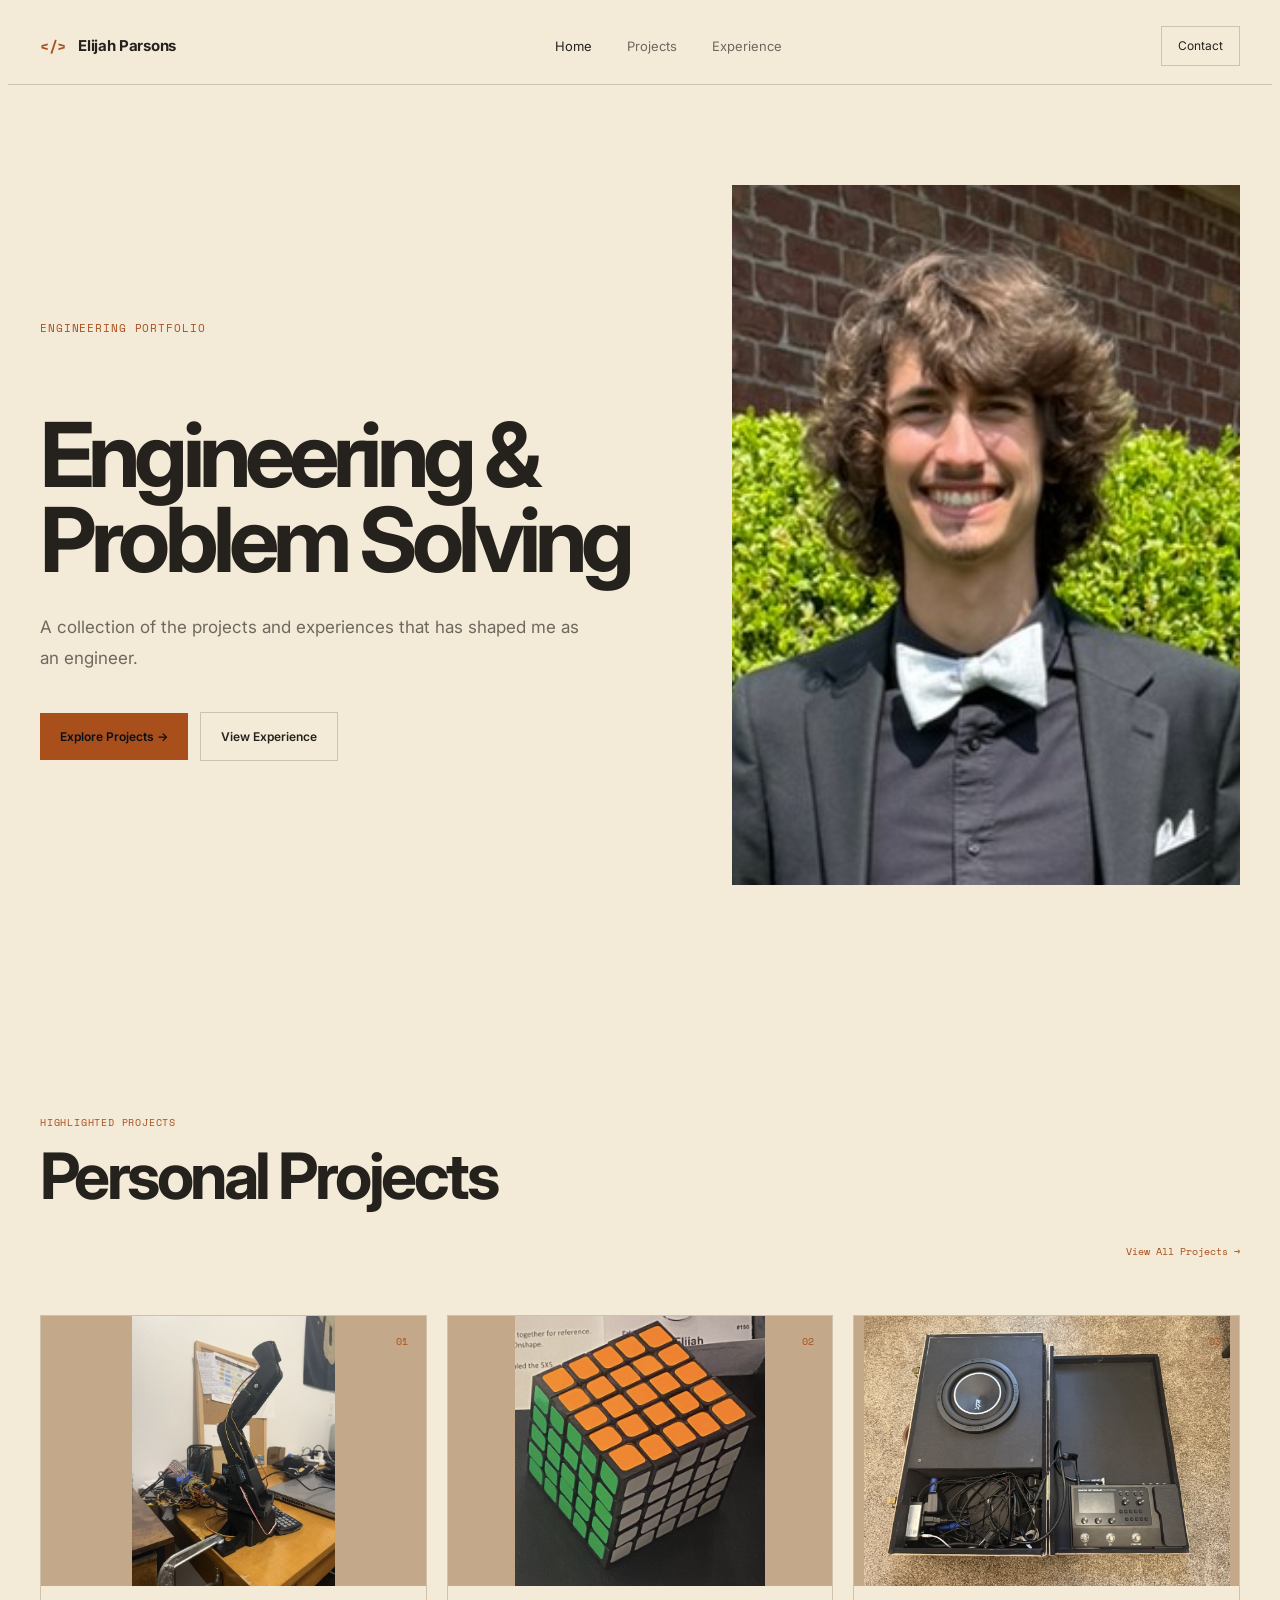
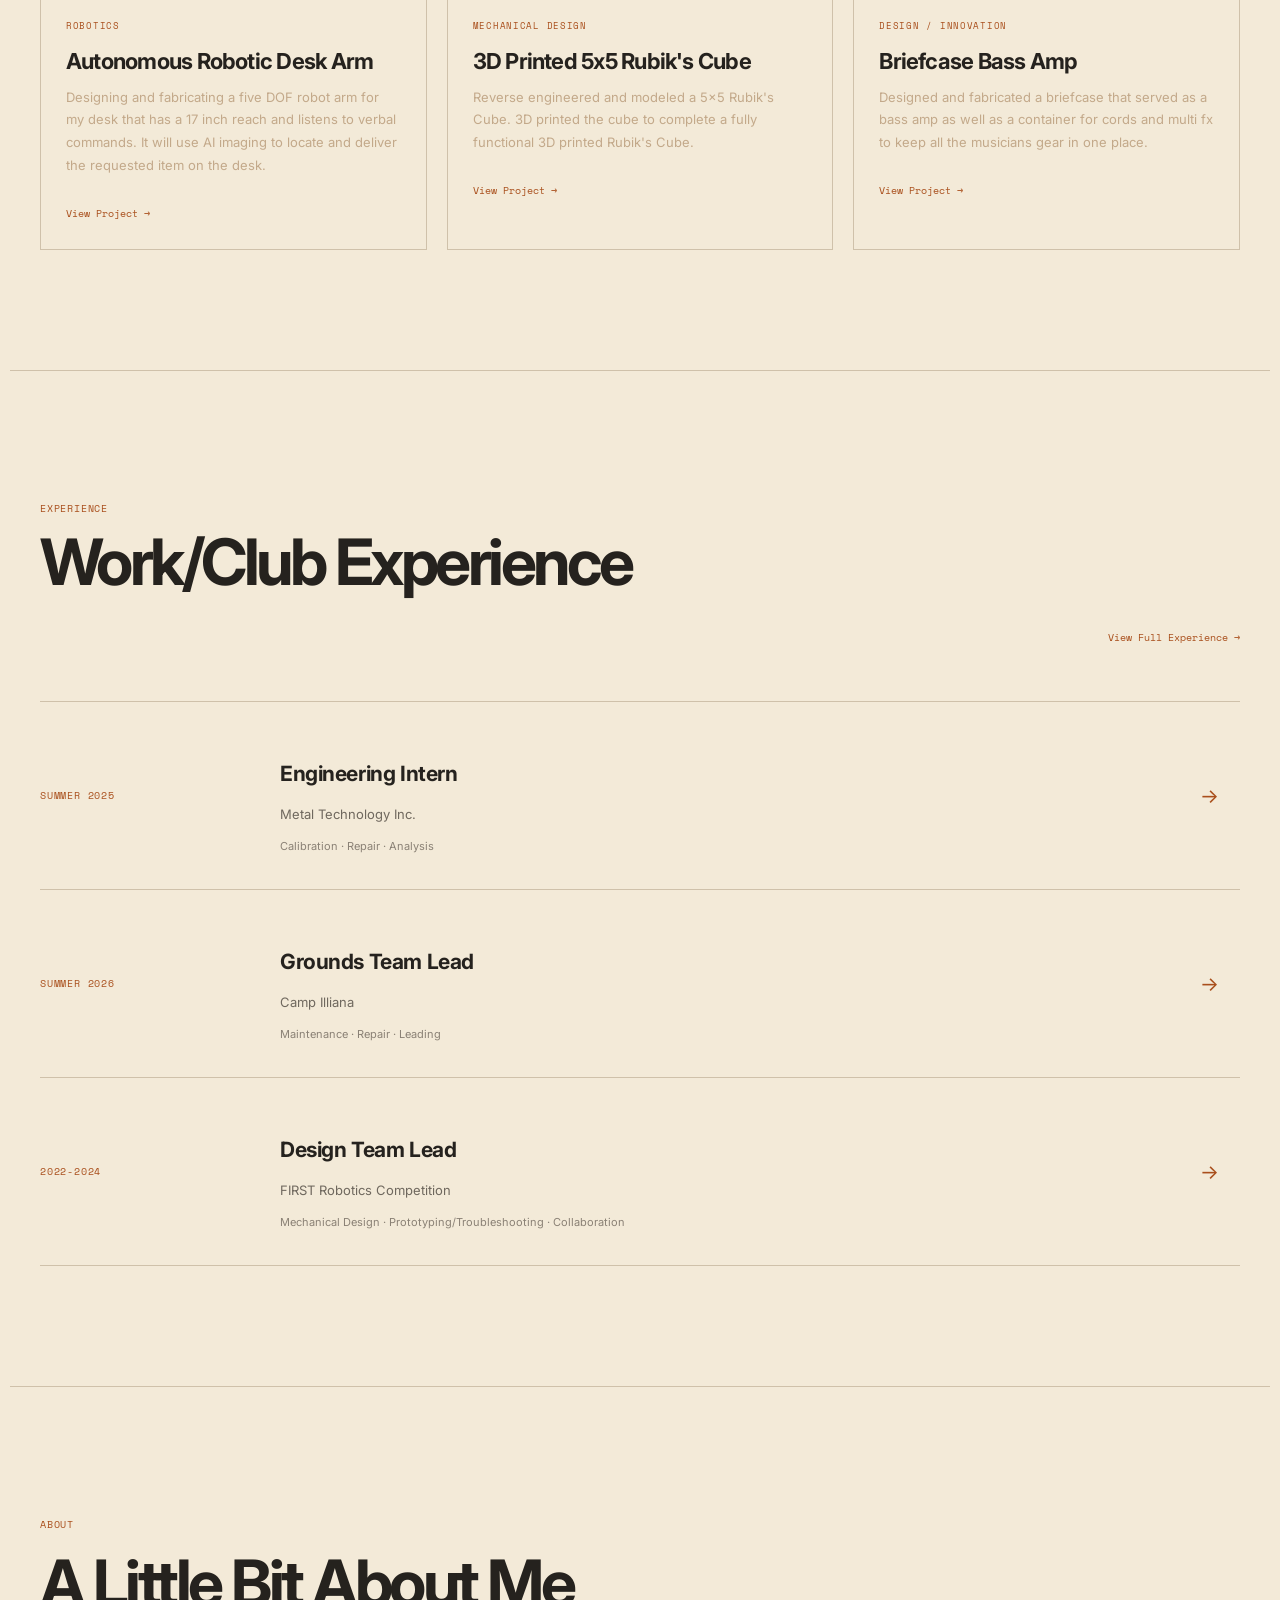
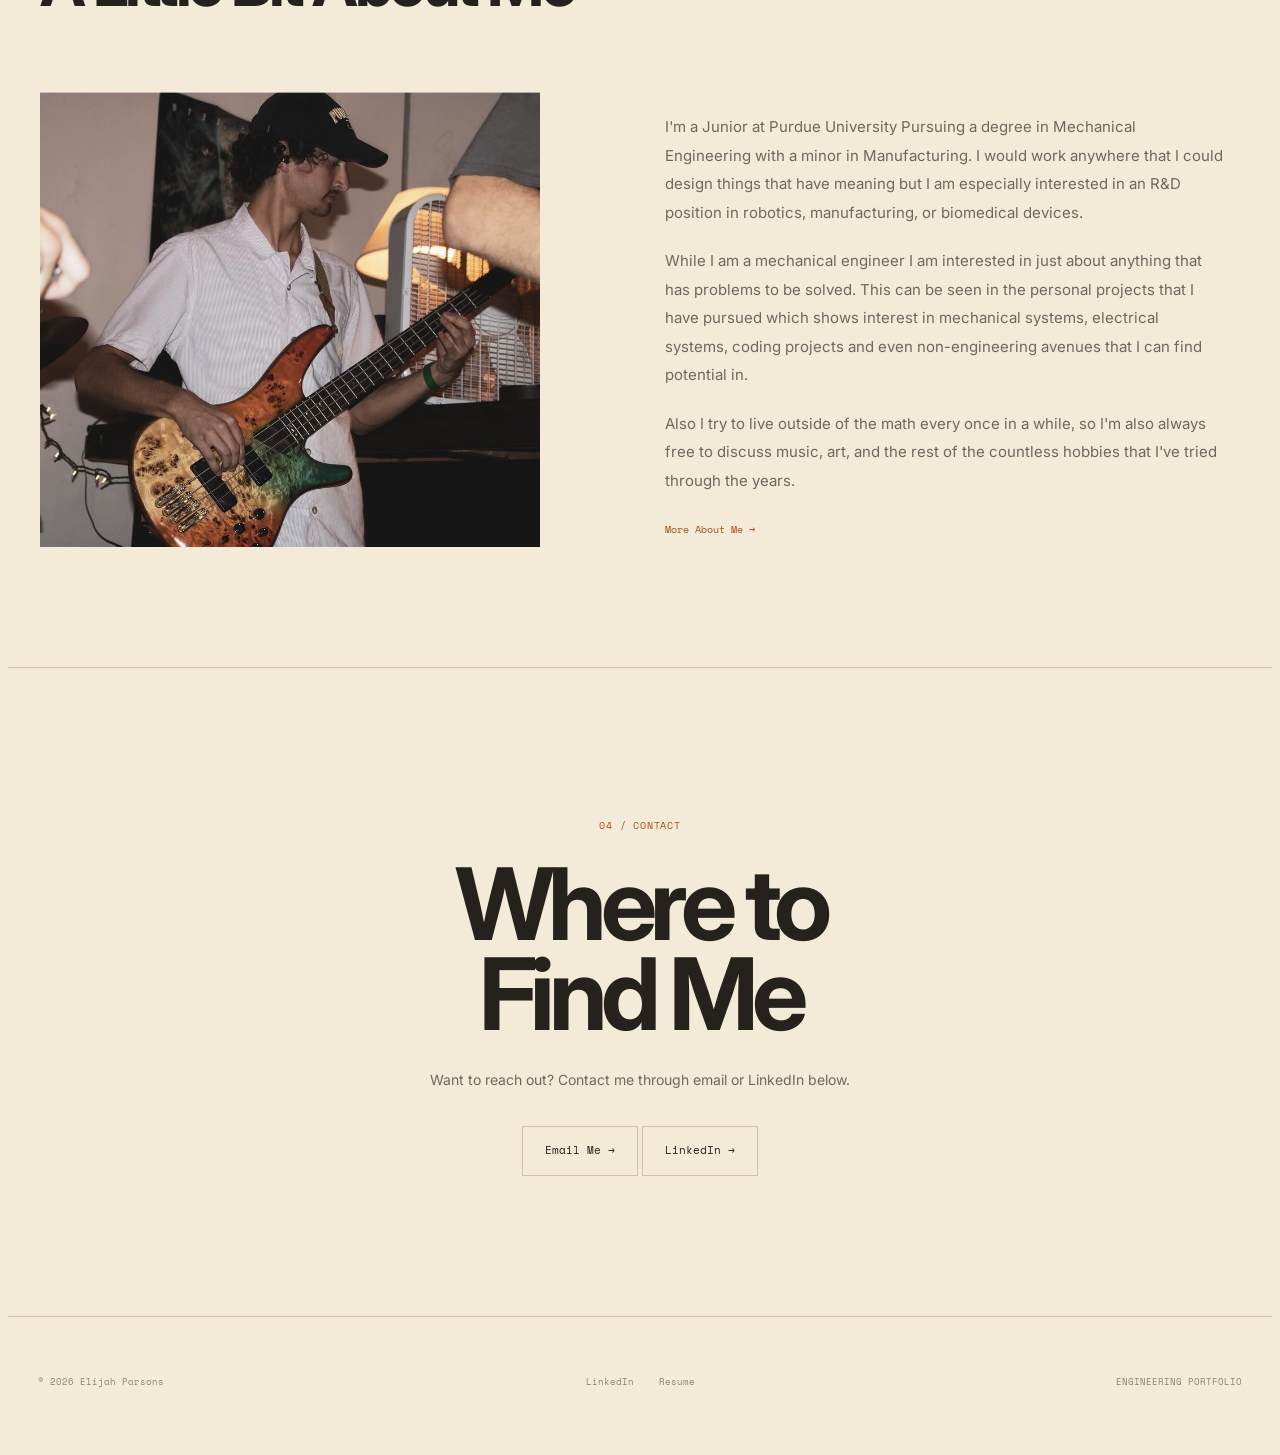
<file: index.html>
<!DOCTYPE html>
<html lang="en">
<head>
    <meta charset="UTF-8">
    <meta name="viewport" content="width=device-width, initial-scale=1.0">

    <title>Elijah Parsons | Engineering Portfolio</title>

    <link rel="stylesheet" href="css/style.css">

    <link rel="preconnect" href="https://fonts.googleapis.com">
    <link rel="preconnect" href="https://fonts.gstatic.com" crossorigin>
    <link href="https://fonts.googleapis.com/css2?family=Inter:wght@400;500;600;700;800&family=Space+Mono:wght@400;700&display=swap" rel="stylesheet">
</head>

<body>

<header class="navbar">
    <div class="nav-container">

        <a href="index.html" class="logo">
            <span class="logo-symbol">&lt;/&gt;</span>
            <span>Elijah Parsons</span>
        </a>

        <nav>
            <a href="index.html" class="active">Home</a>
            <a href="projects.html">Projects</a>
            <a href="experience.html">Experience</a>
        </nav>

        <a href="#contact" class="nav-contact">Contact</a>

    </div>
</header>


<main>

    <!-- HERO -->

    <section class="hero">

        <div class="hero-content">

            <p class="eyebrow">ENGINEERING PORTFOLIO</p>

            <h1>
                Engineering & Problem Solving<br>
            </h1>

            <p class="hero-description">
                A collection of the projects and experiences that has shaped me as an engineer.
            </p>

            <div class="hero-buttons">

                <a href="projects.html" class="button button-primary">
                    Explore Projects →
                </a>

                <a href="experience.html" class="button button-secondary">
                    View Experience
                </a>

            </div>

        </div>


        <div class="hero-image">
            <img src="images/headshot.jpg" alt="Engineering portfolio headshot">
        </div>

    </section>


    <!-- HIGHLIGHTED PROJECTS -->

    <section class="section">

        <div class="section-heading">

            <div>
                <p class="section-number">Highlighted Projects</p>

                <h2>Personal Projects</h2>
            </div>

            <a href="projects.html" class="section-link">
                View All Projects →
            </a>

        </div>


        <div class="featured-grid">


            <a href="projects/robotarm.html" class="featured-project">

                <div class="featured-image">
                    <img src="images/robotarmassembled1.jpg" alt="Project 1">
                    <span class="project-number">01</span>
                </div>

                <div class="featured-content">

                    <span class="project-type">Robotics</span>

                    <h3>Autonomous Robotic Desk Arm</h3>

                    <p>
                        Designing and fabricating a five DOF robot arm for my desk that has a 17 inch reach and listens to
                        verbal commands. It will use AI imaging to locate and deliver the requested item on the desk.
                    </p>

                    <span class="card-link">
                        View Project →
                    </span>

                </div>

            </a>


            <a href="projects/5x5cube.html" class="featured-project">

                <div class="featured-image">
                    <img src="images/complete5x5.png" alt="Project 2">
                    <span class="project-number">02</span>
                </div>

                <div class="featured-content">

                    <span class="project-type">Mechanical Design</span>

                    <h3>3D Printed 5x5 Rubik's Cube</h3>

                    <p>
                        Reverse engineered and modeled a 5x5 Rubik's Cube. 3D printed the cube to complete a fully 
                        functional 3D printed Rubik's Cube.
                    </p>

                    <span class="card-link">
                        View Project →
                    </span>

                </div>

            </a>


            <a href="projects/briefcaseamp.html" class="featured-project">

                <div class="featured-image">
                    <img src="images/briefcaseampcomplete.jpg" alt="Project 3">
                    <span class="project-number">03</span>
                </div>

                <div class="featured-content">

                    <span class="project-type">Design / Innovation</span>

                    <h3>Briefcase Bass Amp</h3>

                    <p>
                        Designed and fabricated a briefcase that served as a bass amp as well as a container for cords and multi 
                        fx to keep all the musicians gear in one place.
                    </p>

                    <span class="card-link">
                        View Project →
                    </span>

                </div>

            </a>

        </div>

    </section>


    <!-- EXPERIENCE -->

    <section class="section experience-preview">

        <div class="section-heading">

            <div>
                <p class="section-number">EXPERIENCE</p>

                <h2>Work/Club Experience</h2>
            </div>

            <a href="experience.html" class="section-link">
                View Full Experience →
            </a>

        </div>


        <div class="experience-list">


            <a href="experience.html#experience-1" class="experience-preview-item">

                <div class="experience-date">
                    Summer 2025
                </div>

                <div class="experience-info">

                    <h3>Engineering Intern</h3>

                    <p>Metal Technology Inc.</p>

                    <span>
                        Calibration · Repair · Analysis
                    </span>

                </div>

                <div class="experience-arrow">
                    →
                </div>

            </a>


            <a href="experience.html#experience-2" class="experience-preview-item">

                <div class="experience-date">
                    Summer 2026
                </div>

                <div class="experience-info">

                    <h3>Grounds Team Lead</h3>

                    <p>Camp Illiana</p>

                    <span>
                        Maintenance · Repair · Leading
                    </span>

                </div>

                <div class="experience-arrow">
                    →
                </div>

            </a>



            <a href="experience.html#experience-2" class="experience-preview-item">

                <div class="experience-date">
                    2022-2024
                </div>

                <div class="experience-info">

                    <h3>Design Team Lead</h3>

                    <p>FIRST Robotics Competition</p>

                    <span>
                        Mechanical Design · Prototyping/Troubleshooting · Collaboration
                    </span>

                </div>

                <div class="experience-arrow">
                    →
                </div>

            </a>


        </div>

    </section>

    <!-- ABOUT -->
    <section class="about-preview">

        <!-- HEADING ABOVE BOTH COLUMNS -->
        <div class="about-heading">
            <p class="section-number">ABOUT</p>
            <h2>
                A Little Bit
                About Me
            </h2>
        </div>

        <!-- IMAGE AND DESCRIPTION SIDE BY SIDE -->
        <div class="about-content">

            <div class="about-image">
                <img
                    src="images/playingbass.png"
                    alt="Playing bass"
                >
            </div>

            <div class="about-description">
                <p>
                    I'm a Junior at Purdue University Pursuing a degree in Mechanical Engineering with a minor in Manufacturing.
                    I would work anywhere that I could design things that have meaning but I am especially interested in an R&D
                    position in robotics, manufacturing, or biomedical devices.
                </p>

                <p>
                    While I am a mechanical engineer I am interested in just about anything that has problems to be solved.
                    This can be seen in the personal projects that I have pursued which shows interest in mechanical systems,
                    electrical systems, coding projects and even non-engineering avenues that I can find potential in.
                </p>

                <p>
                    Also I try to live outside of the math every once in a while, so I'm also always free to discuss music, art,
                    and the rest of the countless hobbies that I've tried through the years.
                </p>

                <a href="experience.html" class="card-link">
                    More About Me →
                </a>
            </div>

        </div>
    </section>


    <!-- CONTACT -->

    <section id="contact" class="contact-section">

        <p class="section-number">04 / CONTACT</p>

        <h2>
            Where to<br>
            Find Me
        </h2>

        <p>
            Want to reach out? Contact me through email or LinkedIn below.
        </p>

        <!-- EMAIL -->
        <a href="mailto:parson48@purdue.edu" class="contact-button">
            Email Me →
        </a>

        <!-- LINKEDIN -->
        <a href="https://www.linkedin.com/in/elijah-parsons-ba63a1383"
        class="contact-button" 
        target="_blank" 
        rel="noopener noreferrer">
            LinkedIn →
        </a>

    </section>

</main>


<footer>

    <span>© 2026 Elijah Parsons</span>

    <div>
        <a href="https://www.linkedin.com/in/elijah-parsons-ba63a1383">LinkedIn</a>
        <a href="/images/Resume.pdf">Resume</a>
    </div>

    <span>ENGINEERING PORTFOLIO</span>

</footer>

</body>
</html>
</file>
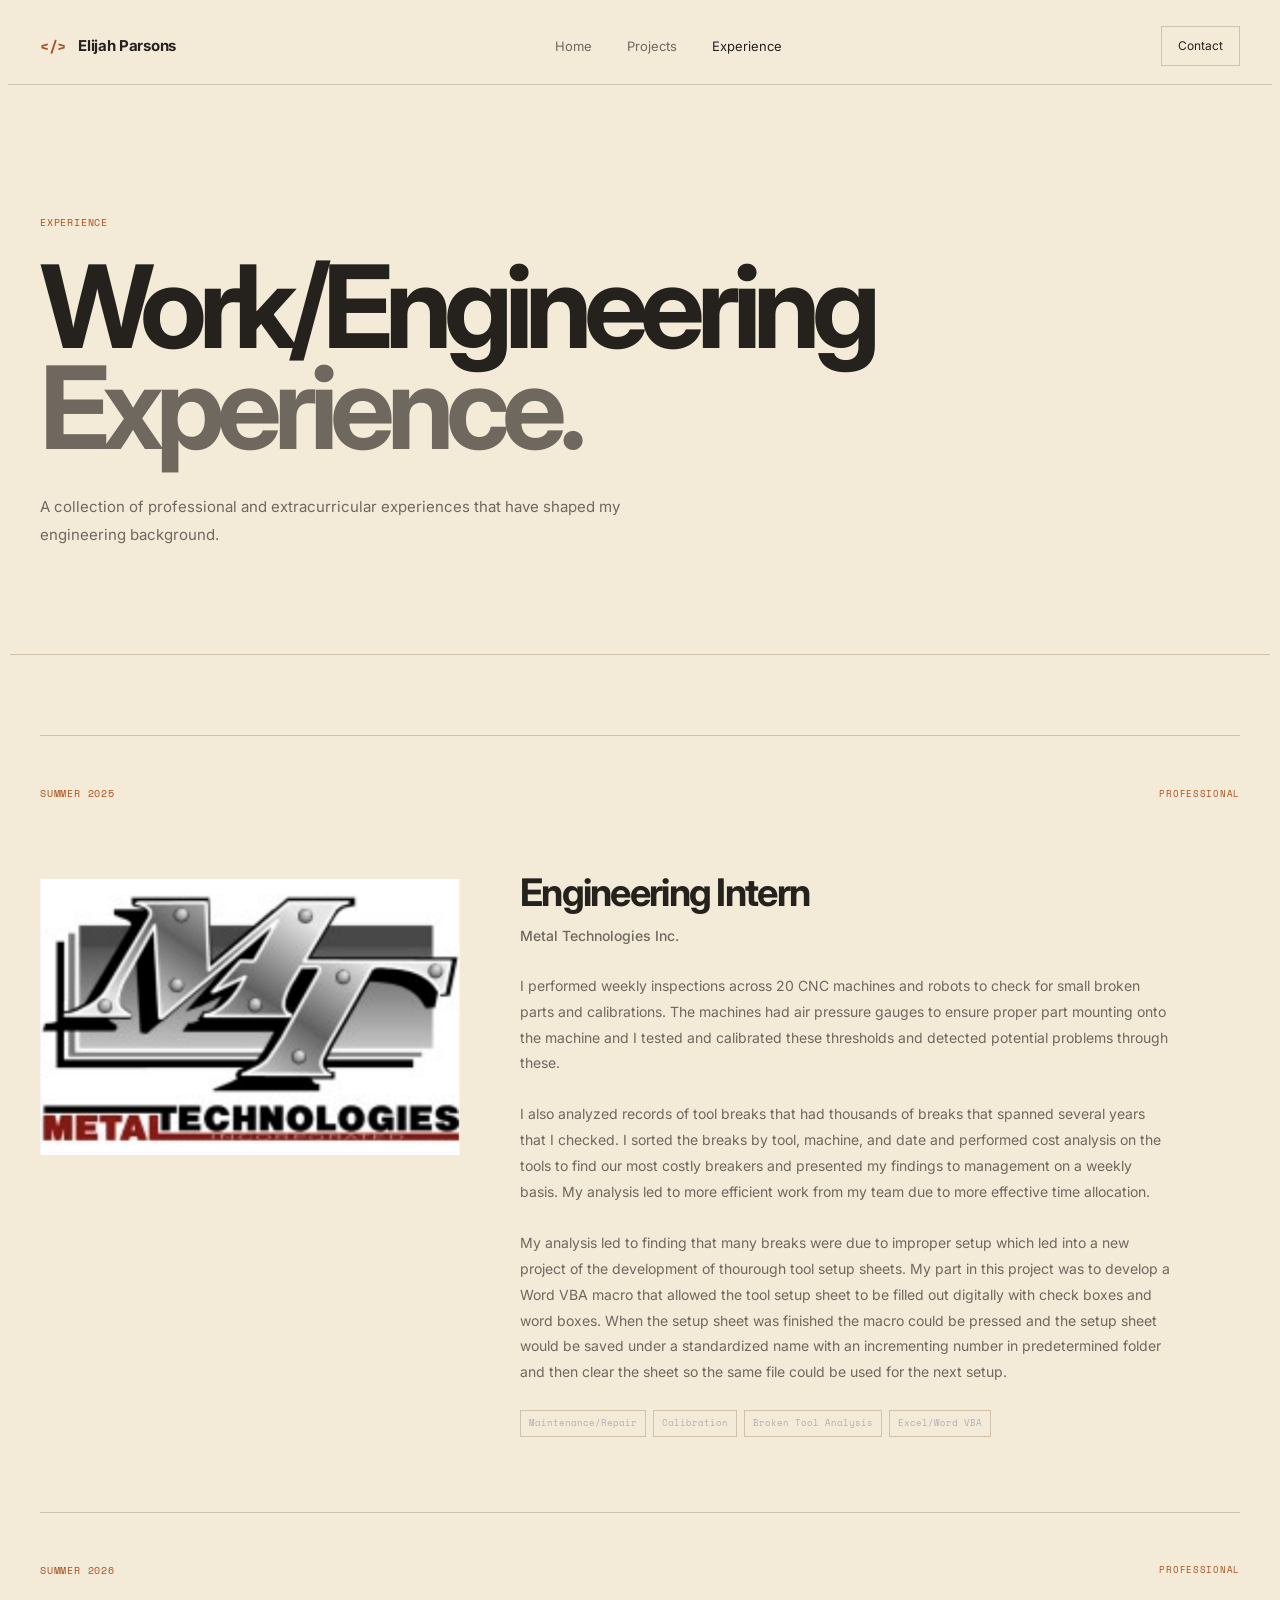
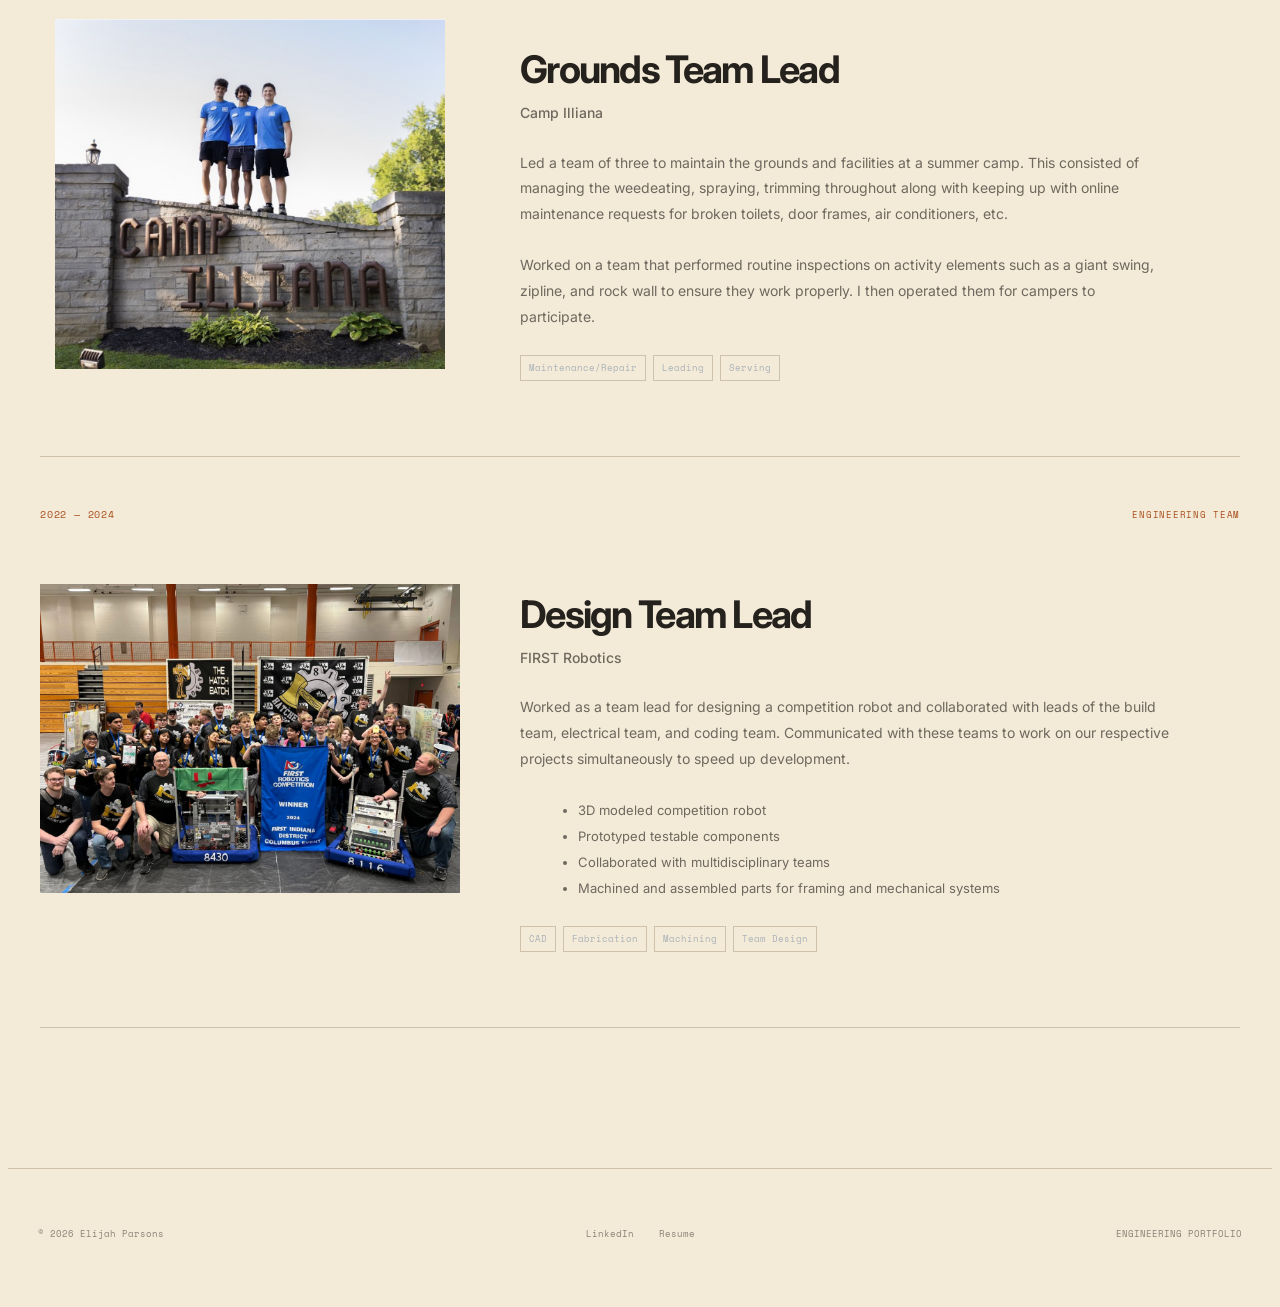
<file: experience.html>
<!DOCTYPE html>
<html lang="en">

<head>
    <meta charset="UTF-8">
    <meta name="viewport" content="width=device-width, initial-scale=1.0">

    <title>Experience | Elijah Parsons</title>

    <link rel="stylesheet" href="css/style.css">

    <link rel="preconnect" href="https://fonts.googleapis.com">
    <link rel="preconnect" href="https://fonts.gstatic.com" crossorigin>
    <link href="https://fonts.googleapis.com/css2?family=Inter:wght@400;500;600;700;800&family=Space+Mono:wght@400;700&display=swap" rel="stylesheet">
</head>

<body>

<header class="navbar">

    <div class="nav-container">

        <a href="index.html" class="logo">
            <span class="logo-symbol">&lt;/&gt;</span>
            <span>Elijah Parsons</span>
        </a>

        <nav>
            <a href="index.html">Home</a>
            <a href="projects.html">Projects</a>
            <a href="experience.html" class="active">Experience</a>
        </nav>

        <a href="index.html#contact" class="nav-contact">
            Contact
        </a>

    </div>

</header>


<main>

    <section class="page-header">

        <p class="section-number">EXPERIENCE</p>

        <h1>
            Work/Engineering<br>
            <span>Experience.</span>
        </h1>

        <p>
            A collection of professional
            and extracurricular experiences that have shaped
            my engineering background.
        </p>

    </section>


    <section class="experience-collection">


        <!-- EXPERIENCE 1 -->

        <article id="experience-1" class="experience-card">

            <div class="experience-card-header">

                <span class="experience-date">
                    Summer 2025
                </span>

                <span class="project-type">
                    PROFESSIONAL
                </span>

            </div>


            <div class="experience-card-body">

                <div class="experience-image">
                    <img
                        src="images/metaltech.png"
                        alt="Engineering internship"
                    >
                </div>


                <div class="experience-details">

                    <h2>
                        Engineering Intern
                    </h2>

                    <h3>
                        Metal Technologies Inc.
                    </h3>

                    <p>
                        I performed weekly inspections across 20 CNC machines and robots to check for small broken parts
                        and calibrations. The machines had air pressure gauges to ensure proper part mounting onto the 
                        machine and I tested and calibrated these thresholds and detected potential problems through these.
                    </p>

                    <p>
                        I also analyzed records of tool breaks that had thousands of breaks that spanned several years that
                        I checked. I sorted the breaks by tool, machine, and date and performed cost analysis on the tools 
                        to find our most costly breakers and presented my findings to management on a weekly basis. My analysis
                        led to more efficient work from my team due to more effective time allocation.
                    </p>

                    <p>
                        My analysis led to finding that many breaks were due to improper setup which led into a new project of
                        the development of thourough tool setup sheets. My part in this project was to develop a Word VBA 
                        macro that allowed the tool setup sheet to be filled out digitally with check boxes and word boxes.
                        When the setup sheet was finished the macro could be pressed and the setup sheet would be saved under 
                        a standardized name with an incrementing number in predetermined folder and then clear the sheet so 
                        the same file could be used for the next setup.
                    </p>

                    <div class="tags">
                        <span>Maintenance/Repair</span>
                        <span>Calibration</span>
                        <span>Broken Tool Analysis</span>
                        <span>Excel/Word VBA</span>
                    </div>

                </div>

            </div>

        </article>


        <!-- EXPERIENCE 2 -->

        <article id="experience-2" class="experience-card">

            <div class="experience-card-header">

                <span class="experience-date">
                    Summer 2026
                </span>

                <span class="project-type">
                    Professional
                </span>

            </div>


            <div class="experience-card-body">

                <div class="experience-image">
                    <img
                        src="images/campilliana.png"
                        alt="Engineering research"
                    >
                </div>


                <div class="experience-details">

                    <h2>
                        Grounds Team Lead
                    </h2>

                    <h3>
                        Camp Illiana
                    </h3>

                    <p>
                        Led a team of three to maintain the grounds and facilities at a summer camp. This consisted of
                        managing the weedeating, spraying, trimming throughout along with keeping up with online
                        maintenance requests for broken toilets, door frames, air conditioners, etc.
                    </p>

                    <p>
                        Worked on a team that performed routine inspections on activity elements such as a giant swing,
                        zipline, and rock wall to ensure they work properly. I then operated them for campers to participate.
                    </p>

                    <div class="tags">
                        <span>Maintenance/Repair</span>
                        <span>Leading</span>
                        <span>Serving</span>
                    </div>

                </div>

            </div>

        </article>


        <!-- EXPERIENCE 3 -->

        <article id="experience-3" class="experience-card">

            <div class="experience-card-header">

                <span class="experience-date">
                    2022 — 2024
                </span>

                <span class="project-type">
                    ENGINEERING TEAM
                </span>

            </div>


            <div class="experience-card-body">

                <div class="experience-image">
                    <img
                        src="images/FIRSTpicture.png"
                        alt="Student engineering team"
                    >
                </div>


                <div class="experience-details">

                    <h2>
                        Design Team Lead
                    </h2>

                    <h3>
                        FIRST Robotics
                    </h3>

                    <p>
                        Worked as a team lead for designing a competition robot and collaborated with leads of the 
                        build team, electrical team, and coding team. Communicated with these teams to work on our
                        respective projects simultaneously to speed up development.
                    </p>

                    <ul>
                        <li>
                            3D modeled competition robot
                        </li>

                        <li>
                            Prototyped testable components
                        </li>

                        <li>
                            Collaborated with multidisciplinary teams
                        </li>

                        <li>
                            Machined and assembled parts for framing and mechanical systems
                        </li>
                    </ul>

                    <div class="tags">
                        <span>CAD</span>
                        <span>Fabrication</span>
                        <span>Machining</span>
                        <span>Team Design</span>
                    </div>

                </div>

            </div>

        </article>


    </section>

</main>


<footer>

    <span>© 2026 Elijah Parsons</span>

    <div>
        <a href="https://www.linkedin.com/in/elijah-parsons-ba63a1383">LinkedIn</a>
        <a href="/images/Resume.pdf">Resume</a>
    </div>

    <span>ENGINEERING PORTFOLIO</span>

</footer>

</body>
</html>
</file>
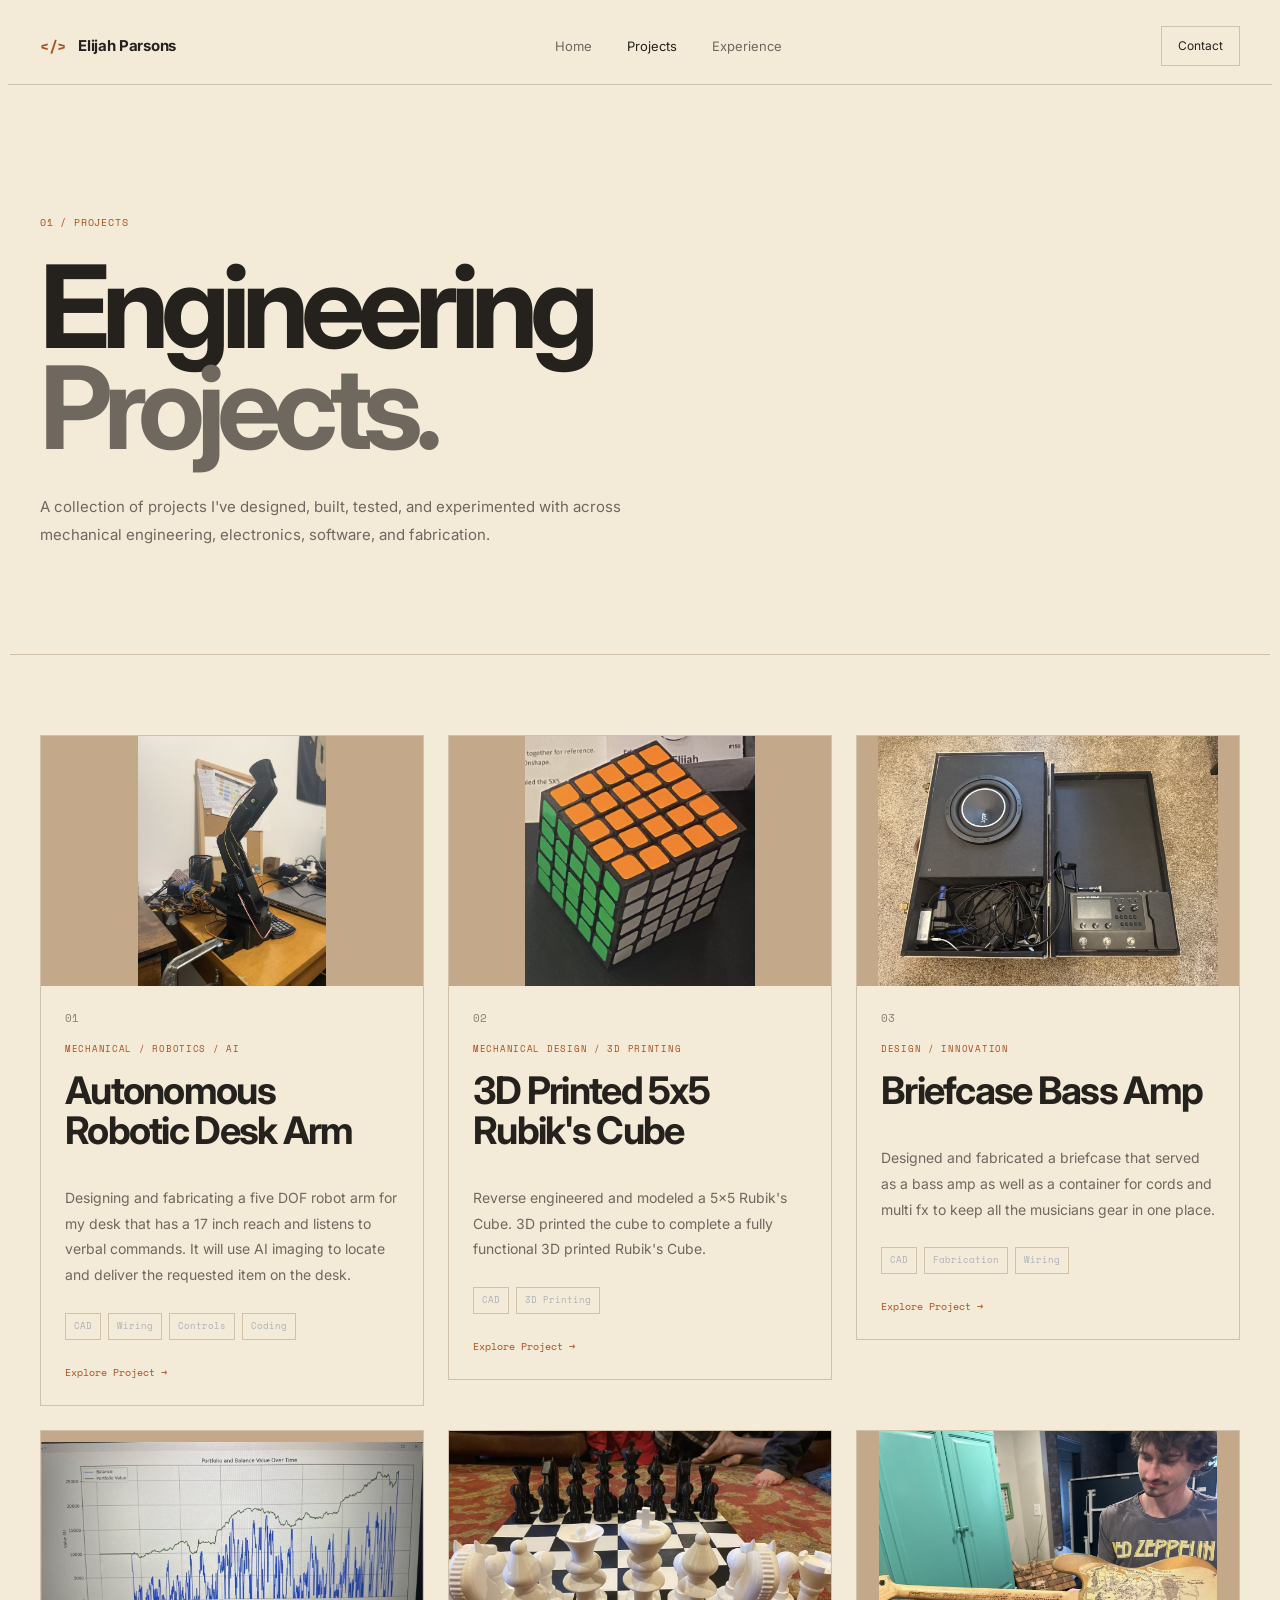
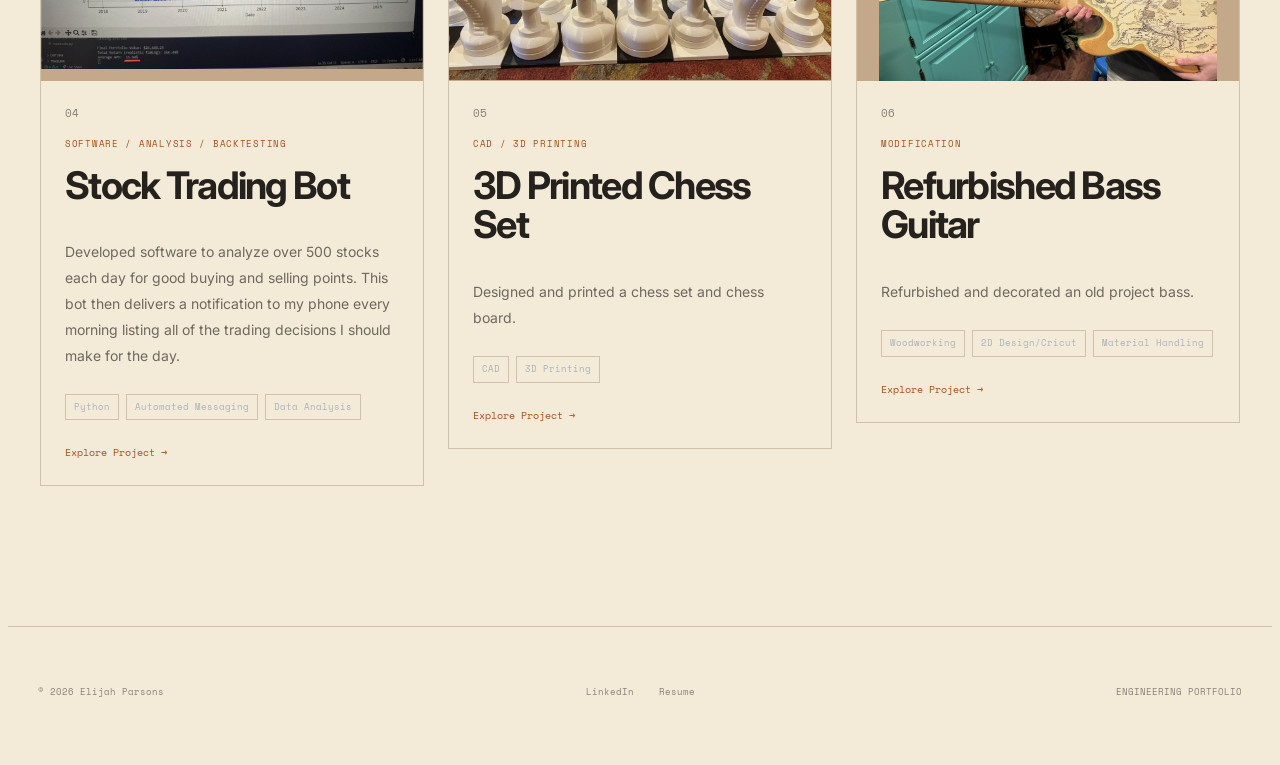
<file: projects.html>
<!DOCTYPE html>
<html lang="en">

<head>
    <meta charset="UTF-8">
    <meta name="viewport" content="width=device-width, initial-scale=1.0">

    <title>Projects | Elijah Parsons</title>

    <link rel="stylesheet" href="css/style.css">

    <link rel="preconnect" href="https://fonts.googleapis.com">
    <link rel="preconnect" href="https://fonts.gstatic.com" crossorigin>
    <link href="https://fonts.googleapis.com/css2?family=Inter:wght@400;500;600;700;800&family=Space+Mono:wght@400;700&display=swap" rel="stylesheet">
</head>

<body>

<header class="navbar">

    <div class="nav-container">

        <a href="index.html" class="logo">
            <span class="logo-symbol">&lt;/&gt;</span>
            <span>Elijah Parsons</span>
        </a>

        <nav>
            <a href="index.html">Home</a>
            <a href="projects.html" class="active">Projects</a>
            <a href="experience.html">Experience</a>
        </nav>

        <a href="index.html#contact" class="nav-contact">
            Contact
        </a>

    </div>

</header>


<main>

    <section class="page-header">

        <p class="section-number">01 / PROJECTS</p>

        <h1>
            Engineering<br>
            <span>Projects.</span>
        </h1>

        <p>
            A collection of projects I've designed, built, tested,
            and experimented with across mechanical engineering,
            electronics, software, and fabrication.
        </p>

    </section>


    <section class="project-collection">


        <!-- PROJECT 1 -->

        <a href="projects/robotarm.html" class="project-row">

            <div class="project-row-image">
                <img src="images/robotarmassembled1.jpg" alt="Autonomous robotic system">
            </div>

            <div class="project-row-content">

                <div class="project-row-number">01</div>

                <span class="project-type">
                    MECHANICAL / ROBOTICS / AI
                </span>

                <h2>
                    Autonomous Robotic Desk Arm
                </h2>

                <p>
                    Designing and fabricating a five DOF robot arm for my desk that has a 17 inch reach and listens to
                    verbal commands. It will use AI imaging to locate and deliver the requested item on the desk.
                </p>

                <div class="tags">
                    <span>CAD</span>
                    <span>Wiring</span>
                    <span>Controls</span>
                    <span>Coding</span>
                </div>

                <span class="card-link">
                    Explore Project →
                </span>

            </div>

        </a>


        <!-- PROJECT 2 -->

        <a href="projects/5x5cube.html" class="project-row">

            <div class="project-row-image">
                <img src="images/complete5x5.png" alt="Embedded control system">
            </div>

            <div class="project-row-content">

                <div class="project-row-number">02</div>

                <span class="project-type">
                    Mechanical Design / 3D Printing
                </span>

                <h2>
                    3D Printed 5x5 Rubik's Cube
                </h2>

                <p>
                    Reverse engineered and modeled a 5x5 Rubik's Cube. 3D printed the cube to complete a fully 
                    functional 3D printed Rubik's Cube.
                </p>

                <div class="tags">
                    <span>CAD</span>
                    <span>3D Printing</span>
                </div>

                <span class="card-link">
                    Explore Project →
                </span>

            </div>

        </a>


        <!-- PROJECT 3 -->

        <a href="projects/briefcaseamp.html" class="project-row">

            <div class="project-row-image">
                <img src="images/briefcaseampcomplete.jpg" alt="Mechanical CAD assembly">
            </div>

            <div class="project-row-content">

                <div class="project-row-number">03</div>

                <span class="project-type">
                    Design / Innovation
                </span>

                <h2>
                    Briefcase Bass Amp
                </h2>

                <p>
                    Designed and fabricated a briefcase that served as a bass amp as well as a container for cords and multi 
                    fx to keep all the musicians gear in one place.
                </p>

                <div class="tags">
                    <span>CAD</span>
                    <span>Fabrication</span>
                    <span>Wiring</span>
                </div>

                <span class="card-link">
                    Explore Project →
                </span>

            </div>

        </a>


        <!-- PROJECT 4 -->

        <a href="projects/stocktrader.html" class="project-row">

            <div class="project-row-image">
                <img src="images/traderresults.jpg" alt="Engineering analysis software">
            </div>

            <div class="project-row-content">

                <div class="project-row-number">04</div>

                <span class="project-type">
                    SOFTWARE / ANALYSIS / BACKTESTING
                </span>

                <h2>
                    Stock Trading Bot
                </h2>

                <p>
                    Developed software to analyze over 500 stocks each day for good buying and selling points. This bot
                    then delivers a notification to my phone every morning listing all of the trading decisions I should 
                    make for the day.
                </p>

                <div class="tags">
                    <span>Python</span>
                    <span>Automated Messaging</span>
                    <span>Data Analysis</span>
                </div>

                <span class="card-link">
                    Explore Project →
                </span>

            </div>

        </a>


        <!-- PROJECT 5 -->

        <a href="projects/printedchessset.html" class="project-row">

            <div class="project-row-image">
                <img src="images/chessside.jpg" alt="Engineering analysis software">
            </div>

            <div class="project-row-content">

                <div class="project-row-number">05</div>

                <span class="project-type">
                    CAD / 3D Printing
                </span>

                <h2>
                    3D Printed Chess Set
                </h2>

                <p>
                    Designed and printed a chess set and chess board.
                </p>

                <div class="tags">
                    <span>CAD</span>
                    <span>3D Printing</span>
                </div>

                <span class="card-link">
                    Explore Project →
                </span>

            </div>

        </a>


        <!-- PROJECT 6 -->

        <a href="projects/refurbishedbass.html" class="project-row">

            <div class="project-row-image">
                <img src="images/bassholding.jpg" alt="Engineering analysis software">
            </div>

            <div class="project-row-content">

                <div class="project-row-number">06</div>

                <span class="project-type">
                    Modification
                </span>

                <h2>
                    Refurbished Bass Guitar
                </h2>

                <p>
                    Refurbished and decorated an old project bass.
                </p>

                <div class="tags">
                    <span>Woodworking</span>
                    <span>2D Design/Cricut</span>
                    <span>Material Handling</span>
                </div>

                <span class="card-link">
                    Explore Project →
                </span>

            </div>

        </a>


    </section>

</main>


<footer>

    <span>© 2026 Elijah Parsons</span>

    <div>
        <a href="https://www.linkedin.com/in/elijah-parsons-ba63a1383">LinkedIn</a>
        <a href="/images/Resume.pdf">Resume</a>
    </div>

    <span>ENGINEERING PORTFOLIO</span>

</footer>

</body>
</html>
</file>
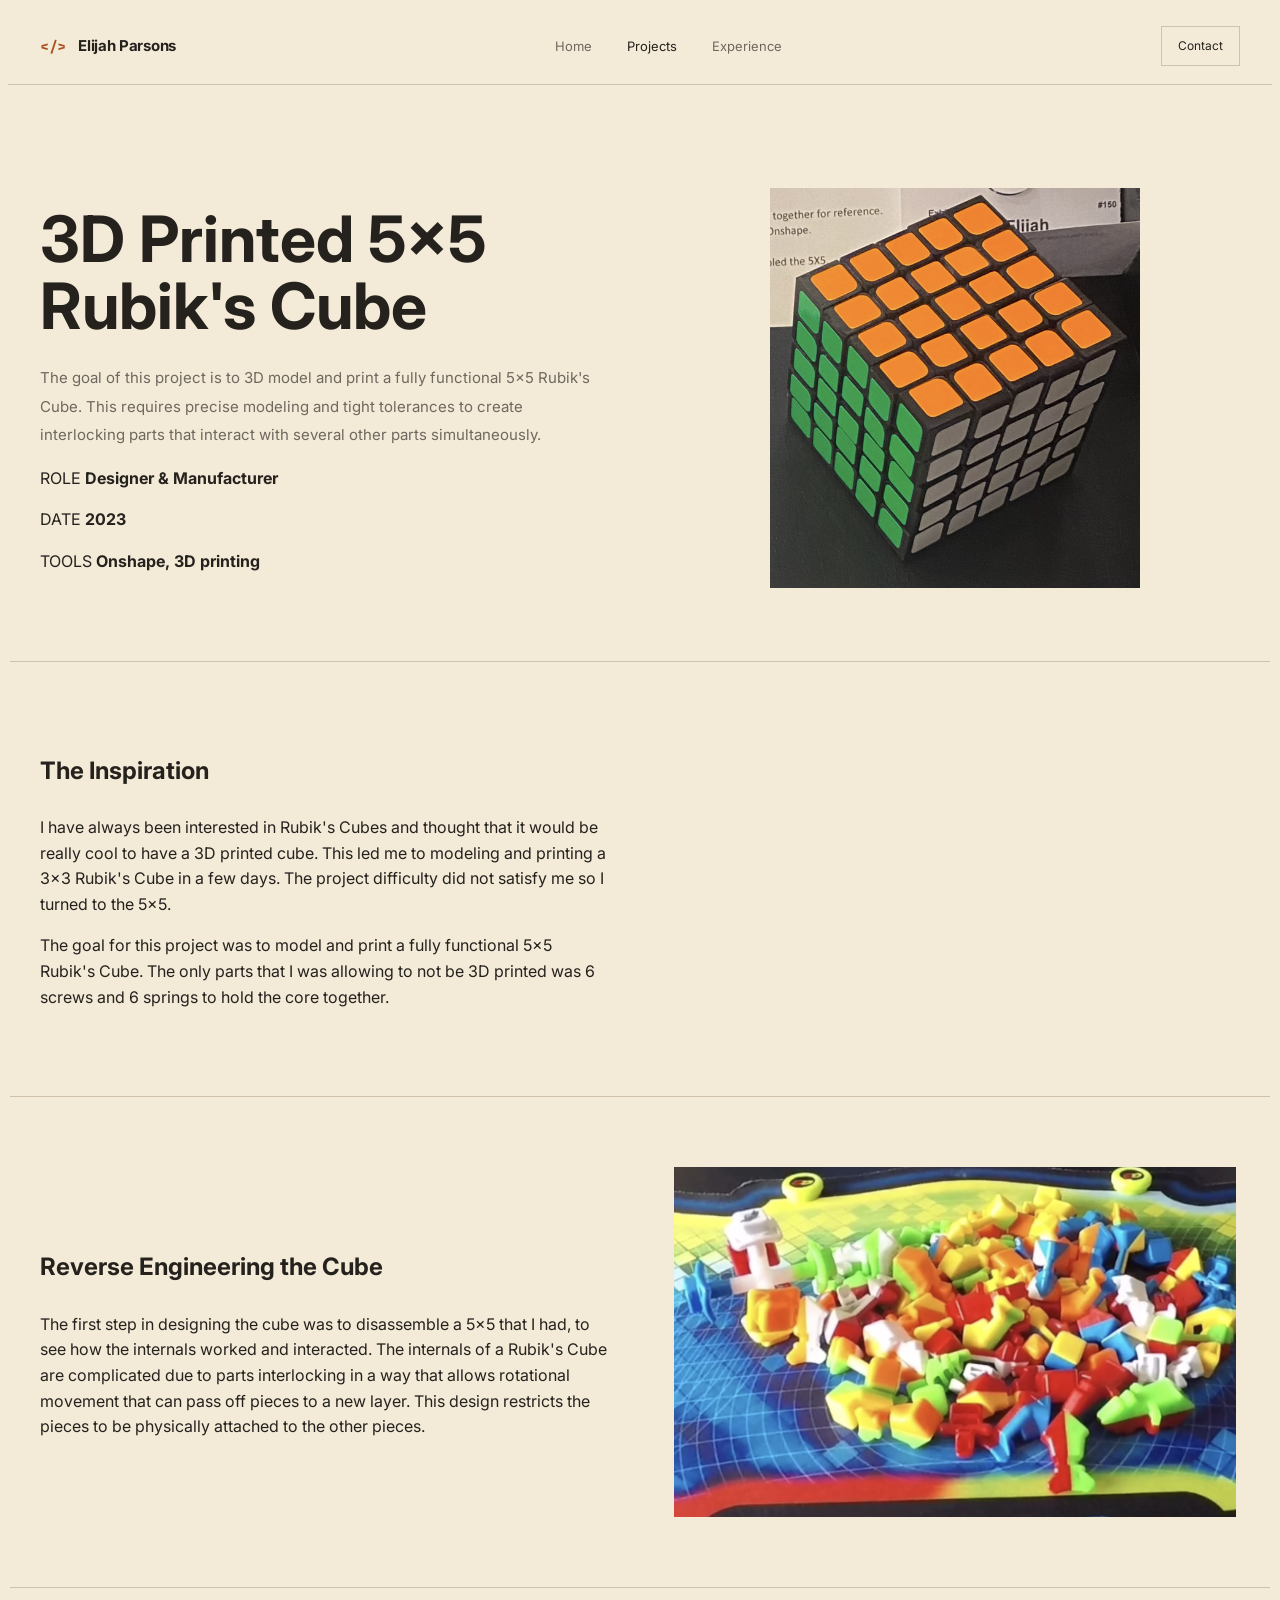
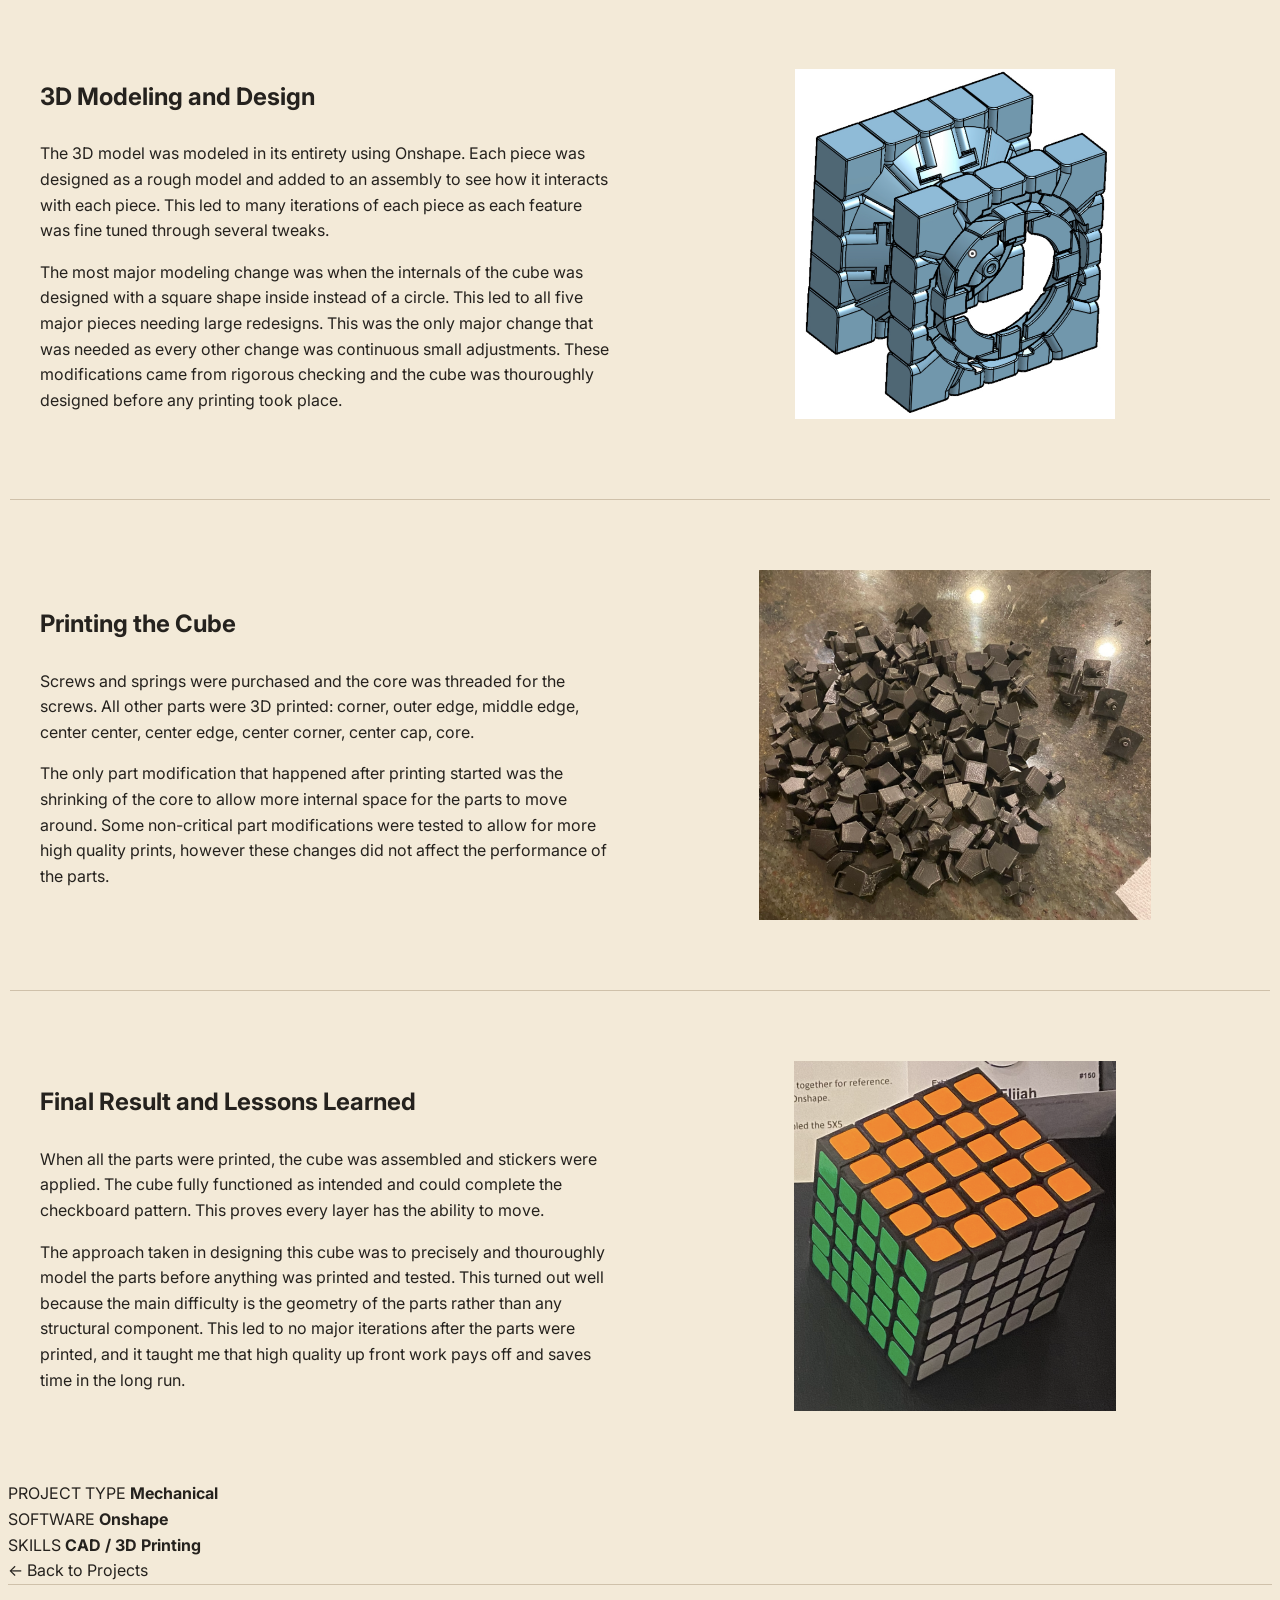
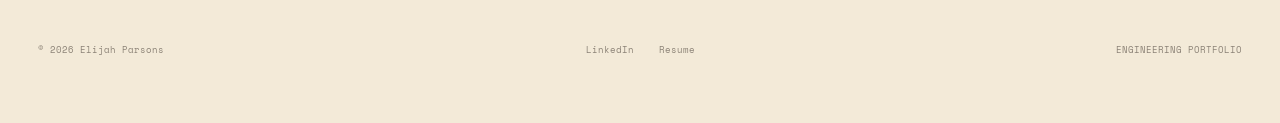
<file: projects/5x5cube.html>
<!DOCTYPE html>
<html lang="en">

<head>
    <meta charset="UTF-8">
    <meta name="viewport" content="width=device-width, initial-scale=1.0">

    <title>3D Printed 5x5 Rubik's Cube | Elijah Parsons</title>

    <link rel="stylesheet" href="../css/style.css">

    <link rel="preconnect" href="https://fonts.googleapis.com">
    <link rel="preconnect" href="https://fonts.gstatic.com" crossorigin>

    <link href="https://fonts.googleapis.com/css2?family=Inter:wght@400;500;600;700;800&family=Space+Mono:wght@400;700&display=swap" rel="stylesheet">
</head>

<body>


<!-- =========================================================
     NAVIGATION
========================================================= -->

<header class="navbar">

    <div class="nav-container">

        <a href="../index.html" class="logo">
            <span class="logo-symbol">&lt;/&gt;</span>
            <span>Elijah Parsons</span>
        </a>

        <nav>
            <a href="../index.html">Home</a>
            <a href="../projects.html" class="active">Projects</a>
            <a href="../experience.html">Experience</a>
        </nav>

        <a href="../index.html#contact" class="nav-contact">
            Contact
        </a>

    </div>

</header>


<main>


<!-- PROJECT INTRODUCTION + MAIN IMAGE -->
<section class="project-detail-hero">

    <div class="project-detail-header">

        <h1>3D Printed 5x5 Rubik's Cube</h1>

        <p class="project-detail-intro">
            The goal of this project is to 3D model and print a fully functional 5x5 Rubik's Cube. This requires precise
            modeling and tight tolerances to create interlocking parts that interact with several other parts simultaneously.
        </p>

        <p>
            <span>ROLE</span>
            <strong>Designer & Manufacturer</strong>
        </p>

        <p>
            <span>DATE</span>
            <strong>2023</strong>
        </p>

        <p>
            <span>TOOLS</span>
            <strong>Onshape, 3D printing</strong>
        </p>

    </div>

    <div class="project-detail-image">
        <img
            src="../images/complete5x5.png"
            alt="Completed 3D printed 5x5 Rubik's Cube"
        >
    </div>

</section>


<!-- =========================================================
     01 — OVERVIEW
========================================================= -->

<section class="project-detail-section">

    <div class="project-detail-content">

        <h2>
            The Inspiration
        </h2>

        <p>
            I have always been interested in Rubik's Cubes and thought that it would be really cool to have a 3D printed
            cube. This led me to modeling and printing a 3x3 Rubik's Cube in a few days. The project difficulty did not
            satisfy me so I turned to the 5x5.
        </p>

        <p>
            The goal for this project was to model and print a fully functional 5x5 Rubik's Cube. The only parts that I
            was allowing to not be 3D printed was 6 screws and 6 springs to hold the core together.
        </p>

    </div>

</section>


<!-- =========================================================
     03 — Reverse Engineering
========================================================= -->

<section class="project-detail-section">

    <div class="project-detail-content">

        <h2>
            Reverse Engineering the Cube
        </h2>

        <p>
            The first step in designing the cube was to disassemble a 5x5 that I had, to see how the internals worked and
            interacted. The internals of a Rubik's Cube are complicated due to parts interlocking in a way that allows
            rotational movement that can pass off pieces to a new layer. This design restricts the pieces to be physically
            attached to the other pieces.
        </p>

        <p>
            
        </p>

    </div>

    <div class="project-detail-image">

        <img
            src="../images/5x5disassembled.png"
            alt="PROJECT design"
        >

    </div>

</section>


<!-- =========================================================
     04 — 3D Modeling and Design
========================================================= -->

<section class="project-detail-section">

    <div class="project-detail-content">

        <h2>
            3D Modeling and Design
        </h2>

        <p>
            The 3D model was modeled in its entirety using Onshape. Each piece was designed as a rough model and 
            added to an assembly to see how it interacts with each piece. This led to many iterations of each piece as 
            each feature was fine tuned through several tweaks.
        </p>

        <p>
            The most major modeling change was when the internals of the cube was designed with a square shape inside instead
            of a circle. This led to all five major pieces needing large redesigns. This was the only major change that was
            needed as every other change was continuous small adjustments. These modifications came from rigorous checking
            and the cube was thouroughly designed before any printing took place.
        </p>

        <!-- Optional image for calculations / FEA / graphs -->

    </div>

    <div class="project-detail-image">

        <img
            src="../images/5x5CAD.png"
            alt="Engineering analysis"
        >

    </div>

</section>


<!-- =========================================================
     05 — Mechanical Fabrication
========================================================= -->

<section class="project-detail-section">

    <div class="project-detail-content">

        <h2>
            Printing the Cube
        </h2>

        <p>
            Screws and springs were purchased and the core was threaded for the screws.
            All other parts were 3D printed:
            corner, outer edge, middle edge, center center, center edge, center corner, center cap, core.
        </p>

        <p>
            The only part modification that happened after printing started was the shrinking of the core to allow 
            more internal space for the parts to move around. Some non-critical part modifications were tested to 
            allow for more high quality prints, however these changes did not affect the performance of the parts.
        </p>

    </div>

    <div class="project-detail-image">

        <img
            src="../images/printed5x5disassembled.png"
            alt="Project testing"
        >

    </div>
        

</section>


<!-- =========================================================
     06 — final results and lessons learned
========================================================= -->

<section class="project-detail-section">

    <div class="project-detail-content">

        <h2>
            Final Result and Lessons Learned
        </h2>

        <p>
            When all the parts were printed, the cube was assembled and stickers were applied. The cube fully functioned as
            intended and could complete the checkboard pattern. This proves every layer has the ability to move.
        </p>

        <p>
            The approach taken in designing this cube was to precisely and thouroughly model the parts before anything was
            printed and tested. This turned out well because the main difficulty is the geometry of the parts rather than
            any structural component. This led to no major iterations after the parts were printed, and
            it taught me that high quality up front work pays off and saves time in the long run.
        </p>

    </div>

    <div class="project-detail-image">

        <img
            src="../images/complete5x5.png"
            alt="Project testing"
        >

    </div>

</section>


<section class="project-detail-info">

    <div>
        <span>PROJECT TYPE</span>
        <strong>Mechanical</strong>
    </div>

    <div>
        <span>SOFTWARE</span>
        <strong>Onshape</strong>
    </div>

    <div>
        <span>SKILLS</span>
        <strong>CAD / 3D Printing</strong>
    </div>

</section>


<!-- =========================================================
     NAVIGATION
========================================================= -->

<section class="project-detail-back">

    <a href="../projects.html">
        ← Back to Projects
    </a>

</section>


</main>


<!-- =========================================================
     FOOTER
========================================================= -->

<footer>

    <span>© 2026 Elijah Parsons</span>

    <div>
        <a href="https://www.linkedin.com/in/elijah-parsons-ba63a1383">LinkedIn</a>
        <a href="/images/Resume.pdf">Resume</a>
    </div>

    <span>ENGINEERING PORTFOLIO</span>

</footer>


</body>
</html>
</file>
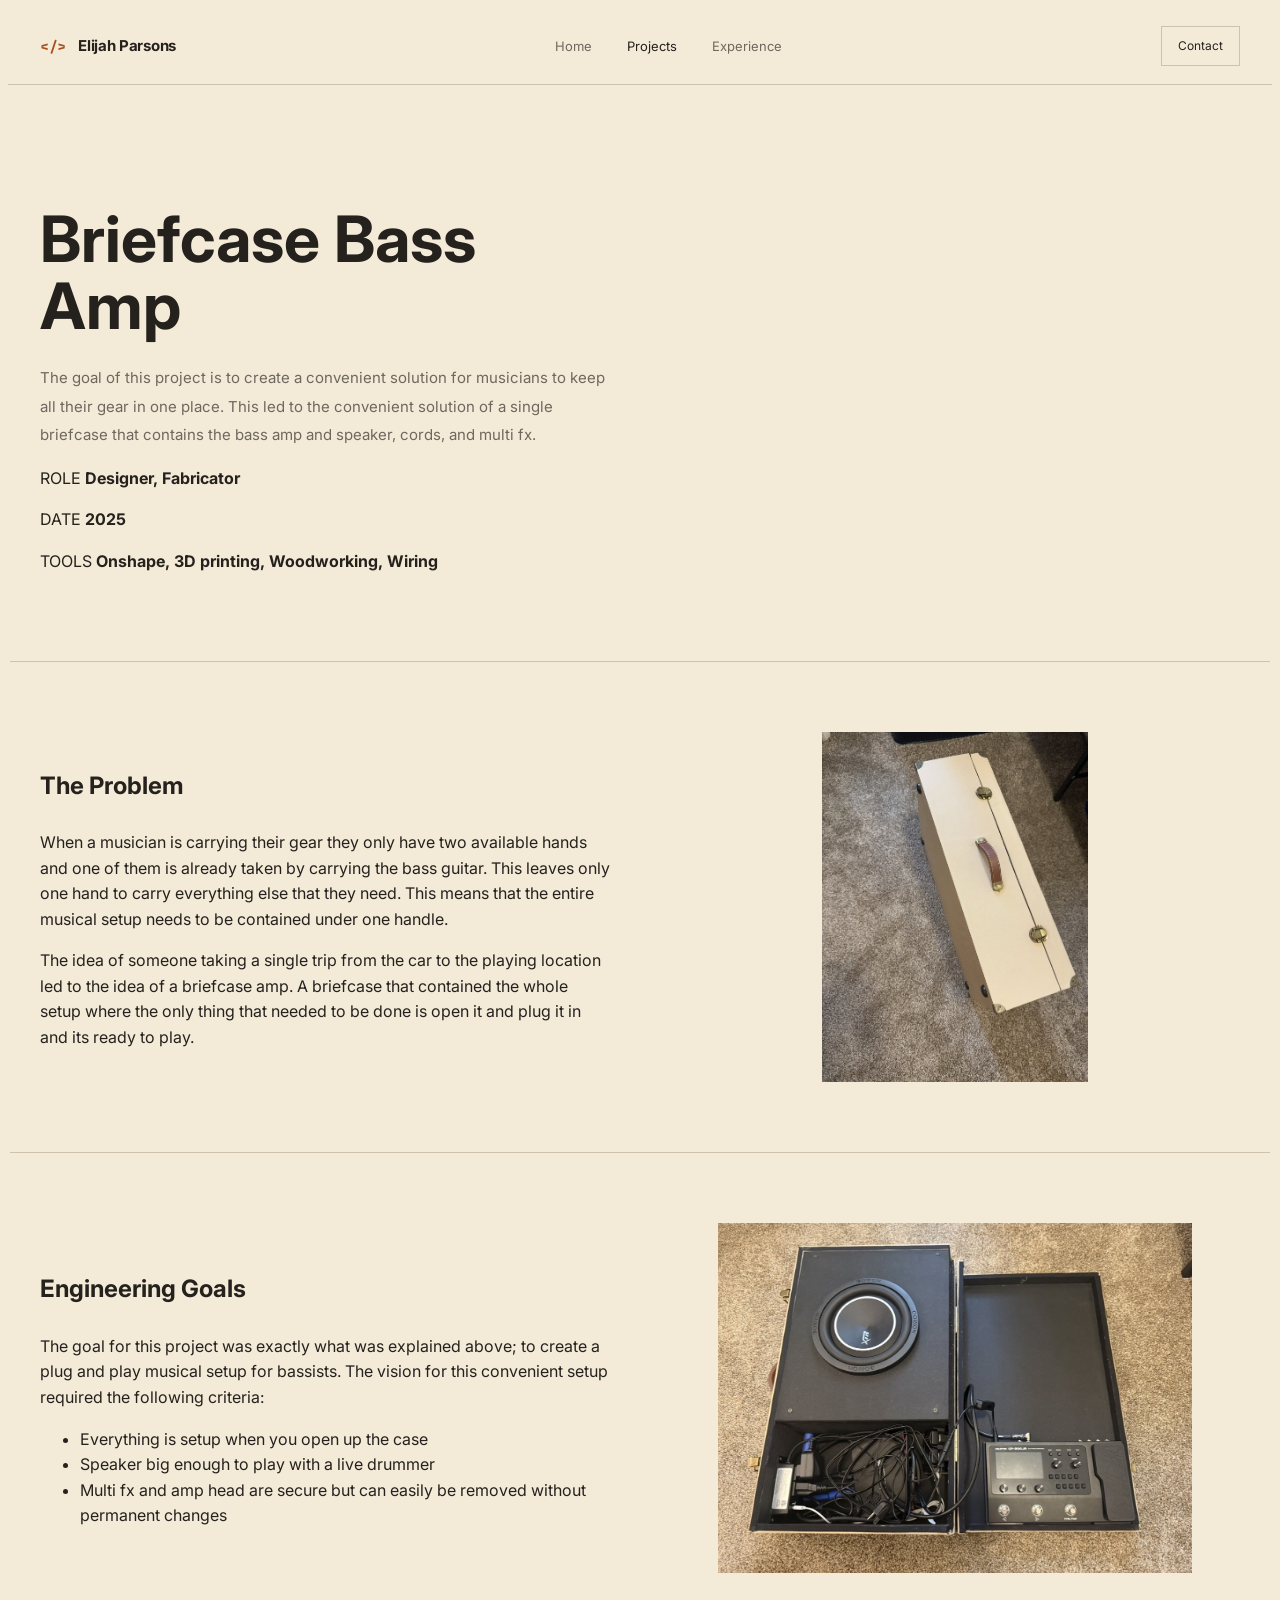
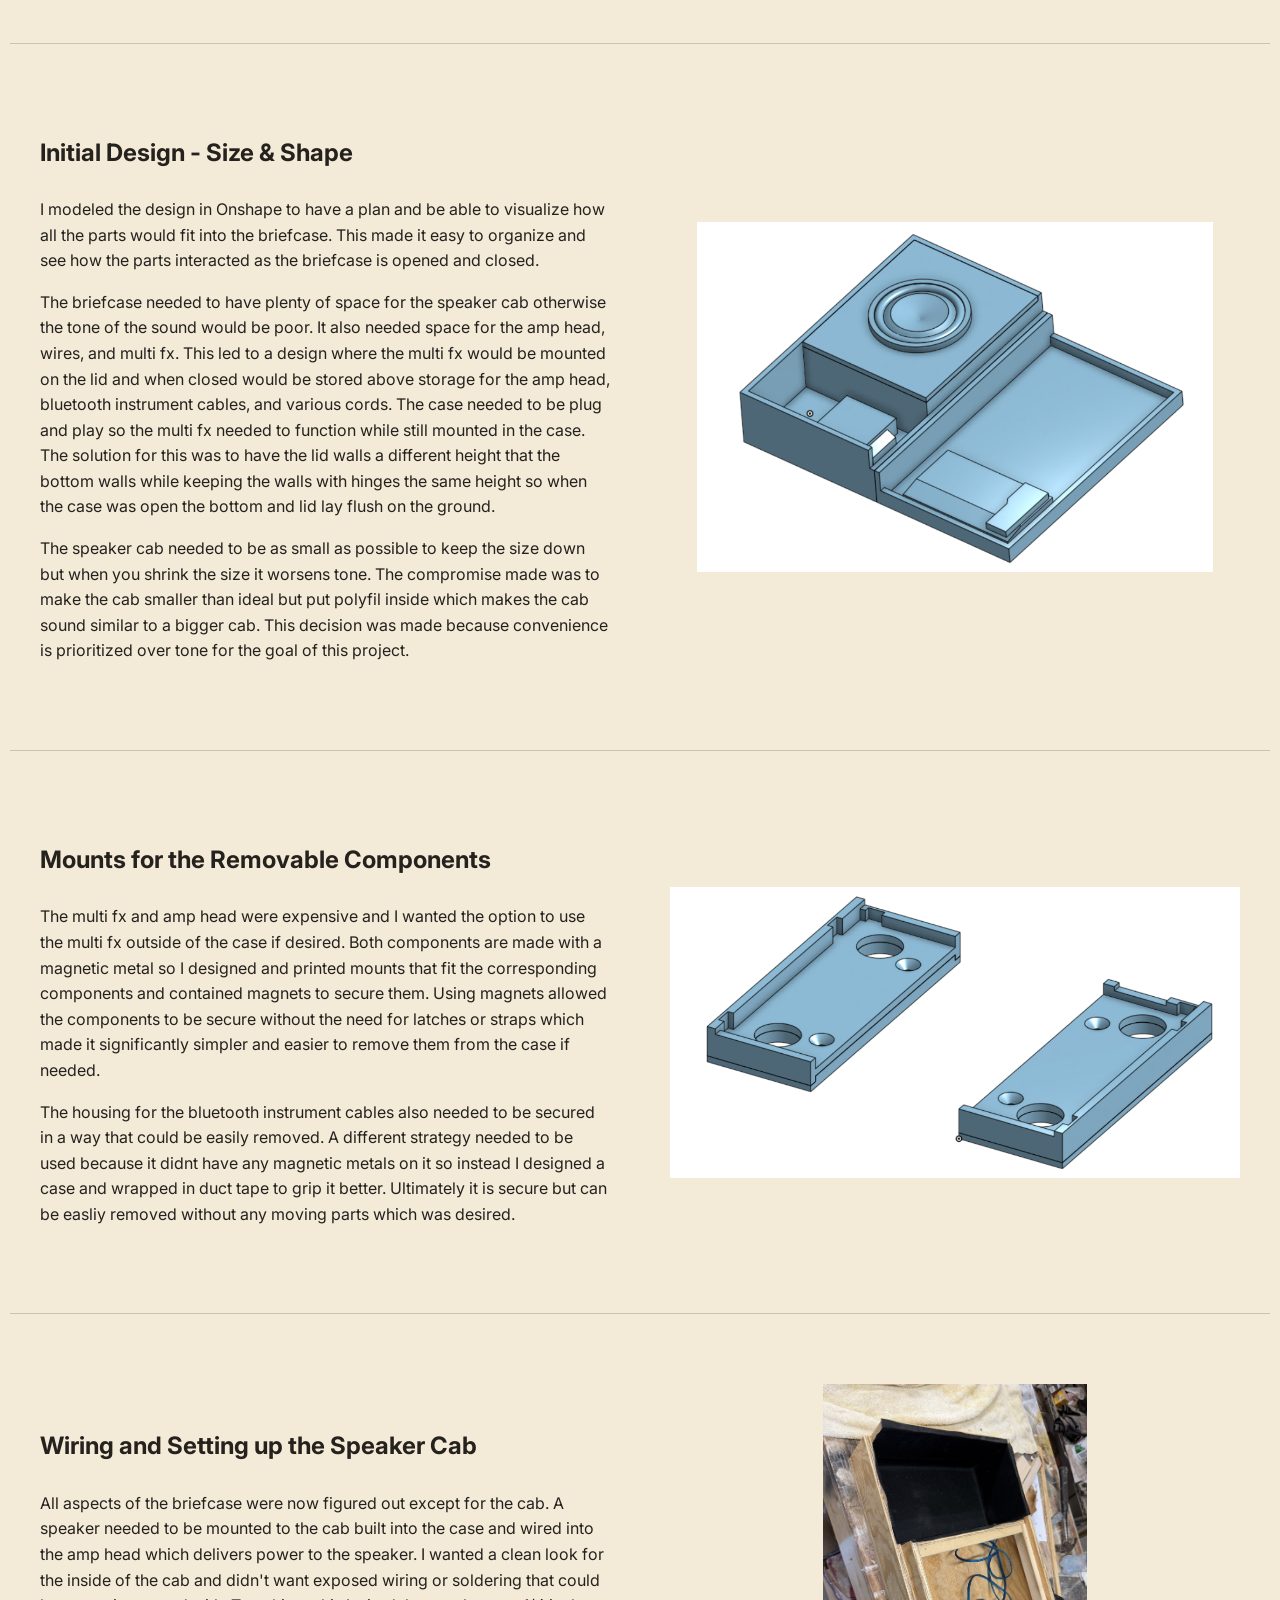
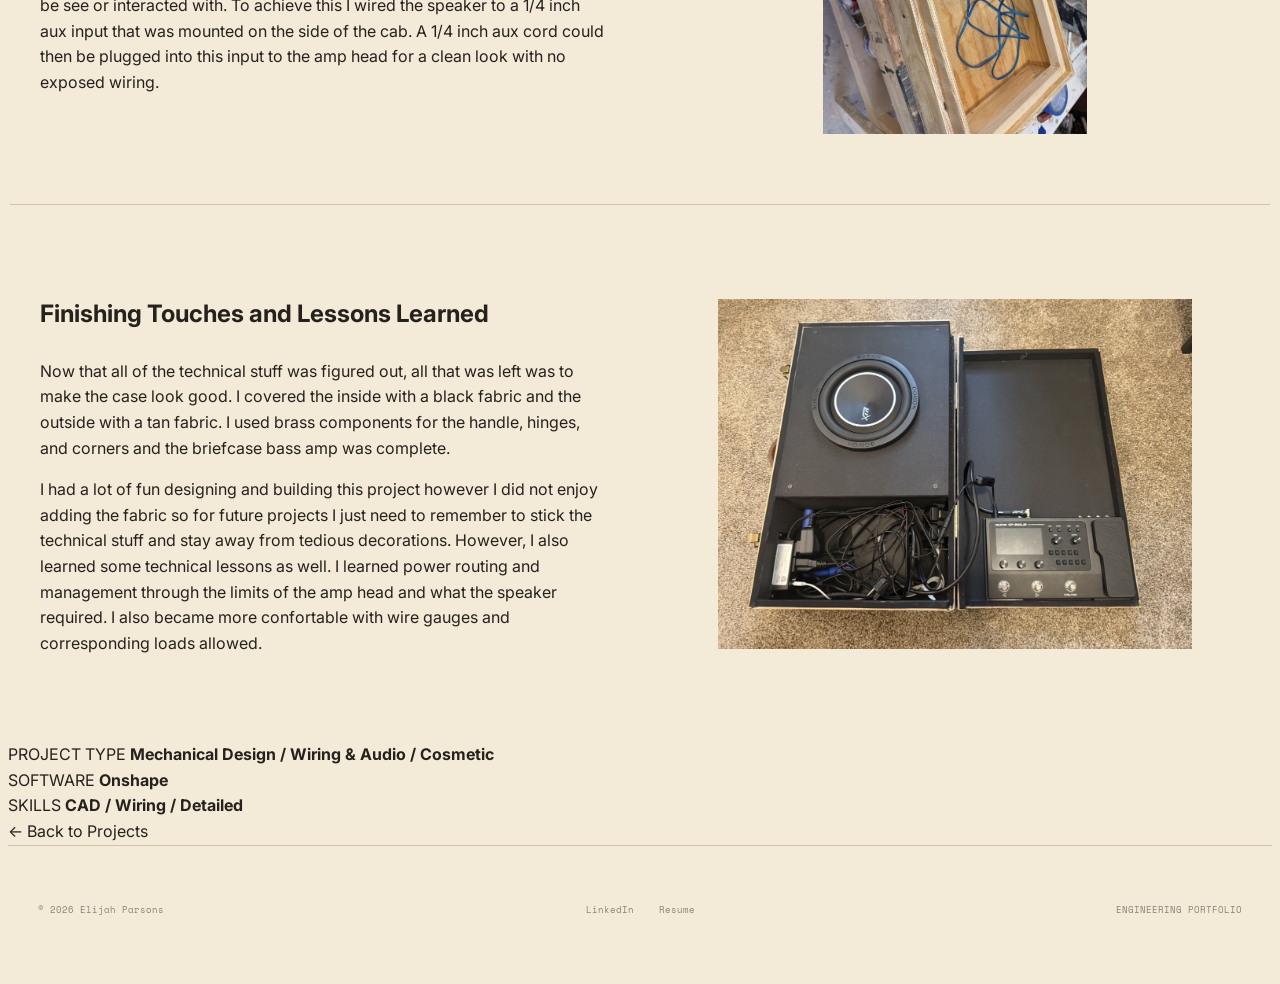
<file: projects/briefcaseamp.html>
<!DOCTYPE html>
<html lang="en">

<head>
    <meta charset="UTF-8">
    <meta name="viewport" content="width=device-width, initial-scale=1.0">

    <title>Briefcase Bass Amp | Elijah Parsons</title>

    <link rel="stylesheet" href="../css/style.css">

    <link rel="preconnect" href="https://fonts.googleapis.com">
    <link rel="preconnect" href="https://fonts.gstatic.com" crossorigin>

    <link href="https://fonts.googleapis.com/css2?family=Inter:wght@400;500;600;700;800&family=Space+Mono:wght@400;700&display=swap" rel="stylesheet">
</head>

<body>


<!-- =========================================================
     NAVIGATION
========================================================= -->

<header class="navbar">

    <div class="nav-container">

        <a href="../index.html" class="logo">
            <span class="logo-symbol">&lt;/&gt;</span>
            <span>Elijah Parsons</span>
        </a>

        <nav>
            <a href="../index.html">Home</a>
            <a href="../projects.html" class="active">Projects</a>
            <a href="../experience.html">Experience</a>
        </nav>

        <a href="../index.html#contact" class="nav-contact">
            Contact
        </a>

    </div>

</header>


<main>


<!-- =========================================================
     PROJECT HEADER
========================================================= -->

<section class="project-detail-hero">

    <div class="project-detail-header">

        <h1>
            Briefcase Bass Amp
        </h1>

        <p class="project-detail-intro">
            The goal of this project is to create a convenient solution for musicians to keep all their gear in one place.
        This led to the convenient solution of a single briefcase that contains the bass amp and speaker, cords, and 
        multi fx.
        </p>

        <p>
            <span>ROLE</span>
            <strong>Designer, Fabricator</strong>
        </p>

        <p>
            <span>DATE</span>
            <strong>2025</strong>
        </p>

        <p>
            <span>TOOLS</span>
            <strong>Onshape, 3D printing, Woodworking, Wiring</strong>
        </p>

    </div>

</section>


<!-- =========================================================
     01 — OVERVIEW
========================================================= -->

<section class="project-detail-section">

    <div class="project-detail-content">

        <h2>
            The Problem
        </h2>

        <p>
            When a musician is carrying their gear they only have two available hands and one of them is already taken 
            by carrying the bass guitar. This leaves only one hand to carry everything else that they need. This means 
            that the entire musical setup needs to be contained under one handle.
        </p>

        <p>
            The idea of someone taking a single trip from the car to the playing location led to the idea of a briefcase amp. A 
            briefcase that contained the whole setup where the only thing that needed to be done is open it and plug it 
            in and its ready to play.
        </p>

    </div>

    <div class="project-detail-image">

        <img
            src="../images/briefcaseampclosed.jpg"
            alt="Engineering analysis"
        >

    </div>

</section>


<!-- =========================================================
     02 — GOALS / REQUIREMENTS
========================================================= -->

<section class="project-detail-section">

    <div class="project-detail-content">

        <h2>
            Engineering Goals
        </h2>

        <p>
            The goal for this project was exactly what was explained above; to create a plug and play musical setup for 
            bassists. The vision for this convenient setup required the following criteria:
        </p>

        <ul>
            <li>Everything is setup when you open up the case</li>
            <li>Speaker big enough to play with a live drummer</li>
            <li>Multi fx and amp head are secure but can easily be removed without permanent changes</li>
        </ul>

        <!-- Optional image for calculations / FEA / graphs -->

    </div>

    <div class="project-detail-image">

        <img
            src="../images/briefcaseampcomplete.jpg"
            alt="Engineering analysis"
        >

    </div>

</section>


<!-- =========================================================
     03 — DESIGN
========================================================= -->

<section class="project-detail-section">

    <div class="project-detail-content">

        <h2>
            Initial Design - Size & Shape
        </h2>

        <p>
            I modeled the design in Onshape to have a plan and be able to visualize how all the parts would fit into 
            the briefcase. This made it easy to organize and see how the parts interacted as the briefcase is opened and 
            closed.
        </p>

        <p>
            The briefcase needed to have plenty of space for the speaker cab otherwise the tone of the sound would be poor.
            It also needed space for the amp head, wires, and multi fx. This led to a design where the multi fx would be 
            mounted on the lid and when closed would be stored above storage for the amp head, bluetooth instrument cables,
            and various cords. The case needed to be plug and play so the multi fx needed to function while still mounted 
            in the case. The solution for this was to have the lid walls a different height that the bottom walls while keeping 
            the walls with hinges the same height so when the case was open the bottom and lid lay flush on the ground.
        </p>

        <p>
            The speaker cab needed to be as small as possible to keep the size down but when you shrink the size it worsens
            tone. The compromise made was to make the cab smaller than ideal but put polyfil inside which makes the cab sound
            similar to a bigger cab. This decision was made because convenience is prioritized over tone for the goal of this
            project.
        </p>

        <!-- Optional image for calculations / FEA / graphs -->

    </div>

    <div class="project-detail-image">

        <img
            src="../images/briefcaseampCAD.png"
            alt="Engineering analysis"
        >

    </div>

</section>


<!-- =========================================================
     04 — Multi fx and amp head mount
========================================================= -->

<section class="project-detail-section">

    <div class="project-detail-content">

        <h2>
            Mounts for the Removable Components
        </h2>

        <p>
            The multi fx and amp head were expensive and I wanted the option to use the multi fx outside of the case if 
            desired. Both components are made with a magnetic metal so I designed and printed mounts that fit the 
            corresponding components and contained magnets to secure them. Using magnets allowed the components to be secure 
            without the need for latches or straps which made it significantly simpler and easier to remove them from the 
            case if needed.
        </p>

        <p>
            The housing for the bluetooth instrument cables also needed to be secured in a way that could be easily removed.
            A different strategy needed to be used because it didnt have any magnetic metals on it so instead I designed a
            case and wrapped in duct tape to grip it better. Ultimately it is secure but can be easliy removed without any 
            moving parts which was desired.
        </p>

        <!-- Optional image for calculations / FEA / graphs -->

    </div>

    <div class="project-detail-image">

        <img
            src="../images/briefcaseampmountsCAD.png"
            alt="Engineering analysis"
        >

    </div>

</section>


<!-- =========================================================
     05 — Wiring and setting up the speaker cab
========================================================= -->

<section class="project-detail-section">

    <div class="project-detail-content">

        <h2>
            Wiring and Setting up the Speaker Cab
        </h2>

        <p>
            All aspects of the briefcase were now figured out except for the cab. A speaker needed to be mounted to the cab
            built into the case and wired into the amp head which delivers power to the speaker. I wanted a clean look for
            the inside of the cab and didn't want exposed wiring or soldering that could be see or interacted with. To achieve 
            this I wired the speaker to a 1/4 inch aux input that was mounted on the side of the cab. A 1/4 inch aux cord 
            could then be plugged into this input to the amp head for a clean look with no exposed wiring.
        </p>

        <!-- Optional image for calculations / FEA / graphs -->

    </div>

    <div class="project-detail-image">

        <img
            src="../images/briefcaseampwiring.jpg"
            alt="Engineering analysis"
        >

    </div>

</section>


<!-- =========================================================
     06 — Finishing Touches
========================================================= -->

<section class="project-detail-section">

    <div class="project-detail-content">

        <h2>
            Finishing Touches and Lessons Learned
        </h2>

        <p>
            Now that all of the technical stuff was figured out, all that was left was to make the case look good. I covered
            the inside with a black fabric and the outside with a tan fabric. I used brass components for the handle, hinges,
            and corners and the briefcase bass amp was complete.
        </p>

        <p>
            I had a lot of fun designing and building this project however I did not enjoy adding the fabric so for future 
            projects I just need to remember to stick the technical stuff and stay away from tedious decorations. However, I 
            also learned some technical lessons as well. I learned power routing and management through the limits of the 
            amp head and what the speaker required. I also became more confortable with wire gauges and corresponding loads
            allowed.
        </p>

        <!-- Optional image for calculations / FEA / graphs -->

    </div>

    <div class="project-detail-image">

        <img
            src="../images/briefcaseampcomplete.jpg"
            alt="Engineering analysis"
        >

    </div>

</section>


<!-- =========================================================
     PROJECT DETAILS
========================================================= -->

<section class="project-detail-info">

    <div>
        <span>PROJECT TYPE</span>
        <strong>Mechanical Design / Wiring & Audio / Cosmetic</strong>
    </div>

    <div>
        <span>SOFTWARE</span>
        <strong>Onshape</strong>
    </div>

    <div>
        <span>SKILLS</span>
        <strong>CAD / Wiring / Detailed</strong>
    </div>

</section>


<!-- =========================================================
     NAVIGATION
========================================================= -->

<section class="project-detail-back">

    <a href="../projects.html">
        ← Back to Projects
    </a>

</section>


</main>


<!-- =========================================================
     FOOTER
========================================================= -->

<footer>

    <span>© 2026 Elijah Parsons</span>

    <div>
        <a href="https://www.linkedin.com/in/elijah-parsons-ba63a1383">LinkedIn</a>
        <a href="/images/Resume.pdf">Resume</a>
    </div>

    <span>ENGINEERING PORTFOLIO</span>

</footer>


</body>
</html>
</file>
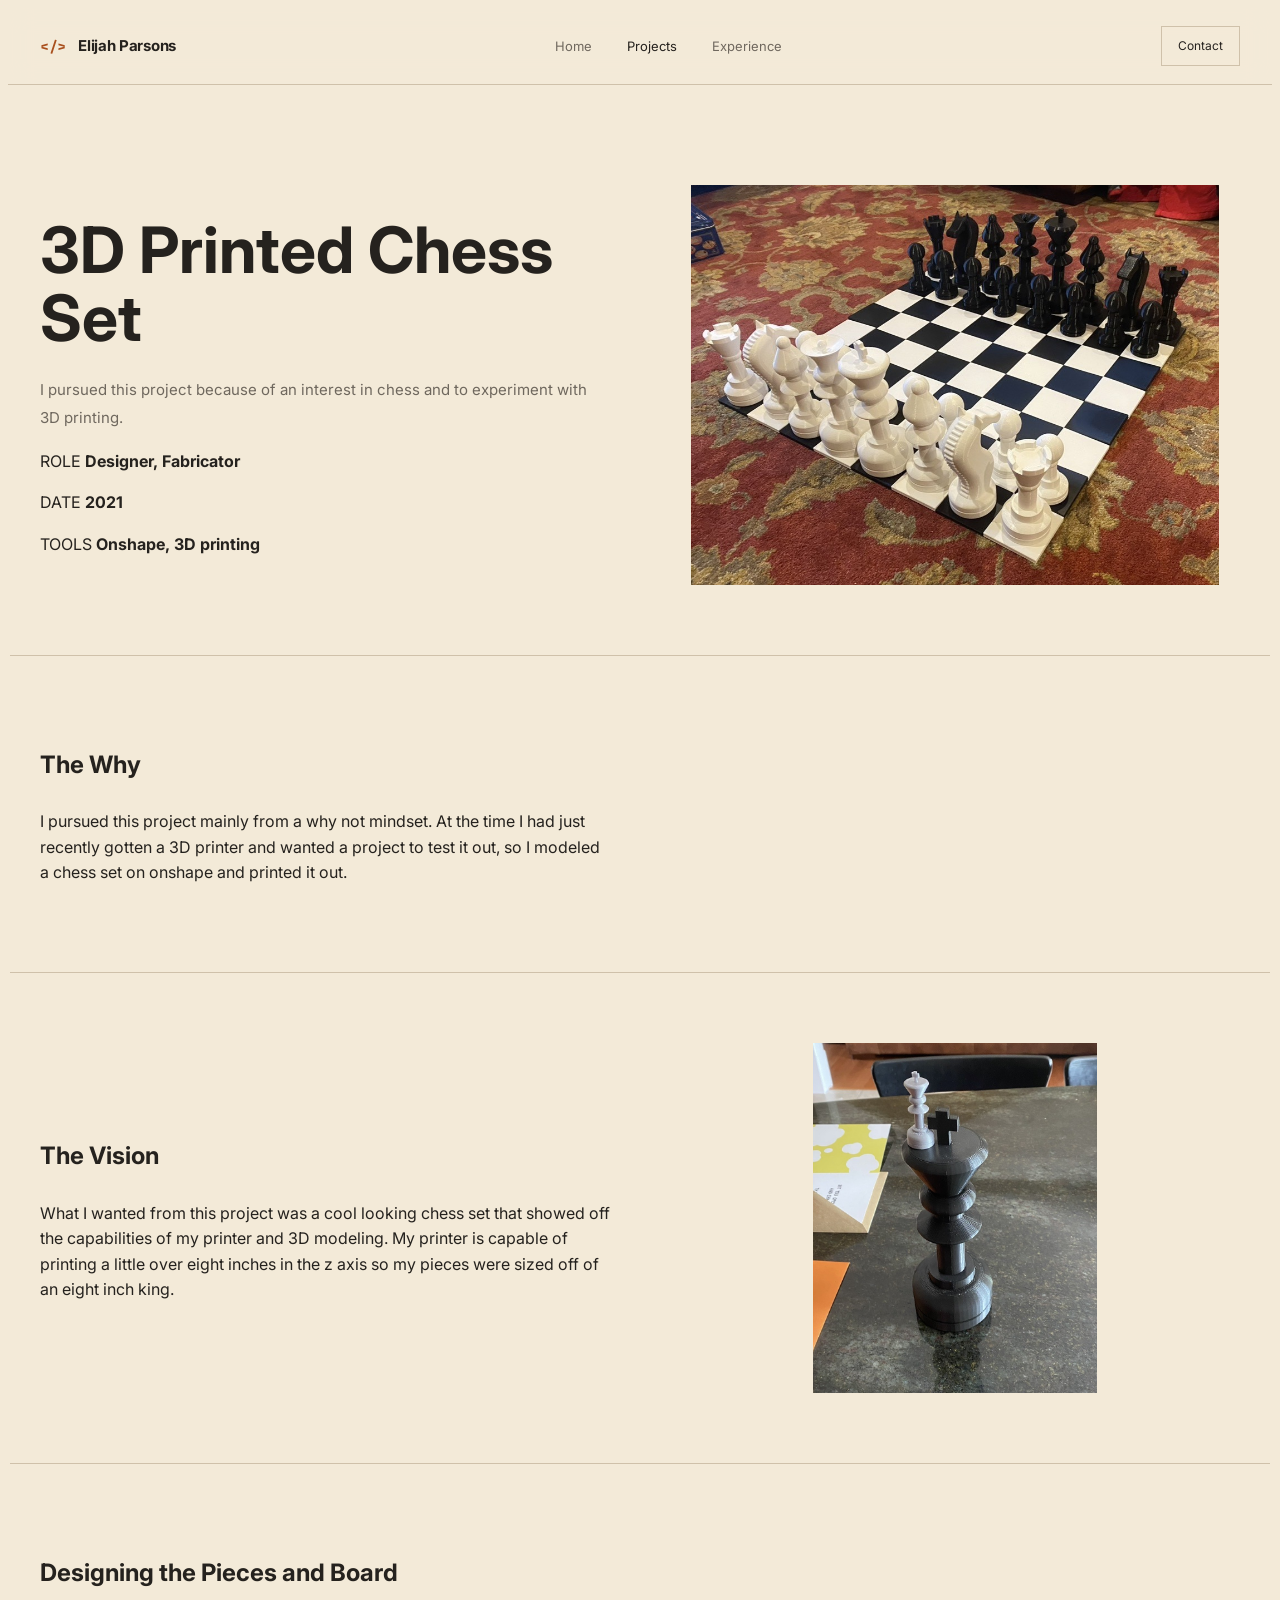
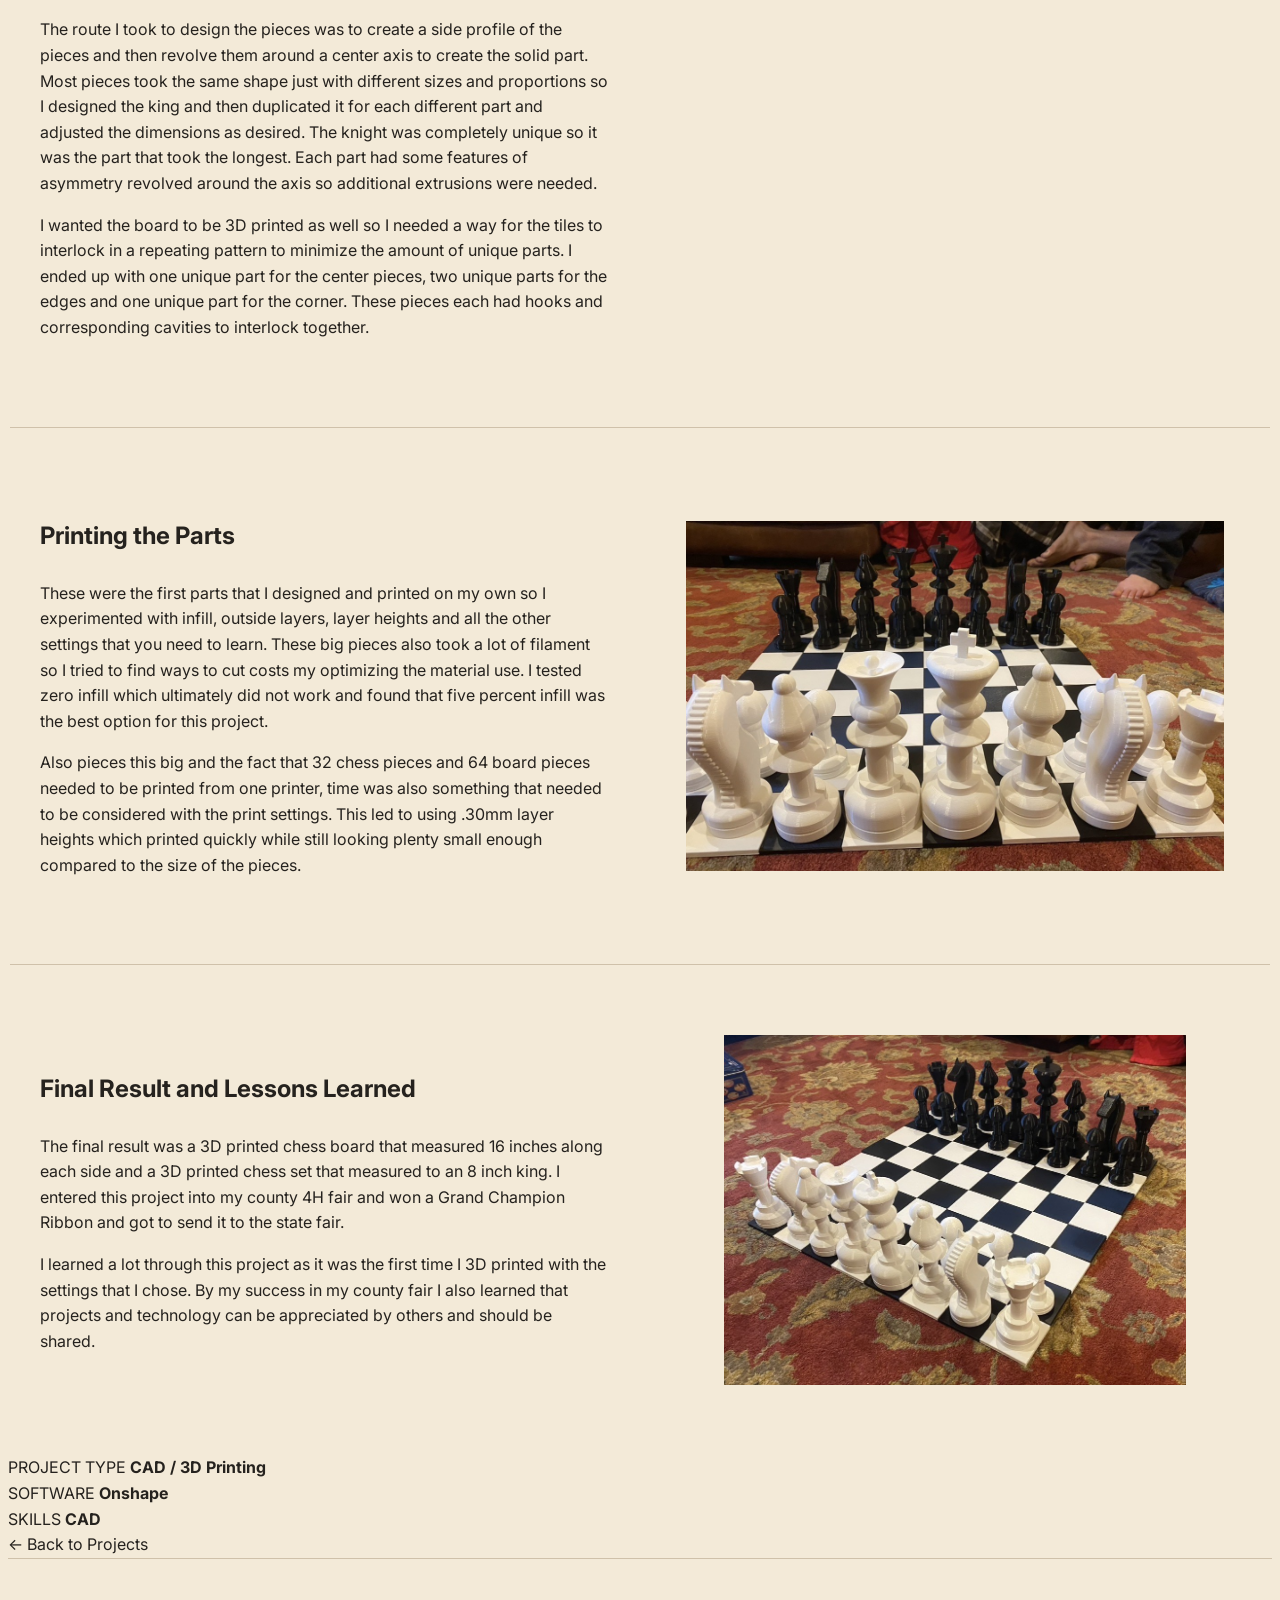
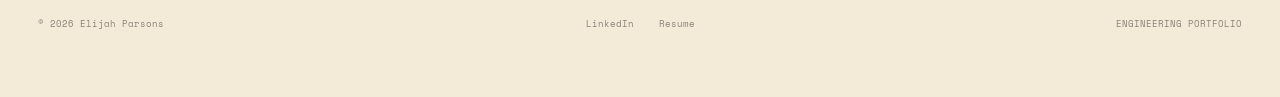
<file: projects/printedchessset.html>
<!DOCTYPE html>
<html lang="en">

<head>
    <meta charset="UTF-8">
    <meta name="viewport" content="width=device-width, initial-scale=1.0">

    <title>3D Printed Chess Set | Elijah Parsons</title>

    <link rel="stylesheet" href="../css/style.css">

    <link rel="preconnect" href="https://fonts.googleapis.com">
    <link rel="preconnect" href="https://fonts.gstatic.com" crossorigin>

    <link href="https://fonts.googleapis.com/css2?family=Inter:wght@400;500;600;700;800&family=Space+Mono:wght@400;700&display=swap" rel="stylesheet">
</head>

<body>


<!-- =========================================================
     NAVIGATION
========================================================= -->

<header class="navbar">

    <div class="nav-container">

        <a href="../index.html" class="logo">
            <span class="logo-symbol">&lt;/&gt;</span>
            <span>Elijah Parsons</span>
        </a>

        <nav>
            <a href="../index.html">Home</a>
            <a href="../projects.html" class="active">Projects</a>
            <a href="../experience.html">Experience</a>
        </nav>

        <a href="../index.html#contact" class="nav-contact">
            Contact
        </a>

    </div>

</header>


<main>


<!-- =========================================================
     PROJECT HEADER
========================================================= -->

<section class="project-detail-hero">

    <div class="project-detail-header">

        <h1>
            3D Printed Chess Set
        </h1>

        <p class="project-detail-intro">
            I pursued this project because of an interest in chess and to experiment with 3D printing.
        </p>

        <p>
            <span>ROLE</span>
            <strong>Designer, Fabricator</strong>
        </p>

        <p>
            <span>DATE</span>
            <strong>2021</strong>
        </p>

        <p>
            <span>TOOLS</span>
            <strong>Onshape, 3D printing</strong>
        </p>

    </div>

    <div class="project-detail-image">
        <img
            src="../images/chesscorner.jpg"
            alt="Completed 3D printed 5x5 Rubik's Cube"
        >
    </div>

</section>


<!-- =========================================================
     01 — OVERVIEW
========================================================= -->

<section class="project-detail-section">

    <div class="project-detail-content">

        <h2>
            The Why
        </h2>

        <p>
            I pursued this project mainly from a why not mindset. At the time I had just recently gotten a 3D printer and
            wanted a project to test it out, so I modeled a chess set on onshape and printed it out.
        </p>

    </div>

</section>


<!-- =========================================================
     02 — GOALS / REQUIREMENTS
========================================================= -->

<section class="project-detail-section">

    <div class="project-detail-content">

        <h2>
            The Vision
        </h2>

        <p>
            What I wanted from this project was a cool looking chess set that showed off the capabilities of my printer 
            and 3D modeling. My printer is capable of printing a little over eight inches in the z axis so my pieces were 
            sized off of an eight inch king.
        </p>

    </div>

    <div class="project-detail-image">

        <img
            src="../images/chessking.jpg"
            alt="Engineering analysis"
        >

    </div>

</section>


<!-- =========================================================
     03 — DESIGN
========================================================= -->

<section class="project-detail-section">

    <div class="project-detail-content">

        <h2>
            Designing the Pieces and Board
        </h2>

        <p>
            The route I took to design the pieces was to create a side profile of the pieces and then revolve them around 
            a center axis to create the solid part. Most pieces took the same shape just with different sizes and proportions 
            so I designed the king and then duplicated it for each different part and adjusted the dimensions as desired. 
            The knight was completely unique so it was the part that took the longest. Each part had some features 
            of asymmetry revolved around the axis so additional extrusions were needed.
        </p>

        <p>
            I wanted the board to be 3D printed as well so I needed a way for the tiles to interlock in a repeating pattern 
            to minimize the amount of unique parts. I ended up with one unique part for the center pieces, two unique parts 
            for the edges and one unique part for the corner. These pieces each had hooks and corresponding cavities to 
            interlock together.
        </p>

    </div>

</section>


<!-- =========================================================
     04 — 3D Modeling and Design
========================================================= -->

<section class="project-detail-section">

    <div class="project-detail-content">

        <h2>
            Printing the Parts
        </h2>

        <p>
            These were the first parts that I designed and printed on my own so I experimented with infill, outside layers, 
            layer heights and all the other settings that you need to learn. These big pieces also took a lot of filament so 
            I tried to find ways to cut costs my optimizing the material use. I tested zero infill which ultimately did not 
            work and found that five percent infill was the best option for this project.
        </p>

        <p>
            Also pieces this big and the fact that 32 chess pieces and 64 board pieces needed to be printed from one printer, 
            time was also something that needed to be considered with the print settings. This led to using .30mm layer heights 
            which printed quickly while still looking plenty small enough compared to the size of the pieces.
        </p>

    </div>

    <div class="project-detail-image">

        <img
            src="../images/chessside.jpg"
            alt="Engineering analysis"
        >

    </div>

</section>


<!-- =========================================================
     05 — Results
========================================================= -->

<section class="project-detail-section">

    <div class="project-detail-content">

        <h2>
            Final Result and Lessons Learned
        </h2>

        <p>
            The final result was a 3D printed chess board that measured 16 inches along each side and a 3D printed chess 
            set that measured to an 8 inch king. I entered this project into my county 4H fair and won a Grand Champion
            Ribbon and got to send it to the state fair.
        </p>

        <p>
            I learned a lot through this project as it was the first time I 3D printed with the settings that I chose.
            By my success in my county fair I also learned that projects and technology can be appreciated by others and 
            should be shared.
        </p>

    </div>

    <div class="project-detail-image">

        <img
            src="../images/chesscorner.jpg"
            alt="Engineering analysis"
        >

    </div>

</section>


<!-- =========================================================
     PROJECT DETAILS
========================================================= -->

<section class="project-detail-info">

    <div>
        <span>PROJECT TYPE</span>
        <strong>CAD / 3D Printing</strong>
    </div>

    <div>
        <span>SOFTWARE</span>
        <strong>Onshape</strong>
    </div>

    <div>
        <span>SKILLS</span>
        <strong>CAD</strong>
    </div>

</section>


<!-- =========================================================
     NAVIGATION
========================================================= -->

<section class="project-detail-back">

    <a href="../projects.html">
        ← Back to Projects
    </a>

</section>


</main>


<!-- =========================================================
     FOOTER
========================================================= -->

<footer>

    <span>© 2026 Elijah Parsons</span>

    <div>
        <a href="https://www.linkedin.com/in/elijah-parsons-ba63a1383">LinkedIn</a>
        <a href="/images/Resume.pdf">Resume</a>
    </div>

    <span>ENGINEERING PORTFOLIO</span>

</footer>


</body>
</html>
</file>
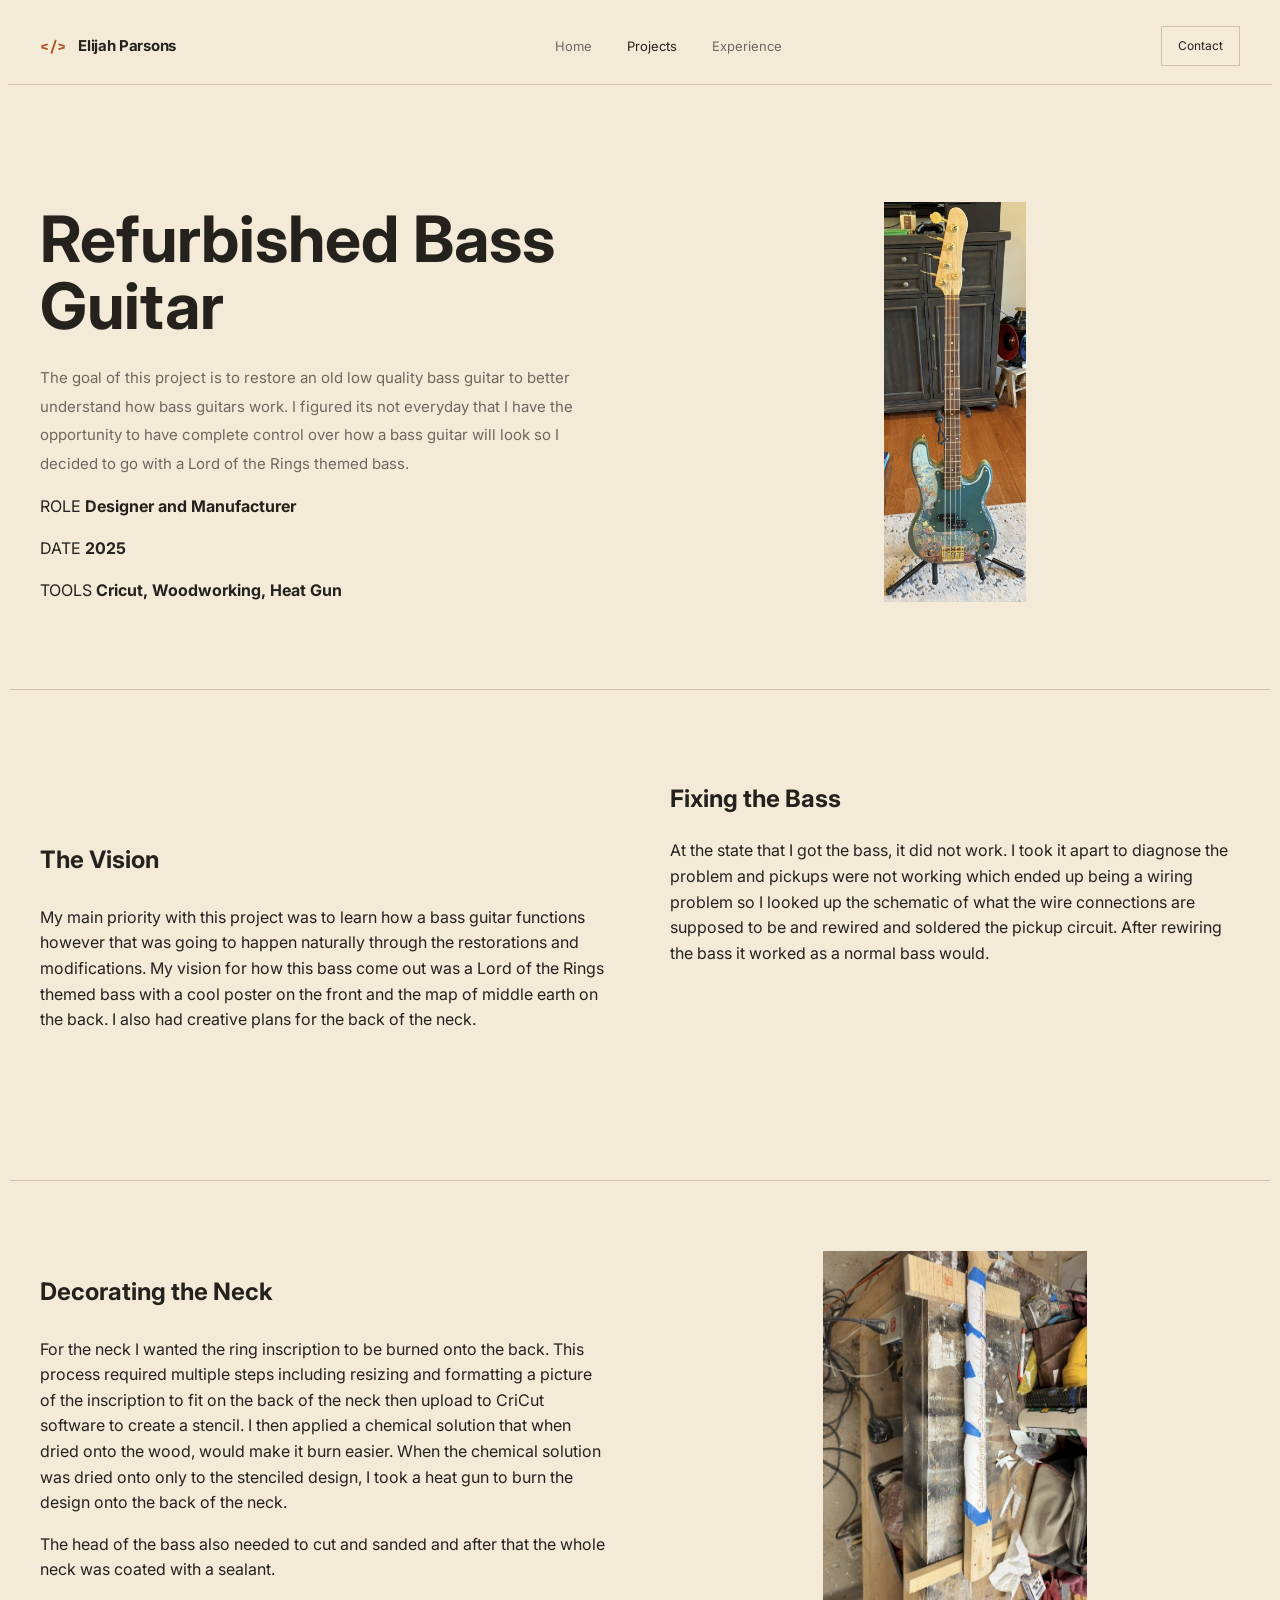
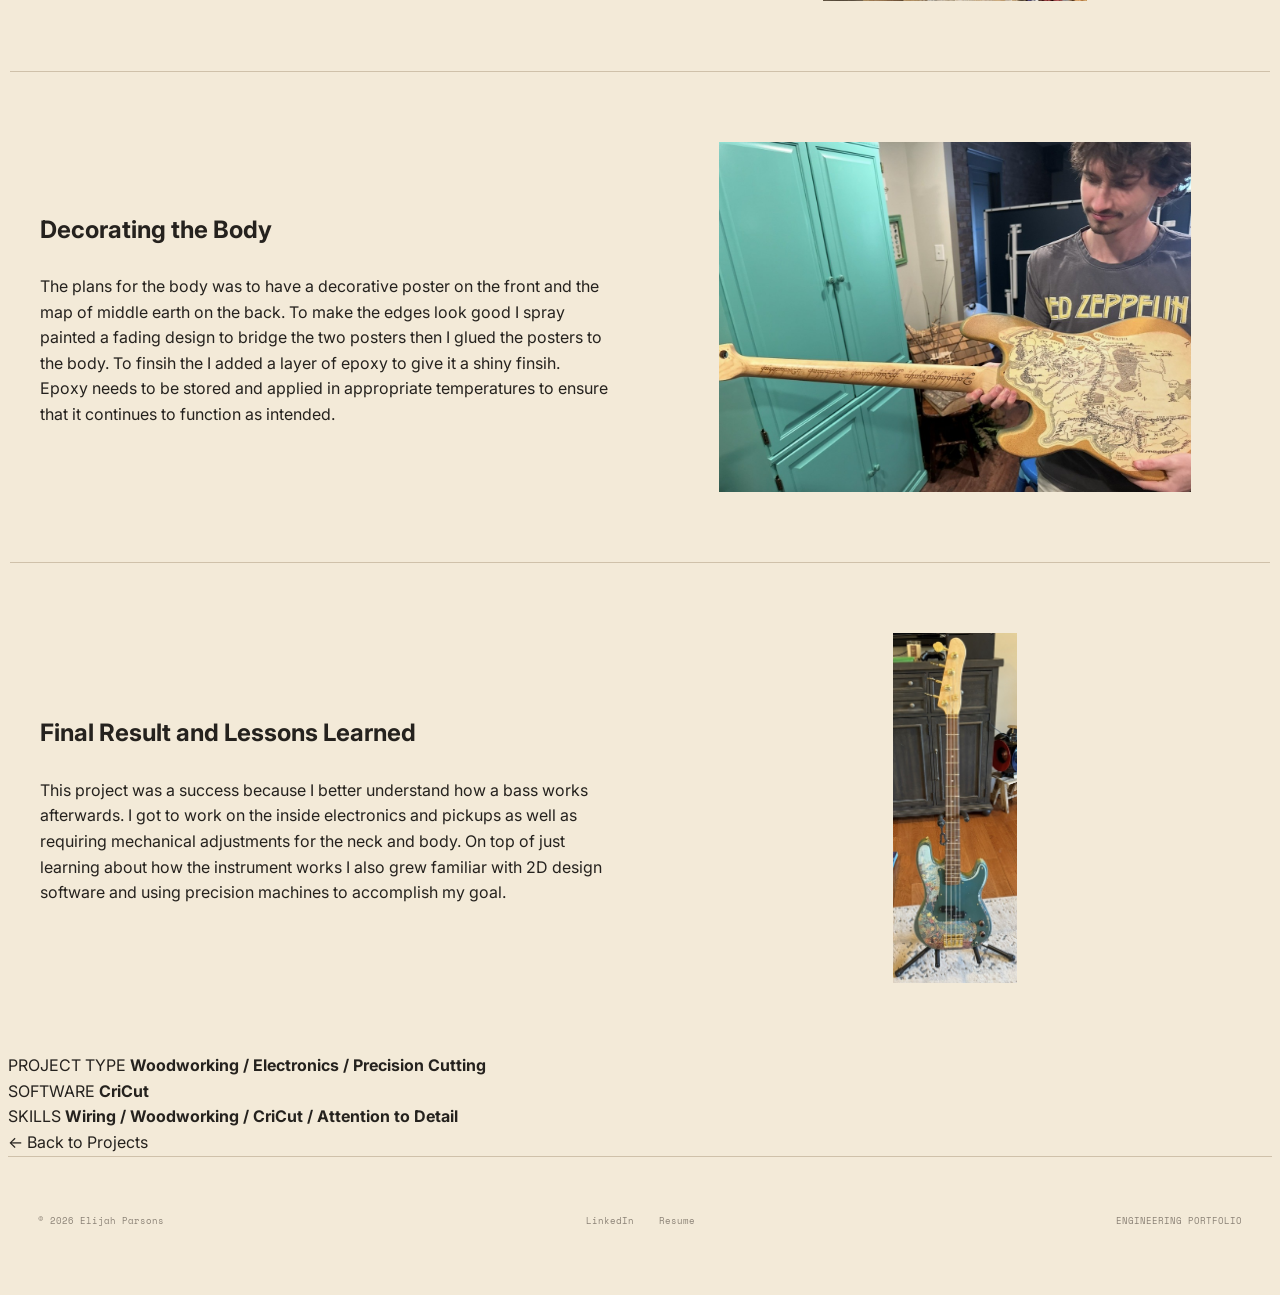
<file: projects/refurbishedbass.html>
<!DOCTYPE html>
<html lang="en">

<head>
    <meta charset="UTF-8">
    <meta name="viewport" content="width=device-width, initial-scale=1.0">

    <title>AI Desk Robot Arm | Elijah Parsons</title>

    <link rel="stylesheet" href="../css/style.css">

    <link rel="preconnect" href="https://fonts.googleapis.com">
    <link rel="preconnect" href="https://fonts.gstatic.com" crossorigin>

    <link href="https://fonts.googleapis.com/css2?family=Inter:wght@400;500;600;700;800&family=Space+Mono:wght@400;700&display=swap" rel="stylesheet">
</head>

<body>


<!-- =========================================================
     NAVIGATION
========================================================= -->

<header class="navbar">

    <div class="nav-container">

        <a href="../index.html" class="logo">
            <span class="logo-symbol">&lt;/&gt;</span>
            <span>Elijah Parsons</span>
        </a>

        <nav>
            <a href="../index.html">Home</a>
            <a href="../projects.html" class="active">Projects</a>
            <a href="../experience.html">Experience</a>
        </nav>

        <a href="../index.html#contact" class="nav-contact">
            Contact
        </a>

    </div>

</header>


<main>


<!-- =========================================================
     PROJECT HEADER
========================================================= -->

<section class="project-detail-hero">

    <div class="project-detail-header">

        <h1>
            Refurbished Bass Guitar
        </h1>

        <p class="project-detail-intro">
            The goal of this project is to restore an old low quality bass guitar to better understand how bass guitars 
            work. I figured its not everyday that I have the opportunity to have complete control over how a bass guitar 
            will look so I decided to go with a Lord of the Rings themed bass.
        </p>

        <p>
            <span>ROLE</span>
            <strong>Designer and Manufacturer</strong>
        </p>

        <p>
            <span>DATE</span>
            <strong>2025</strong>
        </p>

        <p>
            <span>TOOLS</span>
            <strong>Cricut, Woodworking, Heat Gun</strong>
        </p>

    </div>

    <div class="project-detail-image">
        <img
            src="../images/bassfront.jpg"
            alt="Completed 3D printed 5x5 Rubik's Cube"
        >
    </div>

</section>


<!-- =========================================================
     01 — OVERVIEW
========================================================= -->

<section class="project-detail-section">

    <div class="project-detail-content">

        <h2>
            The Vision
        </h2>

        <p>
            My main priority with this project was to learn how a bass guitar functions however that was going to happen 
            naturally through the restorations and modifications. My vision for how this bass come out was a Lord of the 
            Rings themed bass with a cool poster on the front and the map of middle earth on the back. I also had creative 
            plans for the back of the neck.
        </p>

    </div>

    <div class="project-detail-image">

        <h2>
            Fixing the Bass
        </h2>

        <p>
            At the state that I got the bass, it did not work. I took it apart to diagnose the problem and pickups were not 
            working which ended up being a wiring problem so I looked up the schematic of what the wire connections are 
            supposed to be and rewired and soldered the pickup circuit. After rewiring the bass it worked as a normal bass 
            would.
        </p>

        <!-- Optional image for calculations / FEA / graphs -->

    </div>

</section>


<!-- =========================================================
     04 — 3D Modeling and Design
========================================================= -->

<section class="project-detail-section">

    <div class="project-detail-content">

        <h2>
            Decorating the Neck
        </h2>

        <p>
            For the neck I wanted the ring inscription to be burned onto the back. This process required multiple steps including 
            resizing and formatting a picture of the inscription to fit on the back of the neck then upload to CriCut software 
            to create a stencil. I then applied a chemical solution that when dried onto the wood, would make it burn easier.
            When the chemical solution was dried onto only to the stenciled design, I took a heat gun to burn the design 
            onto the back of the neck.
        </p>

        <p>
            The head of the bass also needed to cut and sanded and after that the whole neck was coated with a sealant.
        </p>

        <!-- Optional image for calculations / FEA / graphs -->

    </div>

    <div class="project-detail-image">

        <img
            src="../images/bassstencil.jpg"
            alt="Engineering analysis"
        >

    </div>

</section>


<!-- =========================================================
     03 — DESIGN
========================================================= -->

<section class="project-detail-section">

    <div class="project-detail-content">

        <h2>
            Decorating the Body
        </h2>

        <p>
            The plans for the body was to have a decorative poster on the front and the map of middle earth on the back.
            To make the edges look good I spray painted a fading design to bridge the two posters then I glued the posters
            to the body. To finsih the I added a layer of epoxy to give it a shiny finsih. Epoxy needs to be stored and applied in 
            appropriate temperatures to ensure that it continues to function as intended.
        </p>

        <!-- Optional image for calculations / FEA / graphs -->

    </div>

    <div class="project-detail-image">

        <img
            src="../images/bassholding.jpg"
            alt="Engineering analysis"
        >

    </div>

</section>


<!-- =========================================================
     08 — Final Result and Lessons Learned
========================================================= -->

<section class="project-detail-section">

    <div class="project-detail-content">

        <h2>
            Final Result and Lessons Learned
        </h2>

        <p>
            This project was a success because I better understand how a bass works afterwards. I got to work on the inside 
            electronics and pickups as well as requiring mechanical adjustments for the neck and body. On top of just learning 
            about how the instrument works I also grew familiar with 2D design software and using precision machines to 
            accomplish my goal.
        </p>

        <!-- Optional image for calculations / FEA / graphs -->

    </div>

    <div class="project-detail-image">

        <img
            src="../images/bassfront.jpg"
            alt="Engineering analysis"
        >

    </div>

</section>


<!-- =========================================================
     PROJECT DETAILS
========================================================= -->

<section class="project-detail-info">

    <div>
        <span>PROJECT TYPE</span>
        <strong>Woodworking / Electronics / Precision Cutting</strong>
    </div>

    <div>
        <span>SOFTWARE</span>
        <strong>CriCut</strong>
    </div>

    <div>
        <span>SKILLS</span>
        <strong>Wiring / Woodworking / CriCut / Attention to Detail</strong>
    </div>

</section>


<!-- =========================================================
     NAVIGATION
========================================================= -->

<section class="project-detail-back">

    <a href="../projects.html">
        ← Back to Projects
    </a>

</section>


</main>


<!-- =========================================================
     FOOTER
========================================================= -->

<footer>

    <span>© 2026 Elijah Parsons</span>

    <div>
        <a href="https://www.linkedin.com/in/elijah-parsons-ba63a1383">LinkedIn</a>
        <a href="/images/Resume.pdf">Resume</a>
    </div>

    <span>ENGINEERING PORTFOLIO</span>

</footer>


</body>
</html>
</file>
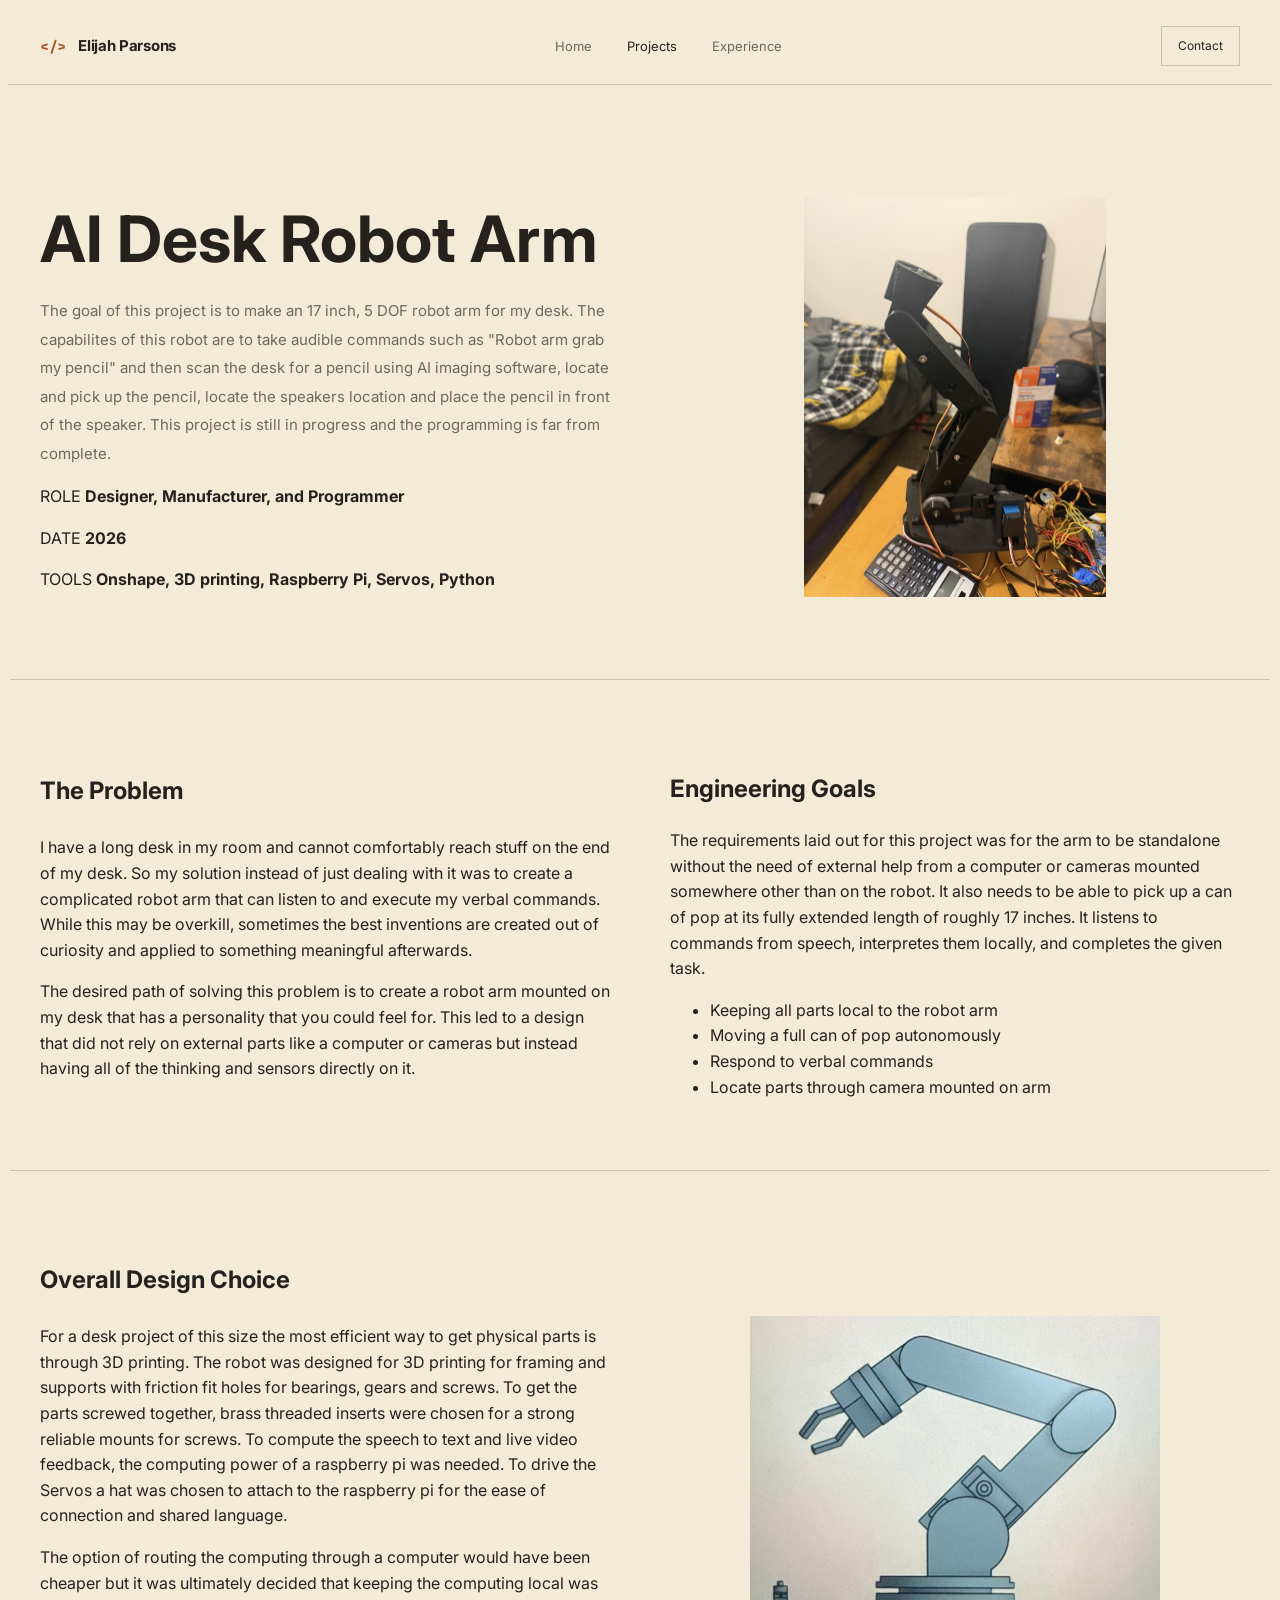
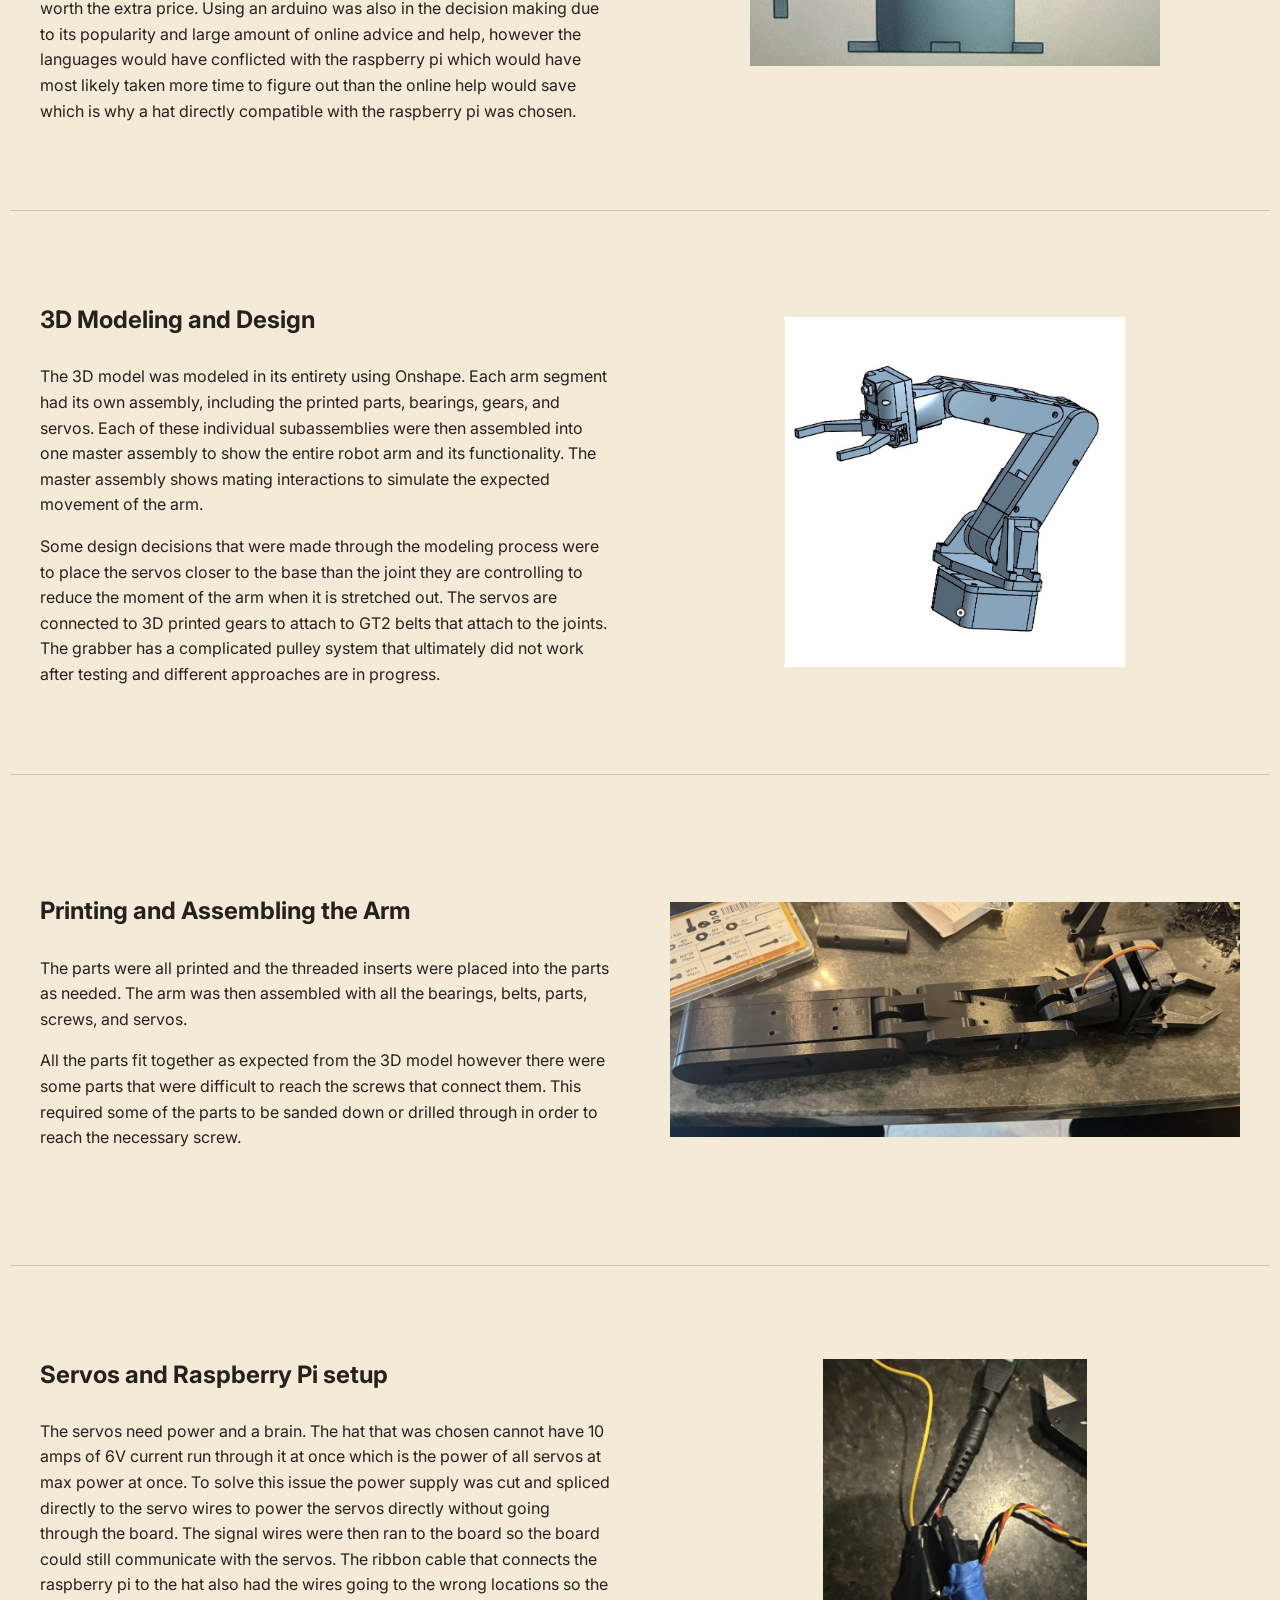
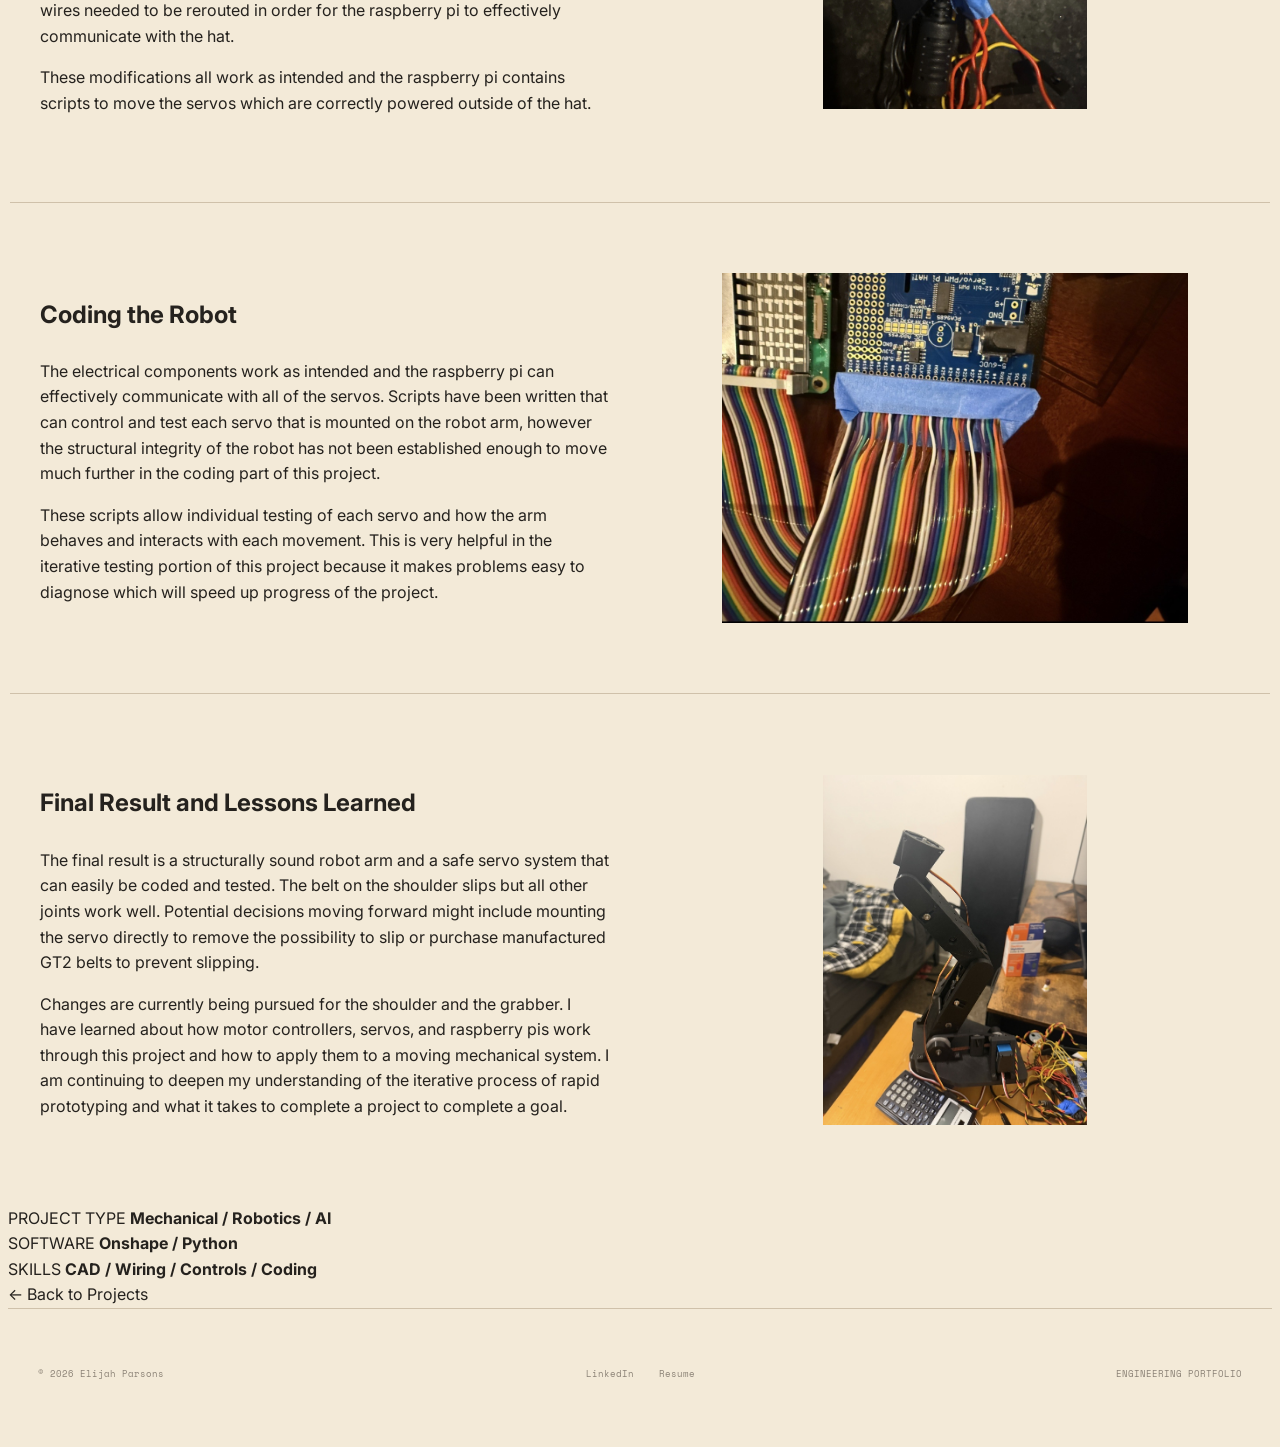
<file: projects/robotarm.html>
<!DOCTYPE html>
<html lang="en">

<head>
    <meta charset="UTF-8">
    <meta name="viewport" content="width=device-width, initial-scale=1.0">

    <title>AI Desk Robot Arm | Elijah Parsons</title>

    <link rel="stylesheet" href="../css/style.css">

    <link rel="preconnect" href="https://fonts.googleapis.com">
    <link rel="preconnect" href="https://fonts.gstatic.com" crossorigin>

    <link href="https://fonts.googleapis.com/css2?family=Inter:wght@400;500;600;700;800&family=Space+Mono:wght@400;700&display=swap" rel="stylesheet">
</head>

<body>


<!-- =========================================================
     NAVIGATION
========================================================= -->

<header class="navbar">

    <div class="nav-container">

        <a href="../index.html" class="logo">
            <span class="logo-symbol">&lt;/&gt;</span>
            <span>Elijah Parsons</span>
        </a>

        <nav>
            <a href="../index.html">Home</a>
            <a href="../projects.html" class="active">Projects</a>
            <a href="../experience.html">Experience</a>
        </nav>

        <a href="../index.html#contact" class="nav-contact">
            Contact
        </a>

    </div>

</header>


<main>


<!-- =========================================================
     PROJECT HEADER
========================================================= -->

<section class="project-detail-hero">

    <div class="project-detail-header">

        <h1>
            AI Desk Robot Arm
        </h1>

        <p class="project-detail-intro">
            The goal of this project is to make an 17 inch, 5 DOF robot arm for my desk. 
            The capabilites of this robot are to take audible commands such as "Robot arm grab my pencil" 
            and then scan the desk for a pencil using AI imaging software, locate and pick up the pencil, 
            locate the speakers location and place the pencil in front of the speaker. This project is 
            still in progress and the programming is far from complete.
        </p>

        <p>
            <span>ROLE</span>
            <strong>Designer, Manufacturer, and Programmer</strong>
        </p>

        <p>
            <span>DATE</span>
            <strong>2026</strong>
        </p>

        <p>
            <span>TOOLS</span>
            <strong>Onshape, 3D printing, Raspberry Pi, Servos, Python</strong>
        </p>

    </div>

    <div class="project-detail-image">
        <img
            src="../images/robotarmassembled2.jpg"
            alt="Completed 3D printed 5x5 Rubik's Cube"
        >
    </div>

</section>


<!-- =========================================================
     01 — OVERVIEW
========================================================= -->

<section class="project-detail-section">

    <div class="project-detail-content">

        <h2>
            The Problem
        </h2>

        <p>
            I have a long desk in my room and cannot comfortably reach stuff on the end of my desk.
            So my solution instead of just dealing with it was to create a complicated robot arm that 
            can listen to and execute my verbal commands. While this may be overkill, sometimes the 
            best inventions are created out of curiosity and applied to something meaningful afterwards.
        </p>

        <p>
            The desired path of solving this problem is to create a robot arm mounted on my desk that has
            a personality that you could feel for. This led to a design that did not rely on external parts
            like a computer or cameras but instead having all of the thinking and sensors directly on it.
        </p>

    </div>

    <div class="project-detail-image">

        <h2>
            Engineering Goals
        </h2>

        <p>
            The requirements laid out for this project was for the arm to be standalone without
            the need of external help from a computer or cameras mounted somewhere other than on the robot.
            It also needs to be able to pick up a can of pop at its fully extended length of roughly 17 inches. 
            It listens to commands from speech, interpretes them locally, and completes the given task.
        </p>

        <ul>
            <li>Keeping all parts local to the robot arm</li>
            <li>Moving a full can of pop autonomously</li>
            <li>Respond to verbal commands</li>
            <li>Locate parts through camera mounted on arm</li>
        </ul>

        <!-- Optional image for calculations / FEA / graphs -->

    </div>

</section>


<!-- =========================================================
     03 — DESIGN
========================================================= -->

<section class="project-detail-section">

    <div class="project-detail-content">

        <h2>
            Overall Design Choice
        </h2>

        <p>
            For a desk project of this size the most efficient way to get physical parts is through 3D printing. 
            The robot was designed for 3D printing for framing and supports with friction fit holes for bearings, gears and screws.
            To get the parts screwed together, brass threaded inserts were chosen for a strong reliable mounts for screws. 
            To compute the speech to text and live video feedback, the computing power of a raspberry pi was needed. To drive the Servos
            a hat was chosen to attach to the raspberry pi for the ease of connection and shared language.
        </p>

        <p>
            The option of routing the computing through a computer would have been cheaper but it was ultimately decided that
            keeping the computing local was worth the extra price. Using an arduino was also in the decision making due to
            its popularity and large amount of online advice and help, however the languages would have conflicted with the
            raspberry pi which would have most likely taken more time to figure out than the online help would save which
            is why a hat directly compatible with the raspberry pi was chosen.
        </p>

        <!-- Optional image for calculations / FEA / graphs -->

    </div>

    <div class="project-detail-image">

        <img
            src="../images/robotarmCADrough.jpg"
            alt="Engineering analysis"
        >

    </div>

</section>


<!-- =========================================================
     04 — 3D Modeling and Design
========================================================= -->

<section class="project-detail-section">

    <div class="project-detail-content">

        <h2>
            3D Modeling and Design
        </h2>

        <p>
            The 3D model was modeled in its entirety using Onshape. Each arm segment had its own assembly, including the printed
            parts, bearings, gears, and servos. Each of these individual subassemblies were then assembled into one master assembly
            to show the entire robot arm and its functionality. The master assembly shows mating interactions to simulate
            the expected movement of the arm.
        </p>

        <p>
            Some design decisions that were made through the modeling process were to place the servos closer to the base
            than the joint they are controlling to reduce the moment of the arm when it is stretched out. The servos are
            connected to 3D printed gears to attach to GT2 belts that attach to the joints. The grabber has a complicated
            pulley system that ultimately did not work after testing and different approaches are in progress.
        </p>

        <!-- Optional image for calculations / FEA / graphs -->

    </div>

    <div class="project-detail-image">

        <img
            src="../images/robotarmCAD.jpg"
            alt="Engineering analysis"
        >

    </div>

</section>


<!-- =========================================================
     05 — Mechanical Fabrication
========================================================= -->

<section class="project-detail-section">

    <div class="project-detail-content">

        <h2>
            Printing and Assembling the Arm
        </h2>

        <p>
            The parts were all printed and the threaded inserts were placed into the parts as needed. The arm was then
            assembled with all the bearings, belts, parts, screws, and servos.
        </p>

        <p>
            All the parts fit together as expected from the 3D model however there were some parts that were difficult to
            reach the screws that connect them. This required some of the parts to be sanded down or drilled through in
            order to reach the necessary screw.
        </p>

        <!-- Optional image for calculations / FEA / graphs -->

    </div>

    <div class="project-detail-image">

        <img
            src="../images/robotarmprinted.jpg"
            alt="Engineering analysis"
        >

    </div>

</section>


<!-- =========================================================
     06 — servos and Pi
========================================================= -->

<section class="project-detail-section">

    <div class="project-detail-content">

        <h2>
            Servos and Raspberry Pi setup
        </h2>

        <p>
            The servos need power and a brain. The hat that was chosen cannot have 10 amps of 6V current run through it
            at once which is the power of all servos at max power at once. To solve this issue the power supply was cut and
            spliced directly to the servo wires to power the servos directly without going through the board. The signal 
            wires were then ran to the board so the board could still communicate with the servos. The ribbon cable that connects
            the raspberry pi to the hat also had the wires going to the wrong locations so the wires needed to be rerouted
            in order for the raspberry pi to effectively communicate with the hat.
        </p>

        <p>
            These modifications all work as intended and the raspberry pi contains scripts to move the servos which are correctly
            powered outside of the hat.
        </p>

        <!-- Optional image for calculations / FEA / graphs -->

    </div>

    <div class="project-detail-image">

        <img
            src="../images/robotarmpowerreroute.jpg"
            alt="Engineering analysis"
        >

    </div>

</section>


<!-- =========================================================
     07 — Coding Progress
========================================================= -->

<section class="project-detail-section">

    <div class="project-detail-content">

        <h2>
            Coding the Robot
        </h2>

        <p>
            The electrical components work as intended and the raspberry pi can effectively communicate with all of the servos.
            Scripts have been written that can control and test each servo that is mounted on the robot arm, however the
            structural integrity of the robot has not been established enough to move much further in the coding part of this 
            project.
        </p>

        <p>
            These scripts allow individual testing of each servo and how the arm behaves and interacts with each movement. This is
            very helpful in the iterative testing portion of this project because it makes problems easy to diagnose which will speed
            up progress of the project.
        </p>

        <!-- Optional image for calculations / FEA / graphs -->

    </div>

    <div class="project-detail-image">

        <img
            src="../images/robotarmwiring.jpg"
            alt="Engineering analysis"
        >

    </div>

</section>


<!-- =========================================================
     08 — Final Result and Lessons Learned
========================================================= -->

<section class="project-detail-section">

    <div class="project-detail-content">

        <h2>
            Final Result and Lessons Learned
        </h2>

        <p>
            The final result is a structurally sound robot arm and a safe servo system that can easily be coded and tested.
            The belt on the shoulder slips but all other joints work well. Potential decisions moving forward might include
            mounting the servo directly to remove the possibility to slip or purchase manufactured GT2 belts to prevent slipping.
        </p>

        <p>
            Changes are currently being pursued for the shoulder and the grabber. I have learned about how motor controllers,
            servos, and raspberry pis work through this project and how to apply them to a moving mechanical system. I am 
            continuing to deepen my understanding of the iterative process of rapid prototyping and what it takes to complete
            a project to complete a goal.
        </p>

        <!-- Optional image for calculations / FEA / graphs -->

    </div>

    <div class="project-detail-image">

        <img
            src="../images/robotarmassembled2.jpg"
            alt="Engineering analysis"
        >

    </div>

</section>


<!-- =========================================================
     PROJECT DETAILS
========================================================= -->

<section class="project-detail-info">

    <div>
        <span>PROJECT TYPE</span>
        <strong>Mechanical / Robotics / AI</strong>
    </div>

    <div>
        <span>SOFTWARE</span>
        <strong>Onshape / Python</strong>
    </div>

    <div>
        <span>SKILLS</span>
        <strong>CAD / Wiring / Controls / Coding</strong>
    </div>

</section>


<!-- =========================================================
     NAVIGATION
========================================================= -->

<section class="project-detail-back">

    <a href="../projects.html">
        ← Back to Projects
    </a>

</section>


</main>


<!-- =========================================================
     FOOTER
========================================================= -->

<footer>

    <span>© 2026 Elijah Parsons</span>

    <div>
        <a href="https://www.linkedin.com/in/elijah-parsons-ba63a1383">LinkedIn</a>
        <a href="/images/Resume.pdf">Resume</a>
    </div>

    <span>ENGINEERING PORTFOLIO</span>

</footer>


</body>
</html>
</file>
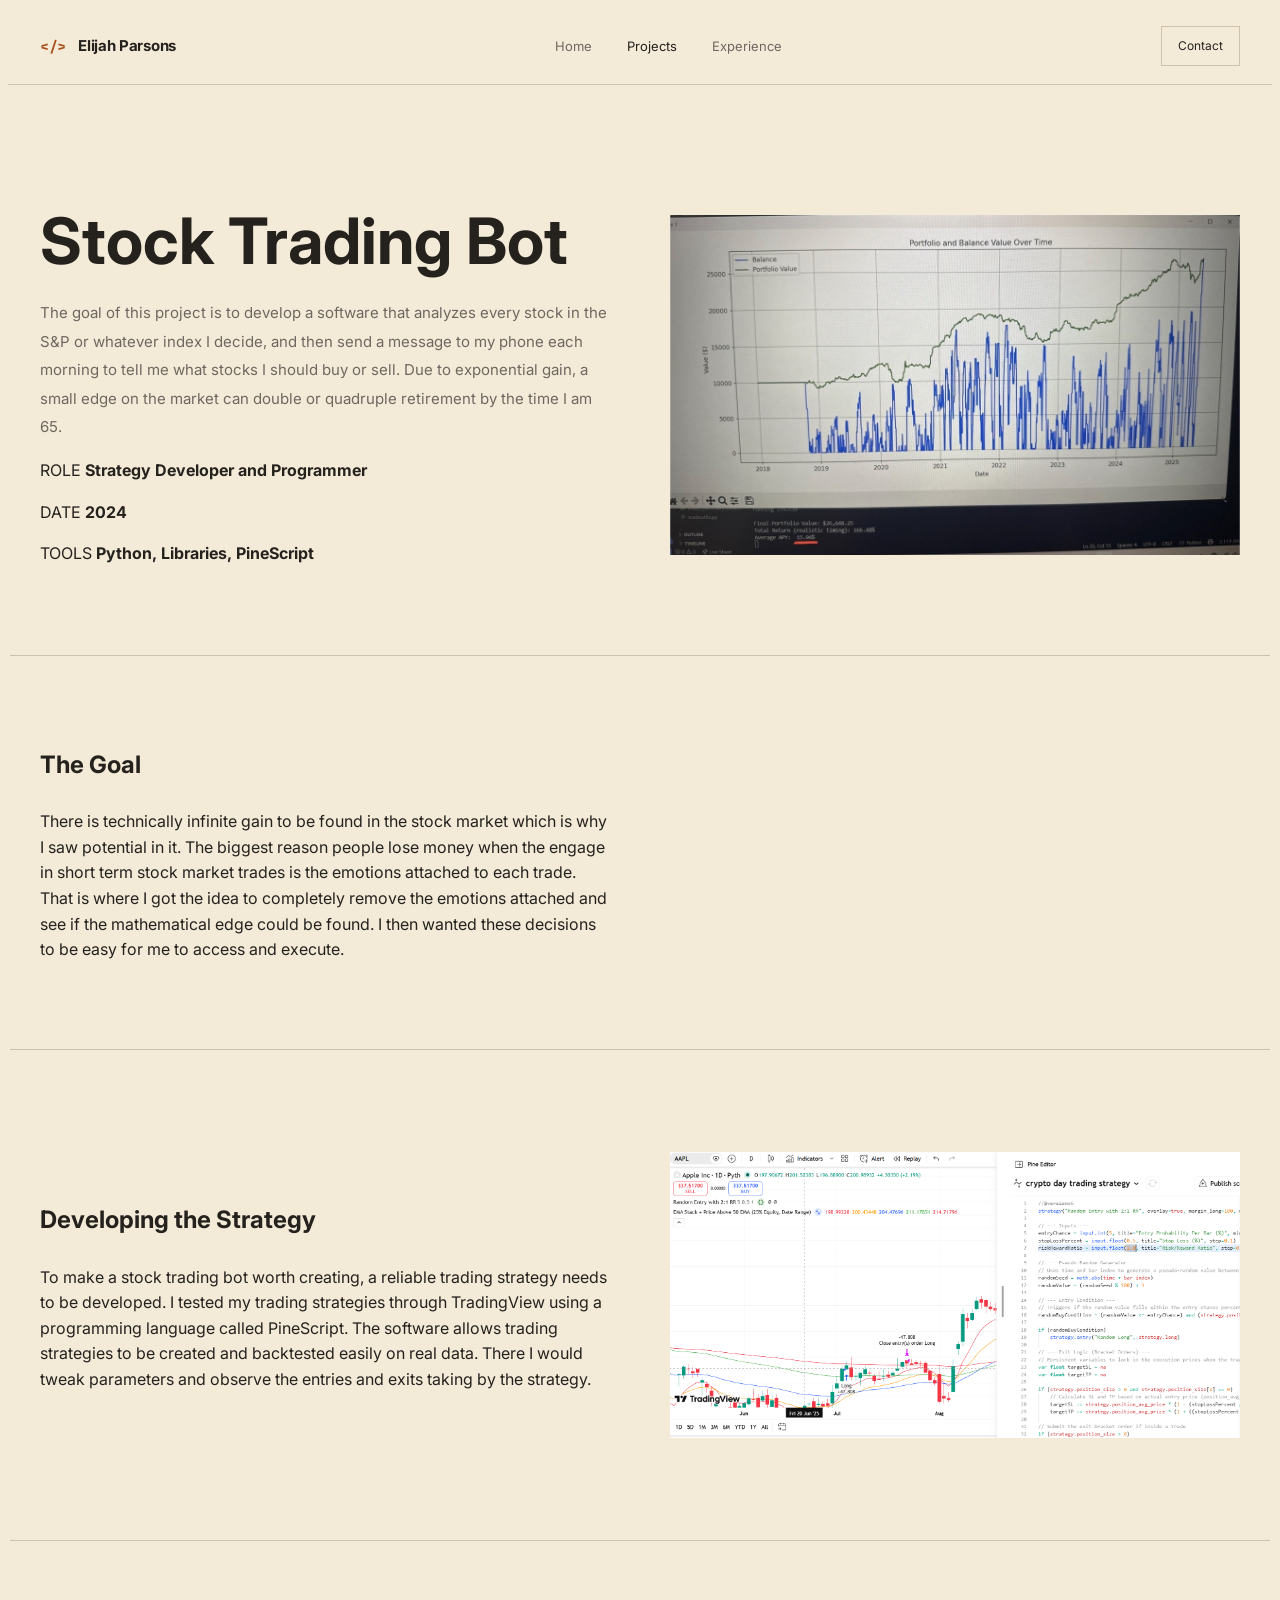
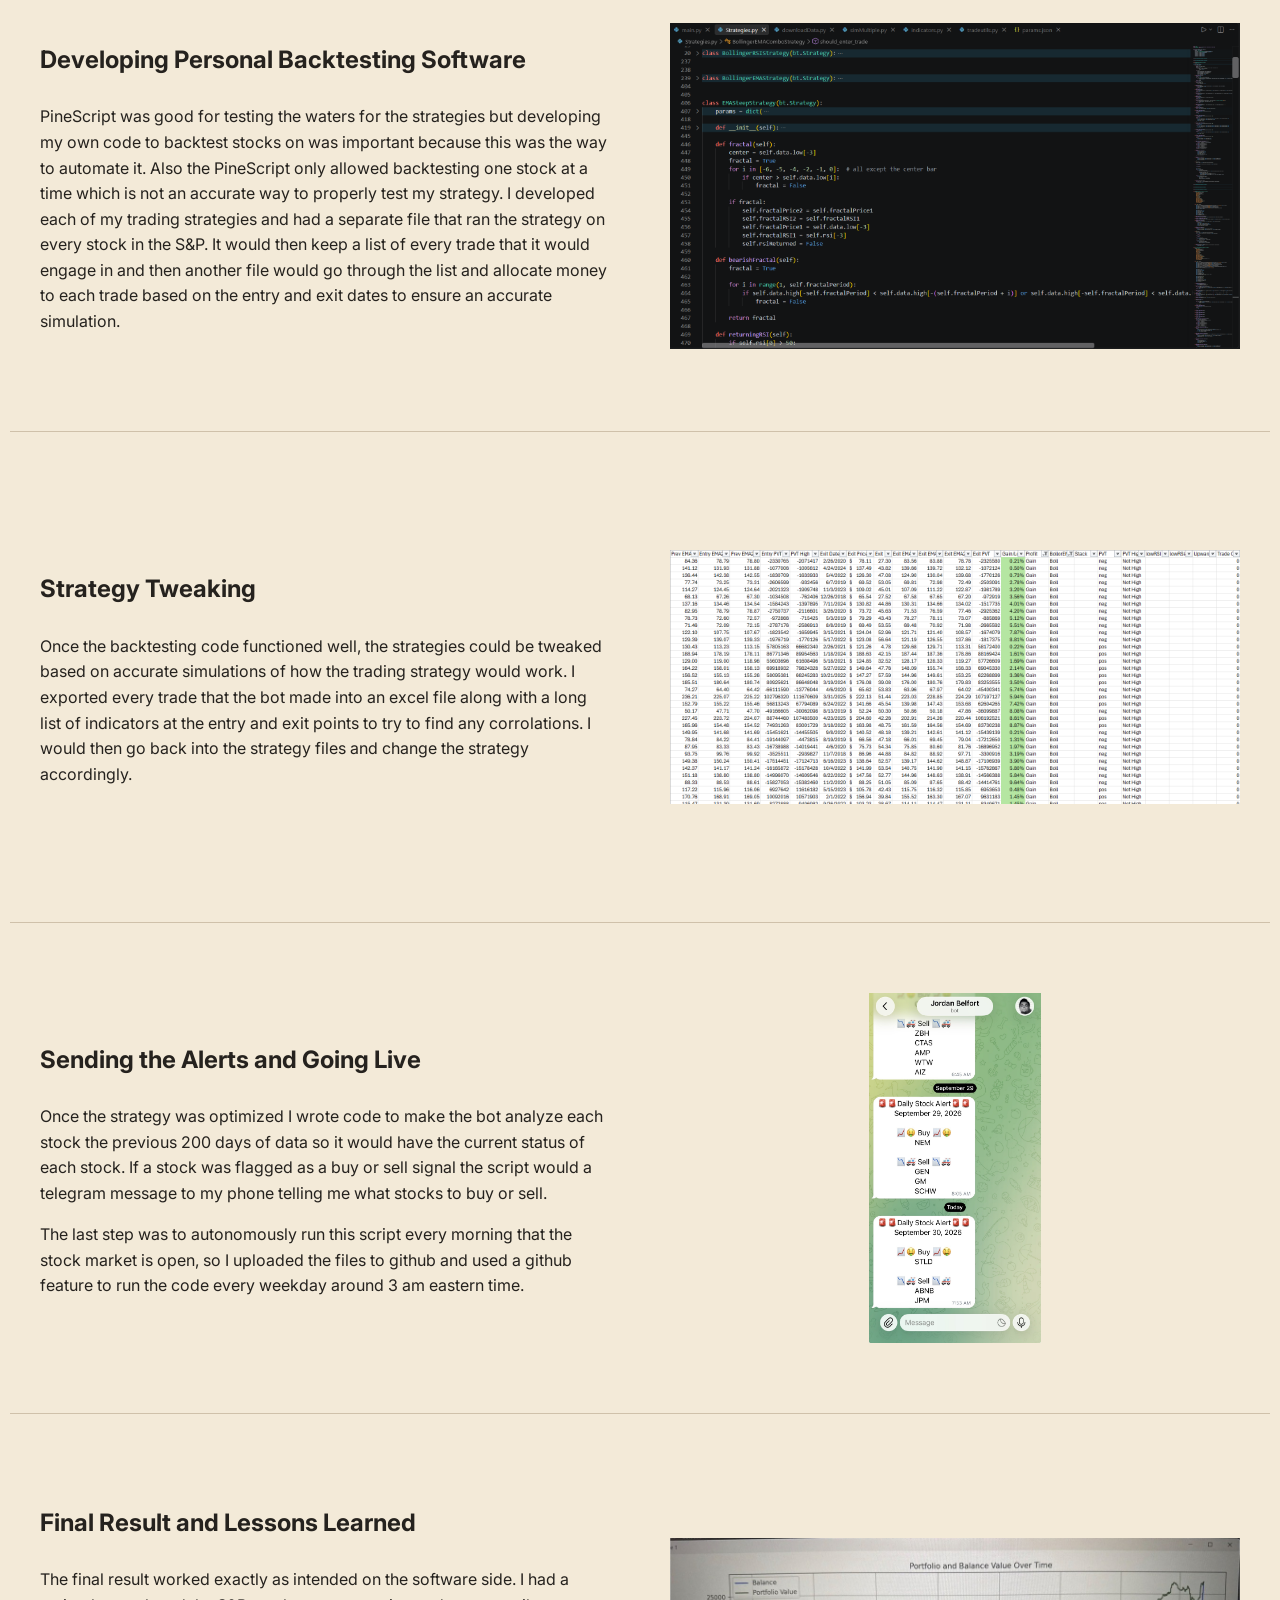
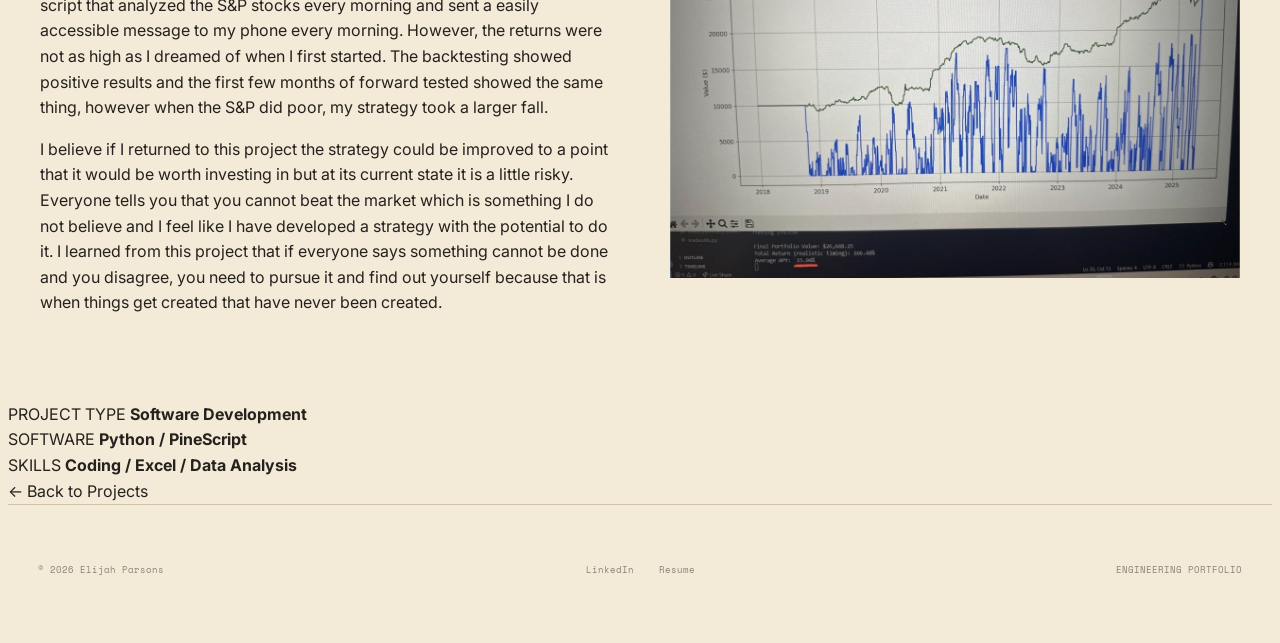
<file: projects/stocktrader.html>
<!DOCTYPE html>
<html lang="en">

<head>
    <meta charset="UTF-8">
    <meta name="viewport" content="width=device-width, initial-scale=1.0">

    <title>Stock Trading Bot | Elijah Parsons</title>

    <link rel="stylesheet" href="../css/style.css">

    <link rel="preconnect" href="https://fonts.googleapis.com">
    <link rel="preconnect" href="https://fonts.gstatic.com" crossorigin>

    <link href="https://fonts.googleapis.com/css2?family=Inter:wght@400;500;600;700;800&family=Space+Mono:wght@400;700&display=swap" rel="stylesheet">
</head>

<body>


<!-- =========================================================
     NAVIGATION
========================================================= -->

<header class="navbar">

    <div class="nav-container">

        <a href="../index.html" class="logo">
            <span class="logo-symbol">&lt;/&gt;</span>
            <span>Elijah Parsons</span>
        </a>

        <nav>
            <a href="../index.html">Home</a>
            <a href="../projects.html" class="active">Projects</a>
            <a href="../experience.html">Experience</a>
        </nav>

        <a href="../index.html#contact" class="nav-contact">
            Contact
        </a>

    </div>

</header>


<main>


<!-- =========================================================
     PROJECT HEADER
========================================================= -->

<section class="project-detail-hero">

    <div class="project-detail-header">

        <h1>
            Stock Trading Bot
        </h1>

        <p class="project-detail-intro">
            The goal of this project is to develop a software that analyzes every stock in the S&P or whatever index I decide, 
            and then send a message to my phone each morning to tell me what stocks I should buy or sell. Due to exponential
            gain, a small edge on the market can double or quadruple retirement by the time I am 65.
        </p>

        <p>
            <span>ROLE</span>
            <strong>Strategy Developer and Programmer</strong>
        </p>

        <p>
            <span>DATE</span>
            <strong>2024</strong>
        </p>

        <p>
            <span>TOOLS</span>
            <strong>Python, Libraries, PineScript</strong>
        </p>

    </div>

    <div class="project-detail-image">
        <img
            src="../images/traderresults.jpg"
            alt="Completed 3D printed 5x5 Rubik's Cube"
        >
    </div>

</section>


<!-- =========================================================
     01 — OVERVIEW
========================================================= -->

<section class="project-detail-section">

    <div class="project-detail-content">

        <h2>
            The Goal
        </h2>

        <p>
            There is technically infinite gain to be found in the stock market which is why I saw potential in it. The biggest
            reason people lose money when the engage in short term stock market trades is the emotions attached to each 
            trade. That is where I got the idea to completely remove the emotions attached and see if the mathematical edge
            could be found. I then wanted these decisions to be easy for me to access and execute.
        </p>

    </div>

</section>


<!-- =========================================================
     02 — GOALS / REQUIREMENTS
========================================================= -->

<section class="project-detail-section">

    <div class="project-detail-content">

        <h2>
            Developing the Strategy
        </h2>

        <p>
            To make a stock trading bot worth creating, a reliable trading strategy needs to be developed. I tested
            my trading strategies through TradingView using a programming language called PineScript. The software 
            allows trading strategies to be created and backtested easily on real data. There I would tweak parameters 
            and observe the entries and exits taking by the strategy.
        </p>

        <!-- Optional image for calculations / FEA / graphs -->

    </div>

    <div class="project-detail-image">

        <img
            src="../images/traderpinescript.png"
            alt="Engineering analysis"
        >

    </div>

</section>


<!-- =========================================================
     03 — DESIGN
========================================================= -->

<section class="project-detail-section">

    <div class="project-detail-content">

        <h2>
            Developing Personal Backtesting Software
        </h2>

        <p>
            PineScript was good for testing the waters for the strategies but developing my own code to backtest stocks 
            on was important because this was the way to automate it. Also the PineScript only allowed backtesting one 
            stock at a time which is not an accurate way to properly test my strategy. I developed each of my trading 
            strategies and had a separate file that ran the strategy on every stock in the S&P. It would then keep a list 
            of every trade that it would engage in and then another file would go through the list and allocate money 
            to each trade based on the entry and exit dates to ensure an accurate simulation.
        </p>

        <!-- Optional image for calculations / FEA / graphs -->

    </div>

    <div class="project-detail-image">

        <img
            src="../images/tradercode.png"
            alt="Engineering analysis"
        >

    </div>

</section>


<!-- =========================================================
     04 — 3D Modeling and Design
========================================================= -->

<section class="project-detail-section">

    <div class="project-detail-content">

        <h2>
            Strategy Tweaking
        </h2>

        <p>
            Once the backtesting code functioned well, the strategies could be tweaked based on accurate simulations of 
            how the trading strategy would work. I exported every trade that the bot made into an excel file along with 
            a long list of indicators at the entry and exit points to try to find any corrolations. I would then go back 
            into the strategy files and change the strategy accordingly.
        </p>

        <!-- Optional image for calculations / FEA / graphs -->

    </div>

    <div class="project-detail-image">

        <img
            src="../images/traderexcel.png"
            alt="Engineering analysis"
        >

    </div>

</section>


<!-- =========================================================
     05 — Mechanical Fabrication
========================================================= -->

<section class="project-detail-section">

    <div class="project-detail-content">

        <h2>
            Sending the Alerts and Going Live
        </h2>

        <p>
            Once the strategy was optimized I wrote code to make the bot analyze each stock the previous 200 days of 
            data so it would have the current status of each stock. If a stock was flagged as a buy or sell signal 
            the script would a telegram message to my phone telling me what stocks to buy or sell.
        </p>

        <p>
            The last step was to autonomously run this script every morning that the stock market is open, so I uploaded 
            the files to github and used a github feature to run the code every weekday around 3 am eastern time.
        </p>

        <!-- Optional image for calculations / FEA / graphs -->

    </div>

    <div class="project-detail-image">

        <img
            src="../images/tradermessage.jpg"
            alt="Engineering analysis"
        >

    </div>

</section>


<!-- =========================================================
     08 — Final Result and Lessons Learned
========================================================= -->

<section class="project-detail-section">

    <div class="project-detail-content">

        <h2>
            Final Result and Lessons Learned
        </h2>

        <p>
            The final result worked exactly as intended on the software side. I had a script that analyzed the S&P stocks 
            every morning and sent a easily accessible message to my phone every morning. However, the returns were not as high as 
            I dreamed of when I first started. The backtesting showed positive results and the first few months of forward 
            tested showed the same thing, however when the S&P did poor, my strategy took a larger fall.
        </p>

        <p>
            I believe if I returned to this project the strategy could be improved to a point that it would be worth investing 
            in but at its current state it is a little risky. Everyone tells you that you cannot beat the market which is 
            something I do not believe and I feel like I have developed a strategy with the potential to do it. I learned 
            from this project that if everyone says something cannot be done and you disagree, you need to pursue it and 
            find out yourself because that is when things get created that have never been created.
        </p>

        <!-- Optional image for calculations / FEA / graphs -->

    </div>

    <div class="project-detail-image">

        <img
            src="../images/traderresults.jpg"
            alt="Engineering analysis"
        >

    </div>

</section>


<!-- =========================================================
     PROJECT DETAILS
========================================================= -->

<section class="project-detail-info">

    <div>
        <span>PROJECT TYPE</span>
        <strong>Software Development</strong>
    </div>

    <div>
        <span>SOFTWARE</span>
        <strong>Python / PineScript</strong>
    </div>

    <div>
        <span>SKILLS</span>
        <strong>Coding / Excel / Data Analysis</strong>
    </div>

</section>


<!-- =========================================================
     NAVIGATION
========================================================= -->

<section class="project-detail-back">

    <a href="../projects.html">
        ← Back to Projects
    </a>

</section>


</main>


<!-- =========================================================
     FOOTER
========================================================= -->

<footer>

    <span>© 2026 Elijah Parsons</span>

    <div>
        <a href="https://www.linkedin.com/in/elijah-parsons-ba63a1383">LinkedIn</a>
        <a href="/images/Resume.pdf">Resume</a>
    </div>

    <span>ENGINEERING PORTFOLIO</span>

</footer>


</body>
</html>
</file>
<file: css/style.css>
css
/* =========================================================
   ENGINEERING PORTFOLIO
   Complete stylesheet
========================================================= */


/* =========================================================
   1. RESET / GLOBAL
========================================================= */

* {
    margin: 0;
    padding: 0;
    box-sizing: border-box;
}

html {
    scroll-behavior: smooth;
}

body {
    background: var(--background);
    color: var(--text);

    font-family: "Inter", Arial, sans-serif;

    line-height: 1.6;

    min-height: 100vh;
}

img {
    display: block;
    width: 100%;
}

a {
    color: inherit;
    text-decoration: none;
}

button,
a {
    -webkit-tap-highlight-color: transparent;
}


/* =========================================================
   2. VARIABLES
========================================================= */

:root {
    --background: #f3ead8;
    --surface: #f3ead8;
    --surface-2: #c3a98a;
    --border: #cfc1aa;
    --border-light: #b9a98f;

    --text: #25221e;
    --muted: #6f685e;
    --muted-dark: #8a8175;

    --accent: #a94f1c;
    --accent-bright: #c4632a;

    --max-width: 1200px;
}


/* =========================================================
   3. NAVIGATION
========================================================= */

.navbar {

    position: sticky;

    top: 0;

    z-index: 1000;

    width: 100%;

    background: rgba(243, 234, 216, 0.92);

    border-bottom: 1px solid var(--border);

    backdrop-filter: blur(12px);
}

.nav-container {

    width: 100%;

    max-width: var(--max-width);

    height: 76px;

    margin: 0 auto;

    padding: 0 30px;

    display: flex;

    align-items: center;

    justify-content: space-between;
}


/* Logo */

.logo {

    display: flex;

    align-items: center;

    gap: 12px;

    font-size: 15px;

    font-weight: 700;

    letter-spacing: -0.02em;
}

.logo-symbol {

    color: var(--accent);

    font-family: "Space Mono", monospace;

    font-size: 15px;
}


/* Navigation */

nav {

    display: flex;

    align-items: center;

    gap: 35px;
}

nav a {

    color: var(--muted);

    font-size: 13px;

    transition: color 0.2s ease;
}

nav a:hover {

    color: var(--text);
}

nav a.active {

    color: var(--text);
}


/* Contact button */

.nav-contact {

    padding: 9px 16px;

    border: 1px solid var(--border);

    color: var(--text);

    font-size: 12px;

    transition:
        border-color 0.2s ease,
        color 0.2s ease;
}

.nav-contact:hover {

    border-color: var(--accent);

    color: var(--accent);
}


/* =========================================================
   4. SHARED TYPOGRAPHY
========================================================= */

.eyebrow,
.section-number,
.project-type,
.experience-date {

    font-family: "Space Mono", monospace;

    letter-spacing: 0.08em;

    text-transform: uppercase;
}

.eyebrow {

    color: var(--accent);

    font-size: 11px;

    margin-bottom: 24px;
}

.section-number {

    color: var(--accent);

    font-size: 10px;
}

.section-heading {

    display: flex;

    align-items: flex-end;

    justify-content: space-between;

    gap: 40px;

    margin-bottom: 55px;
}

.section-heading h2 {

    margin-top: 15px;

    font-size: clamp(40px, 5vw, 64px);

    line-height: 0.95;

    letter-spacing: -0.055em;
}

.section-description {

    max-width: 410px;

    color: var(--muted);

    font-size: 14px;

    line-height: 1.8;
}

.section-link {

    color: var(--accent);

    font-family: "Space Mono", monospace;

    font-size: 10px;

    white-space: nowrap;
}

.section-link:hover {

    color: var(--accent-bright);
}


/* =========================================================
   5. BUTTONS
========================================================= */

.hero-buttons {

    display: flex;

    align-items: center;

    flex-wrap: wrap;

    gap: 12px;
}

.button {

    display: inline-flex;

    align-items: center;

    justify-content: center;

    padding: 14px 20px;

    font-size: 12px;

    font-weight: 600;

    transition:
        transform 0.2s ease,
        background 0.2s ease,
        border-color 0.2s ease;
}

.button-primary {

    background: var(--accent);

    color: #081018;
}

.button-primary:hover {

    background: var(--accent-bright);

    transform: translateY(-2px);
}

.button-secondary {

    border: 1px solid var(--border);

    color: var(--text);
}

.button-secondary:hover {

    border-color: var(--border-light);

    transform: translateY(-2px);
}


/* =========================================================
   6. HOME — HERO
========================================================= */

.hero {

    width: 100%;

    max-width: var(--max-width);

    min-height: 700px;

    margin: 0 auto;

    padding: 100px 30px;

    display: grid;

    grid-template-columns: 1.1fr 0.9fr;

    align-items: center;

    gap: 70px;
}

.hero-content {

    max-width: 650px;
}

.hero h1 {

    margin-bottom: 30px;

    font-size: clamp(55px, 7vw, 90px);

    line-height: 0.95;

    letter-spacing: -0.065em;
}

.hero h1 span {

    color: var(--muted);
}

.hero-description {

    max-width: 540px;

    margin-bottom: 38px;

    color: var(--muted);

    font-size: 17px;

    line-height: 1.8;
}


/* =========================================================
   7. HOME — BLUEPRINT GRAPHIC
========================================================= */

.hero-graphic {

    display: flex;

    align-items: center;

    justify-content: center;
}

.blueprint {

    position: relative;

    width: 420px;

    height: 420px;

    overflow: hidden;

    border: 1px solid #294050;

    background-color: #f3ead8;

    background-image:
        linear-gradient(
            rgba(169, 79, 28, 0.10) 1px,
            transparent 1px
        ),
        linear-gradient(
            90deg,
            rgba(169, 79, 28, 0.12) 1px,
            transparent 1px
        );

    background-size: 25px 25px;
}

.blueprint-grid {

    position: absolute;

    inset: 0;

    background-image:
        linear-gradient(
            rgba(109, 183, 255, 0.08) 1px,
            transparent 1px
        ),
        linear-gradient(
            90deg,
            rgba(109, 183, 255, 0.08) 1px,
            transparent 1px
        );

    background-size: 125px 125px;
}

.technical-circle {

    position: absolute;

    width: 220px;

    height: 220px;

    top: 50%;

    left: 50%;

    transform: translate(-50%, -50%);

    border: 1px solid var(--accent);

    border-radius: 50%;
}

.technical-circle::before {

    content: "";

    position: absolute;

    inset: 25px;

    border: 1px dashed var(--accent);

    border-radius: 50%;
}

.circle-inner {

    position: absolute;

    width: 65px;

    height: 65px;

    top: 50%;

    left: 50%;

    transform: translate(-50%, -50%);

    border: 1px solid var(--accent);

    border-radius: 50%;
}

.crosshair {

    position: absolute;

    background: rgba(109, 183, 255, 0.65);
}

.crosshair.horizontal {

    width: 100%;

    height: 1px;

    top: 50%;

    left: 0;
}

.crosshair.vertical {

    width: 1px;

    height: 100%;

    top: 0;

    left: 50%;
}

.blueprint-label {

    position: absolute;

    left: 20px;

    bottom: 18px;

    color: var(--accent);

    font-family: "Space Mono", monospace;

    font-size: 10px;
}


/* =========================================================
   8. HOME — FEATURED PROJECTS
========================================================= */

.section {

    width: 100%;

    max-width: var(--max-width);

    margin: 0 auto;

    padding: 120px 30px;
}

.featured-grid {

    display: grid;

    grid-template-columns: repeat(3, 1fr);

    gap: 20px;
}

.featured-project {

    display: block;

    overflow: hidden;

    background: var(--surface);

    border: 1px solid var(--border);

    transition:
        transform 0.25s ease,
        border-color 0.25s ease;
}

.featured-project:hover {

    transform: translateY(-5px);

    border-color: var(--border-light);
}

.featured-image {

    position: relative;

    height: 270px;

    overflow: hidden;

    background: var(--surface-2);
}

.featured-image img {

    width: 100%;

    height: 100%;

    object-fit: cover;

    transition: transform 0.5s ease;
}

.featured-project:hover .featured-image img {

    transform: scale(1.04);
}

.project-number {

    position: absolute;

    top: 18px;

    right: 18px;

    color: var(--accent);

    font-family: "Space Mono", monospace;

    font-size: 10px;
}

.featured-content {

    padding: 25px;
}

.project-type {

    color: var(--accent);

    font-size: 9px;
}

.featured-content h3 {

    margin: 12px 0;

    font-size: 22px;

    line-height: 1.1;

    letter-spacing: -0.035em;
}

.featured-content p {

    margin-bottom: 22px;

    color: var(--surface-2);

    font-size: 13px;

    line-height: 1.75;
}

.card-link {

    color: var(--accent);

    font-family: "Space Mono", monospace;

    font-size: 10px;
}

.card-link:hover {

    color: var(--accent-bright);
}


/* =========================================================
   9. HOME — EXPERIENCE PREVIEW
========================================================= */

.experience-preview {

    border-top: 1px solid var(--border);
}

.experience-list {

    border-top: 1px solid var(--border);
}

.experience-preview-item {

    display: grid;

    grid-template-columns: 200px 1fr 40px;

    align-items: center;

    gap: 40px;

    padding: 34px 0;

    border-bottom: 1px solid var(--border);

    transition:
        padding 0.2s ease,
        background 0.2s ease;
}

.experience-preview-item:hover {

    padding-left: 10px;
}

.experience-date {

    color: var(--accent);

    font-size: 10px;
}

.experience-info h3 {

    margin-bottom: 3px;

    font-size: 21px;

    letter-spacing: -0.02em;
}

.experience-info p {

    color: var(--muted);

    font-size: 13px;
}

.experience-info span {

    display: block;

    margin-top: 8px;

    color: var(--muted-dark);

    font-size: 11px;
}

.experience-arrow {

    color: var(--accent);

    font-size: 20px;
}


/* =========================================================
   10. HOME — ABOUT
========================================================= */

.about-preview {

    width: 100%;

    max-width: var(--max-width);

    margin: 0 auto;

    padding: 120px 30px;

    display: grid;

    grid-template-columns: 1fr 1fr;

    gap: 100px;

    border-top: 1px solid var(--border);
}

.about-preview h2 {

    margin-top: 20px;

    font-size: clamp(45px, 5vw, 65px);

    line-height: 0.95;

    letter-spacing: -0.055em;
}

.about-preview > div:last-child {

    padding-top: 25px;
}

.about-preview > div:last-child p {

    max-width: 560px;

    margin-bottom: 20px;

    color: var(--muted);

    font-size: 15px;

    line-height: 1.9;
}


/* =========================================================
   11. HOME — CONTACT
========================================================= */

.contact-section {

    padding: 140px 30px;

    text-align: center;

    border-top: 1px solid var(--border);
}

.contact-section h2 {

    margin: 25px 0 30px;

    font-size: clamp(55px, 8vw, 100px);

    line-height: 0.9;

    letter-spacing: -0.065em;
}

.contact-section > p:not(.section-number) {

    max-width: 500px;

    margin: 0 auto 35px;

    color: var(--muted);

    font-size: 14px;
}

.contact-button {

    display: inline-flex;

    align-items: center;

    gap: 20px;

    padding: 15px 22px;

    border: 1px solid var(--border);

    font-family: "Space Mono", monospace;

    font-size: 11px;

    transition:
        border-color 0.2s ease,
        color 0.2s ease;
}

.contact-button:hover {

    border-color: var(--accent);

    color: var(--accent);
}


/* =========================================================
   12. PAGE HEADERS
========================================================= */

.page-header {

    width: 100%;

    max-width: var(--max-width);

    margin: 0 auto;

    padding: 120px 30px 90px;

    border-bottom: 1px solid var(--border);
}

.page-header h1 {

    margin: 25px 0 35px;

    font-size: clamp(65px, 9vw, 115px);

    line-height: 0.88;

    letter-spacing: -0.07em;
}

.page-header h1 span {

    color: var(--muted);
}

.page-header > p:last-child {

    max-width: 600px;

    color: var(--muted);

    font-size: 15px;

    line-height: 1.85;
}


/* =========================================================
   13. PROJECTS PAGE
========================================================= */

.project-collection {

    width: 100%;

    max-width: var(--max-width);

    margin: 0 auto;

    padding: 80px 30px 140px;
}

.project-row {
    display: grid;
    grid-template-columns: 42% 58%;
    align-items: center;
    min-height: 380px;
    border-top: 1px solid var(--border);
    transition: padding 0.25s ease;
}

.project-row:last-child {

    border-bottom: 1px solid var(--border);
}

.project-row:hover {

    padding-left: 8px;
}

.project-row-image {
    height: 320px;
    overflow: hidden;
    background: var(--surface-2);
}

.project-row-image img {
    width: 100%;
    height: 100%;
    object-fit: contain;
    transition: transform 0.5s ease;
}

.project-row:hover .project-row-image img {

    transform: scale(1.03);
}

.project-row-content {

    padding: 60px 50px;

    display: flex;

    flex-direction: column;

    align-items: flex-start;
}

.project-row-number {

    margin-bottom: 30px;

    color: var(--muted-dark);

    font-family: "Space Mono", monospace;

    font-size: 11px;
}

.project-row-content h2 {

    margin: 14px 0 20px;

    font-size: 38px;

    line-height: 1.05;

    letter-spacing: -0.045em;
}

.project-row-content p {

    max-width: 530px;

    margin-bottom: 25px;

    color: var(--muted);

    font-size: 14px;

    line-height: 1.85;
}


/* Tags */

.tags {

    display: flex;

    flex-wrap: wrap;

    gap: 7px;

    margin-bottom: 25px;
}

.tags span {

    padding: 5px 8px;

    border: 1px solid var(--border);

    color: #aab2b9;

    font-family: "Space Mono", monospace;

    font-size: 9px;
}

.project-row-content .card-link {

    margin-top: auto;
}


/* =========================================================
   14. EXPERIENCE PAGE
========================================================= */

.experience-collection {

    width: 100%;

    max-width: var(--max-width);

    margin: 0 auto;

    padding: 80px 30px 140px;
}

.experience-card {

    padding: 50px 0;

    border-top: 1px solid var(--border);
}

.experience-card:last-child {

    border-bottom: 1px solid var(--border);
}

.experience-card-header {

    display: flex;

    align-items: center;

    justify-content: space-between;

    margin-bottom: 40px;
}

.experience-card-body {

    display: grid;

    grid-template-columns: 35% 65%;

    gap: 60px;
}

.experience-image {

    height: 350px;

    overflow: hidden;

    background: #11171d;
}

.experience-image img {

    width: 100%;

    height: 100%;

    object-fit: cover;
}

.experience-details h2 {

    margin-bottom: 7px;

    font-size: 38px;

    line-height: 1;

    letter-spacing: -0.045em;
}

.experience-details h3 {

    margin-bottom: 25px;

    color: var(--muted);

    font-size: 14px;

    font-weight: 500;
}

.experience-details > p {

    max-width: 650px;

    margin-bottom: 25px;

    color: var(--muted);

    font-size: 14px;

    line-height: 1.85;
}

.experience-details ul {

    margin: 0 0 25px 18px;

    color: var(--muted);

    font-size: 13px;

    line-height: 2;
}


/* =========================================================
   15. FOOTER
========================================================= */

footer {

    min-height: 80px;

    padding: 25px 30px;

    border-top: 1px solid var(--border);

    display: flex;

    align-items: center;

    justify-content: space-between;

    gap: 20px;

    color: var(--muted-dark);

    font-family: "Space Mono", monospace;

    font-size: 9px;
}

footer div {

    display: flex;

    align-items: center;

    gap: 25px;
}

footer a:hover {

    color: var(--text);
}


/* =========================================================
   16. TABLET
========================================================= */

@media (max-width: 900px) {

    .hero {

        grid-template-columns: 1fr;

        min-height: auto;

        padding-top: 80px;

        padding-bottom: 100px;
    }

    .hero-graphic {

        justify-content: flex-start;
    }

    .featured-grid {

        grid-template-columns: 1fr;
    }

    .about-preview {

        grid-template-columns: 1fr;

        gap: 40px;
    }

    .experience-card-body {

        grid-template-columns: 1fr;

        gap: 35px;
    }

    .experience-image {

        height: 300px;
    }
}


/* =========================================================
   17. MOBILE
========================================================= */

@media (max-width: 600px) {

    /* Navigation */

    .nav-container {

        height: 68px;

        padding: 0 20px;
    }

    nav {

        display: none;
    }

    .nav-contact {

        display: none;
    }


    /* Hero */

    .hero {

        padding: 70px 20px 90px;

        gap: 60px;
    }

    .hero h1 {

        font-size: 52px;
    }

    .hero-description {

        font-size: 15px;
    }

    .blueprint {

        width: 100%;

        max-width: 420px;

        height: 330px;
    }

    .technical-circle {

        width: 175px;

        height: 175px;
    }


    /* Sections */

    .section {

        padding: 90px 20px;
    }

    .section-heading {

        display: block;

        margin-bottom: 45px;
    }

    .section-link {

        display: inline-block;

        margin-top: 25px;
    }


    /* Featured projects */

    .featured-image {

        height: 240px;
    }


    /* Experience */

    .experience-preview-item {

        grid-template-columns: 1fr 30px;

        gap: 10px;
    }

    .experience-date {

        grid-column: 1 / -1;

        margin-bottom: 5px;
    }

    .experience-info h3 {

        font-size: 18px;
    }


    /* About */

    .about-preview {

        padding: 90px 20px;
    }

    .about-preview h2 {

        font-size: 45px;
    }


    /* Contact */

    .contact-section {

        padding: 100px 20px;
    }

    .contact-section h2 {

        font-size: 55px;
    }


    /* Page headers */

    .page-header {

        padding: 80px 20px 60px;
    }

    .page-header h1 {

        font-size: 65px;
    }


    /* Project collection */

    .project-collection {

        padding: 50px 20px 90px;
    }

    .project-row {

        min-height: auto;
    }

    .project-row-image {

        min-height: 250px;

        height: 250px;
    }

    .project-row-content {

        padding: 40px 0;
    }

    .project-row-content h2 {

        font-size: 30px;
    }


    /* Experience collection */

    .experience-collection {

        padding: 50px 20px 90px;
    }

    .experience-card {

        padding: 40px 0;
    }

    .experience-card-header {

        align-items: flex-start;

        gap: 20px;
    }

    .experience-image {

        height: 250px;
    }

    .experience-details h2 {

        font-size: 30px;
    }


    /* Footer */

    footer {

        flex-direction: column;

        justify-content: center;

        text-align: center;

        padding: 30px 20px;
    }
}

/* PROJECTS PAGE — CARD GRID */

.project-collection {
    display: grid;
    grid-template-columns: repeat(3, minmax(0, 1fr));
    gap: 24px;
    align-items: start;
}

.project-row {
    display: block;
    min-height: 0;
    border: 1px solid var(--border);
    padding: 0;
}

.project-row:hover {
    padding-left: 0;
    transform: translateY(-4px);
}

.project-row-image {
    height: 250px;
    min-height: 0;
    overflow: hidden;
}

.project-row-image img {
    width: 100%;
    height: 100%;
    object-fit: cover;
}

.project-row-content {
    padding: 24px;
}

.project-row-number {
    margin-bottom: 15px;
}

/* Tablet: two cards per row */
@media (max-width: 900px) {
    .project-collection {
        grid-template-columns: repeat(2, minmax(0, 1fr));
    }
}

/* Phone: one card per row */
@media (max-width: 600px) {
    .project-collection {
        grid-template-columns: 1fr;
    }

    .project-row-image {
        height: 250px;
    }

    .project-row-content {
        padding: 24px;
    }
}

/* ABOUT ME — HEADING ABOVE IMAGE AND TEXT */

.about-preview {
    display: block;
}

.about-heading {
    margin-bottom: 35px;
}

.about-content {
    display: grid;
    grid-template-columns: 1fr 1fr;
    gap: 50px;
    align-items: center;
}

.about-image {
    width: 100%;
    max-width: 500px;
}

.about-image img {
    width: 100%;
    height: auto;
    display: block;
    object-fit: cover;
}

.about-description p {
    color: var(--muted);
    font-size: 15px;
    line-height: 1.9;
}

/* Mobile */
@media (max-width: 700px) {
    .about-content {
        grid-template-columns: 1fr;
        gap: 25px;
    }

    .about-image {
        max-width: 100%;
    }
}

/* INDIVIDUAL PROJECT PAGE — INTRO + IMAGE */

.project-detail-hero {
    width: 100%;
    max-width: 1200px;
    margin: 0 auto;
    padding: 100px 30px 70px;

    display: grid;
    grid-template-columns: 1fr 1fr;
    align-items: center;
    gap: 60px;
}

.project-detail-header {
    padding: 0;
}

.project-detail-header h1 {
    font-size: clamp(40px, 5vw, 65px);
    line-height: 1.05;
    margin: 20px 0 25px;
}

.project-detail-intro {
    color: var(--muted);
    font-size: 15px;
    line-height: 1.9;
}

.project-detail-image {
    width: 100%;
    height: 400px;
    overflow: hidden;
    background: var(--surface);
}

.project-detail-image img {
    width: 100%;
    height: 100%;
    object-fit: contain;
}

/* MOBILE */
@media (max-width: 700px) {
    .project-detail-hero {
        grid-template-columns: 1fr;
        gap: 30px;
        padding: 70px 20px 50px;
    }

    .project-detail-image {
        height: 300px;
    }
}

/* INDIVIDUAL PROJECT SECTIONS */

.project-detail-section {
    display: grid;
    grid-template-columns: 1fr 1fr;
    align-items: center;
    gap: 60px;

    width: 100%;
    max-width: 1200px;
    margin: 0 auto;
    padding: 70px 30px;

    border-top: 1px solid var(--border);
}

/* Text column */
.project-detail-content {
    min-width: 0;
}

.project-detail-content h2 {
    margin-bottom: 25px;
}

/* Image column */
.project-detail-section .project-detail-image {
    width: 100%;
    height: 350px;
    overflow: hidden;
    background: var(--surface);
}

.project-detail-section .project-detail-image img {
    width: 100%;
    height: 100%;
    object-fit: contain;
}

/* Mobile layout */
@media (max-width: 700px) {
    .project-detail-section {
        grid-template-columns: 1fr;
        gap: 30px;
        padding: 50px 20px;
    }

    .project-detail-section .project-detail-image {
        height: 280px;
    }
}

/* =========================================================
   FINAL IMAGE SETTINGS
   ========================================================= */

img { border: none !important; }

/* HOMEPAGE HERO — fills the box and may crop */
.hero-image { width: 100%; height: 100%; overflow: hidden; }
.hero-image img { width: 100%; height: 100%; object-fit: cover !important; display: block; border: none !important; }

/* PROJECT CARD IMAGES — show the entire picture */
.project-row-image { overflow: hidden; background: var(--surface-2); }
.project-row-image img { width: 100%; height: 100%; object-fit: contain !important; display: block; border: none !important; }
.project-row:hover .project-row-image img { transform: none; }

/* FEATURED PROJECT IMAGES — show the entire picture */
.featured-image { overflow: hidden; background: var(--surface-2); }
.featured-image img { width: 100%; height: 100%; object-fit: contain !important; display: block; border: none !important; }

/* INDIVIDUAL PROJECT IMAGES — show the entire picture */
.project-detail-image { overflow: hidden; background: transparent; }
.project-detail-image img { width: 100%; height: 100%; object-fit: contain !important; display: block; border: none !important; }

/* EXPERIENCE IMAGES — show the entire picture */
.experience-image { overflow: hidden; background: transparent; }
.experience-image img { width: 100%; height: 100%; object-fit: contain !important; display: block; border: none !important; }

/* ABOUT IMAGE — show the entire picture */
.about-image { overflow: hidden; }
.about-image img { width: 100%; height: auto; object-fit: contain !important; display: block; border: none !important; }

/* IMAGE FRAME — show the entire picture */
.image-frame { border: none !important; overflow: hidden; max-width: 100%; max-height: 100%; }
.image-frame img { display: block; width: 100%; height: 100%; object-fit: contain !important; border: none !important; }
</file>
